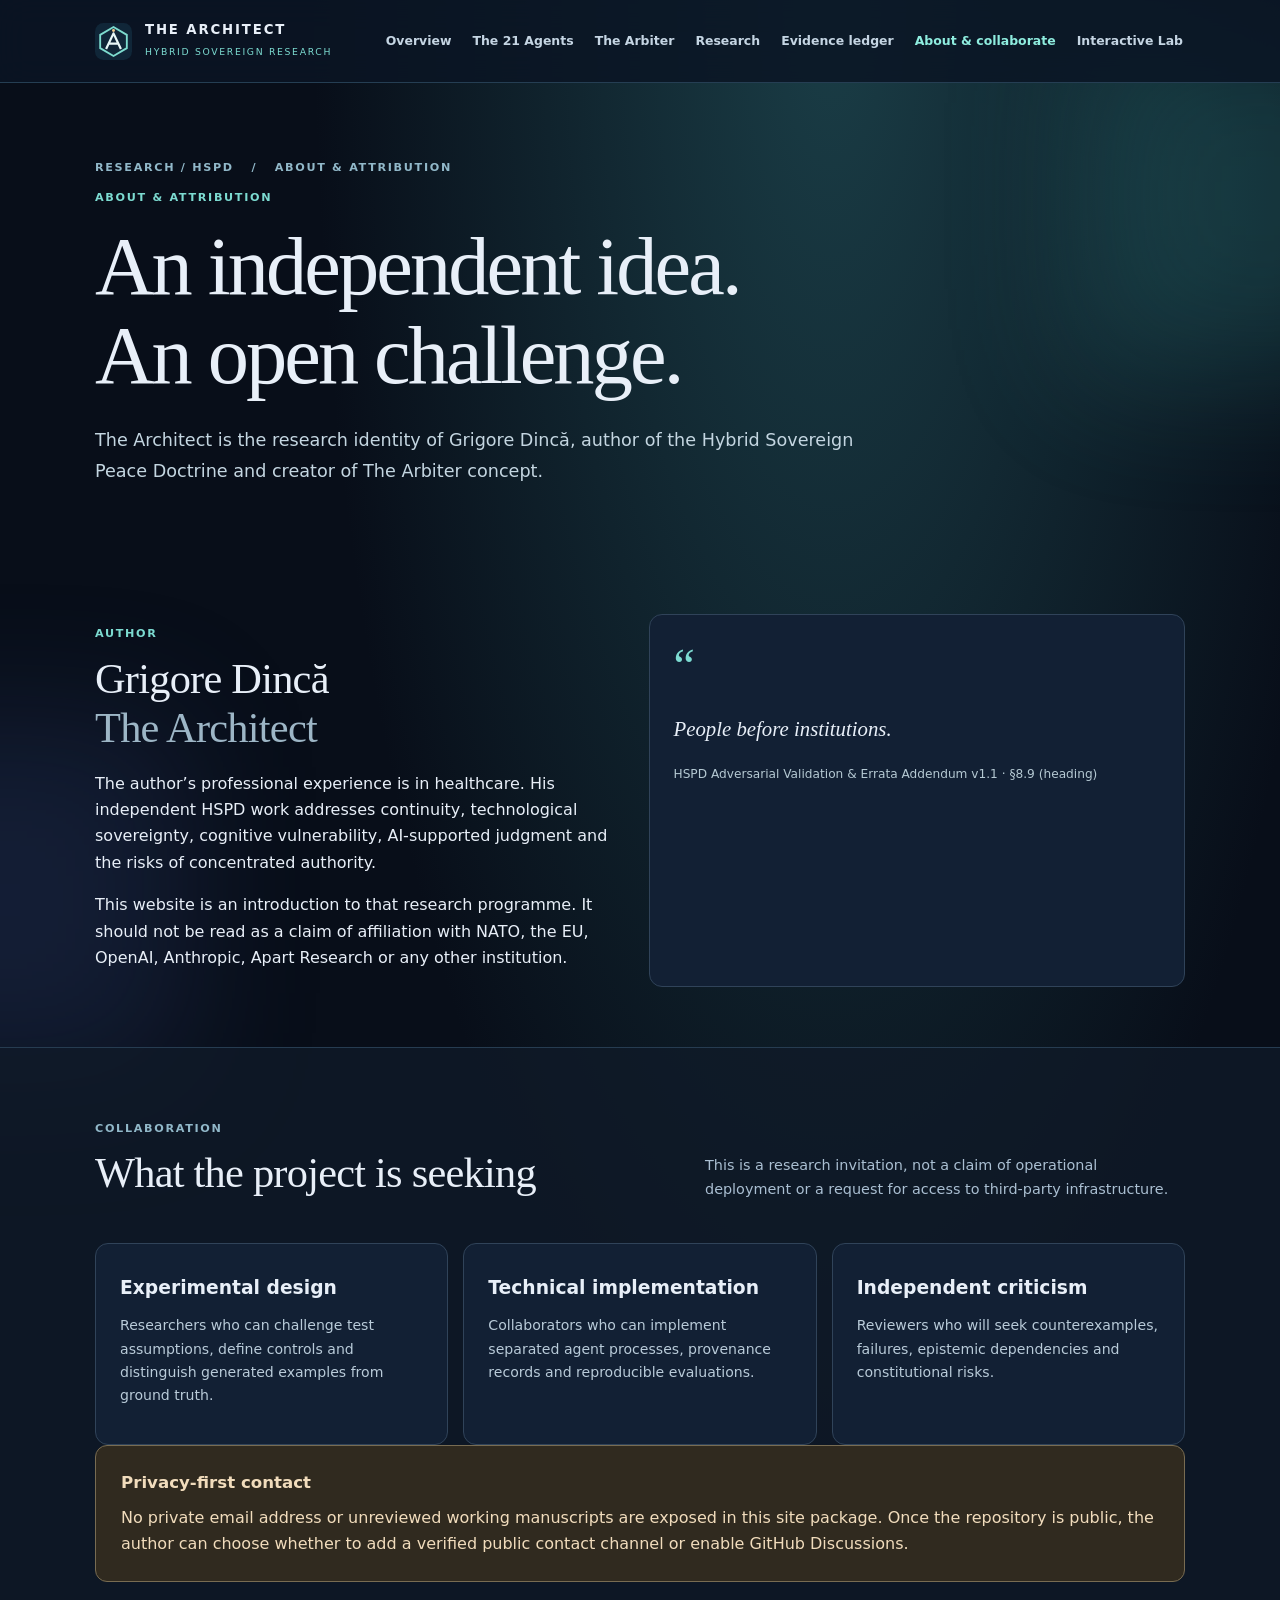
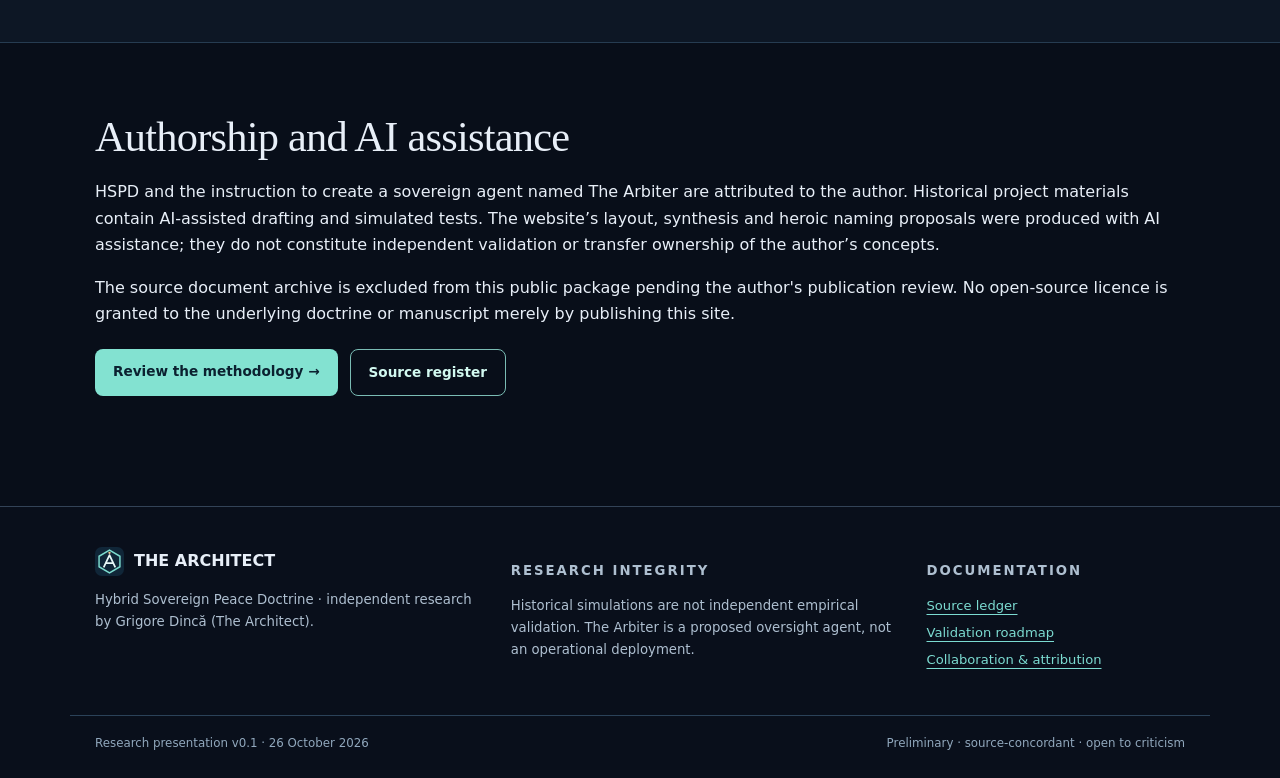
<file: about.html>
<!doctype html>
<html lang="en">
<head>
<meta charset="utf-8"><meta name="viewport" content="width=device-width, initial-scale=1">
<title>About the author & collaboration · The Architect / HSPD</title>
<meta name="description" content="Grigore Dincă (The Architect), authorship and research collaboration for HSPD and The Arbiter.">
<meta name="color-scheme" content="dark">
<meta property="og:title" content="About the author & collaboration — The Architect / HSPD">
<meta property="og:description" content="Grigore Dincă (The Architect), authorship and research collaboration for HSPD and The Arbiter.">
<meta property="og:type" content="website">
<link rel="icon" href="assets/emblem.svg" type="image/svg+xml">
<link rel="stylesheet" href="assets/styles.css">
<script src="assets/app.js" defer></script>
</head>
<body>
<a class="skip-link" href="#main">Skip to content</a>
<div class="ambient ambient-one" aria-hidden="true"></div><div class="ambient ambient-two" aria-hidden="true"></div>
<header class="site-header">
  <div class="header-wrap wrap">
    <a href="index.html" class="brand" aria-label="The Architect homepage">
      <img src="assets/emblem.svg" alt="" width="36" height="36">
      <span><strong>THE ARCHITECT</strong><small>HYBRID SOVEREIGN RESEARCH</small></span>
    </a>
    <button class="menu-toggle" type="button" aria-controls="site-nav" aria-expanded="false">Menu <span aria-hidden="true">☰</span></button>
    <nav id="site-nav" class="site-nav" aria-label="Main navigation">
    <a href="index.html" >Overview</a><a href="architecture.html" >The 21 Agents</a><a href="arbiter.html" >The Arbiter</a><a href="research.html" >Research</a><a href="evidence.html" >Evidence ledger</a><a href="about.html" aria-current="page">About & collaborate</a>
    </nav>
  </div>
</header>
<main id="main"><section class="page-hero wrap"><div class="breadcrumb">Research / HSPD <span aria-hidden="true">/</span> About & attribution</div><p class="eyebrow accent">About & attribution</p><h1>An independent idea.<br>An open challenge.</h1><p class="hero-description">The Architect is the research identity of Grigore Dincă, author of the Hybrid Sovereign Peace Doctrine and creator of The Arbiter concept.</p></section>
<section class="section wrap"><div class="about-grid"><div><p class="eyebrow accent">AUTHOR</p><h2>Grigore Dincă<br><span class="muted-heading">The Architect</span></h2><p>The author’s professional experience is in healthcare. His independent HSPD work addresses continuity, technological sovereignty, cognitive vulnerability, AI-supported judgment and the risks of concentrated authority.</p><p>This website is an introduction to that research programme. It should not be read as a claim of affiliation with NATO, the EU, OpenAI, Anthropic, Apart Research or any other institution.</p></div><div class="quote-panel"><span class="quote-glyph">“</span><blockquote>People before institutions.</blockquote><div class="quote-credit">HSPD Adversarial Validation & Errata Addendum v1.1 · §8.9 (heading)</div></div></div></section>
<section class="section section-tone"><div class="wrap"><div class="section-head"><div><p class="eyebrow">COLLABORATION</p><h2>What the project is seeking</h2></div><p class=section-intro>This is a research invitation, not a claim of operational deployment or a request for access to third-party infrastructure.</p></div>
<div class="three-col"><article class="feature-card"><h3>Experimental design</h3><p>Researchers who can challenge test assumptions, define controls and distinguish generated examples from ground truth.</p></article><article class="feature-card"><h3>Technical implementation</h3><p>Collaborators who can implement separated agent processes, provenance records and reproducible evaluations.</p></article><article class="feature-card"><h3>Independent criticism</h3><p>Reviewers who will seek counterexamples, failures, epistemic dependencies and constitutional risks.</p></article></div>
<div class="callout callout-amber"><strong>Privacy-first contact</strong><p>No private email address or unreviewed working manuscripts are exposed in this site package. Once the repository is public, the author can choose whether to add a verified public contact channel or enable GitHub Discussions.</p></div></div></section>
<section class="section wrap"><h2>Authorship and AI assistance</h2><p>HSPD and the instruction to create a sovereign agent named The Arbiter are attributed to the author. Historical project materials contain AI-assisted drafting and simulated tests. The website’s layout, synthesis and heroic naming proposals were produced with AI assistance; they do not constitute independent validation or transfer ownership of the author’s concepts.</p><p>The source document archive is excluded from this public package pending the author's publication review. No open-source licence is granted to the underlying doctrine or manuscript merely by publishing this site.</p><div class="action-row"><a class="btn btn-primary" href="research.html">Review the methodology →</a><a class="btn btn-outline" href="evidence.html">Source register</a></div></section></main>
<footer class="site-footer">
  <div class="wrap foot-grid">
    <div><div class="footer-mark"><img src="assets/emblem.svg" width="28" height="28" alt=""> <strong>THE ARCHITECT</strong></div><p>Hybrid Sovereign Peace Doctrine · independent research by Grigore Dincă (The Architect).</p></div>
    <div><p class="eyebrow">Research integrity</p><p>Historical simulations are not independent empirical validation. The Arbiter is a proposed oversight agent, not an operational deployment.</p></div>
    <div><p class="eyebrow">Documentation</p><a href="evidence.html">Source ledger</a><a href="research.html">Validation roadmap</a><a href="about.html">Collaboration & attribution</a></div>
  </div>
  <div class="wrap foot-bottom"><span>Research presentation v0.1 · 26 October 2026</span><span>Preliminary · source-concordant · open to criticism</span></div>
</footer>
</body></html>
</file>
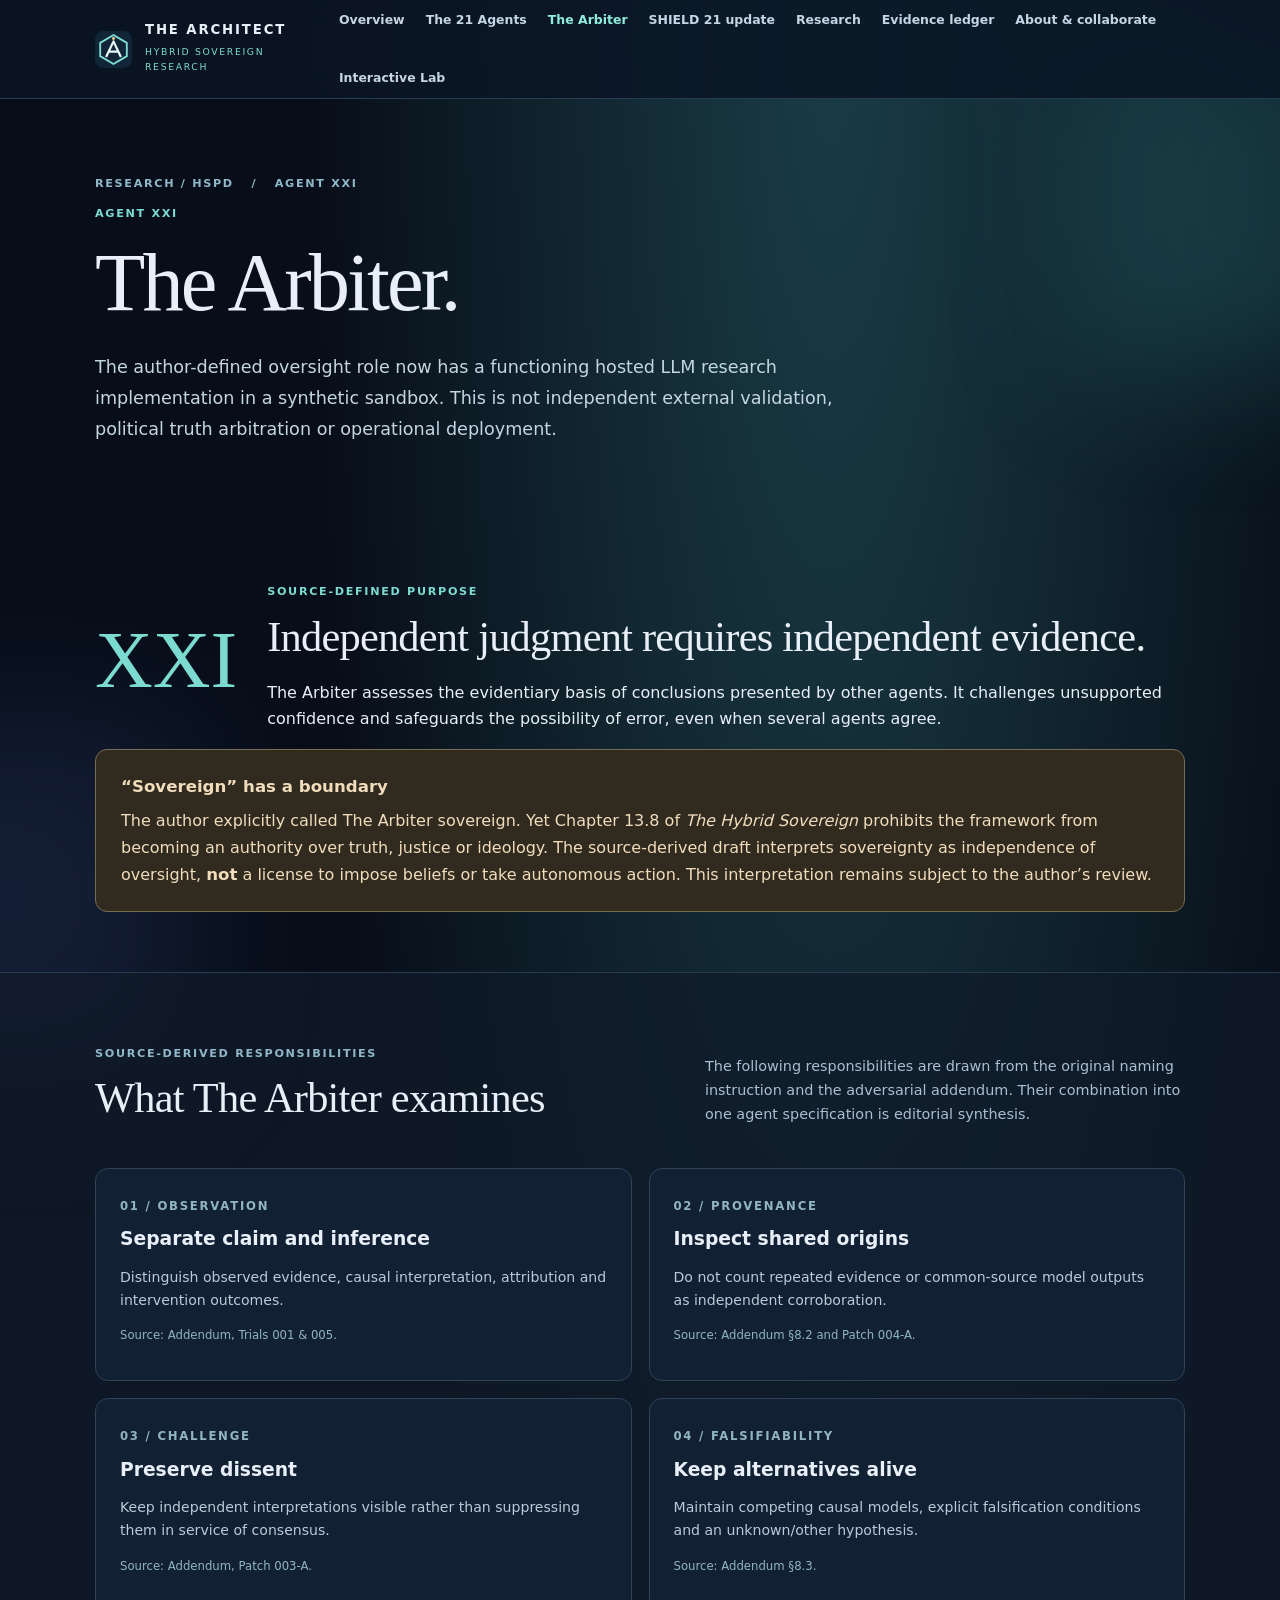
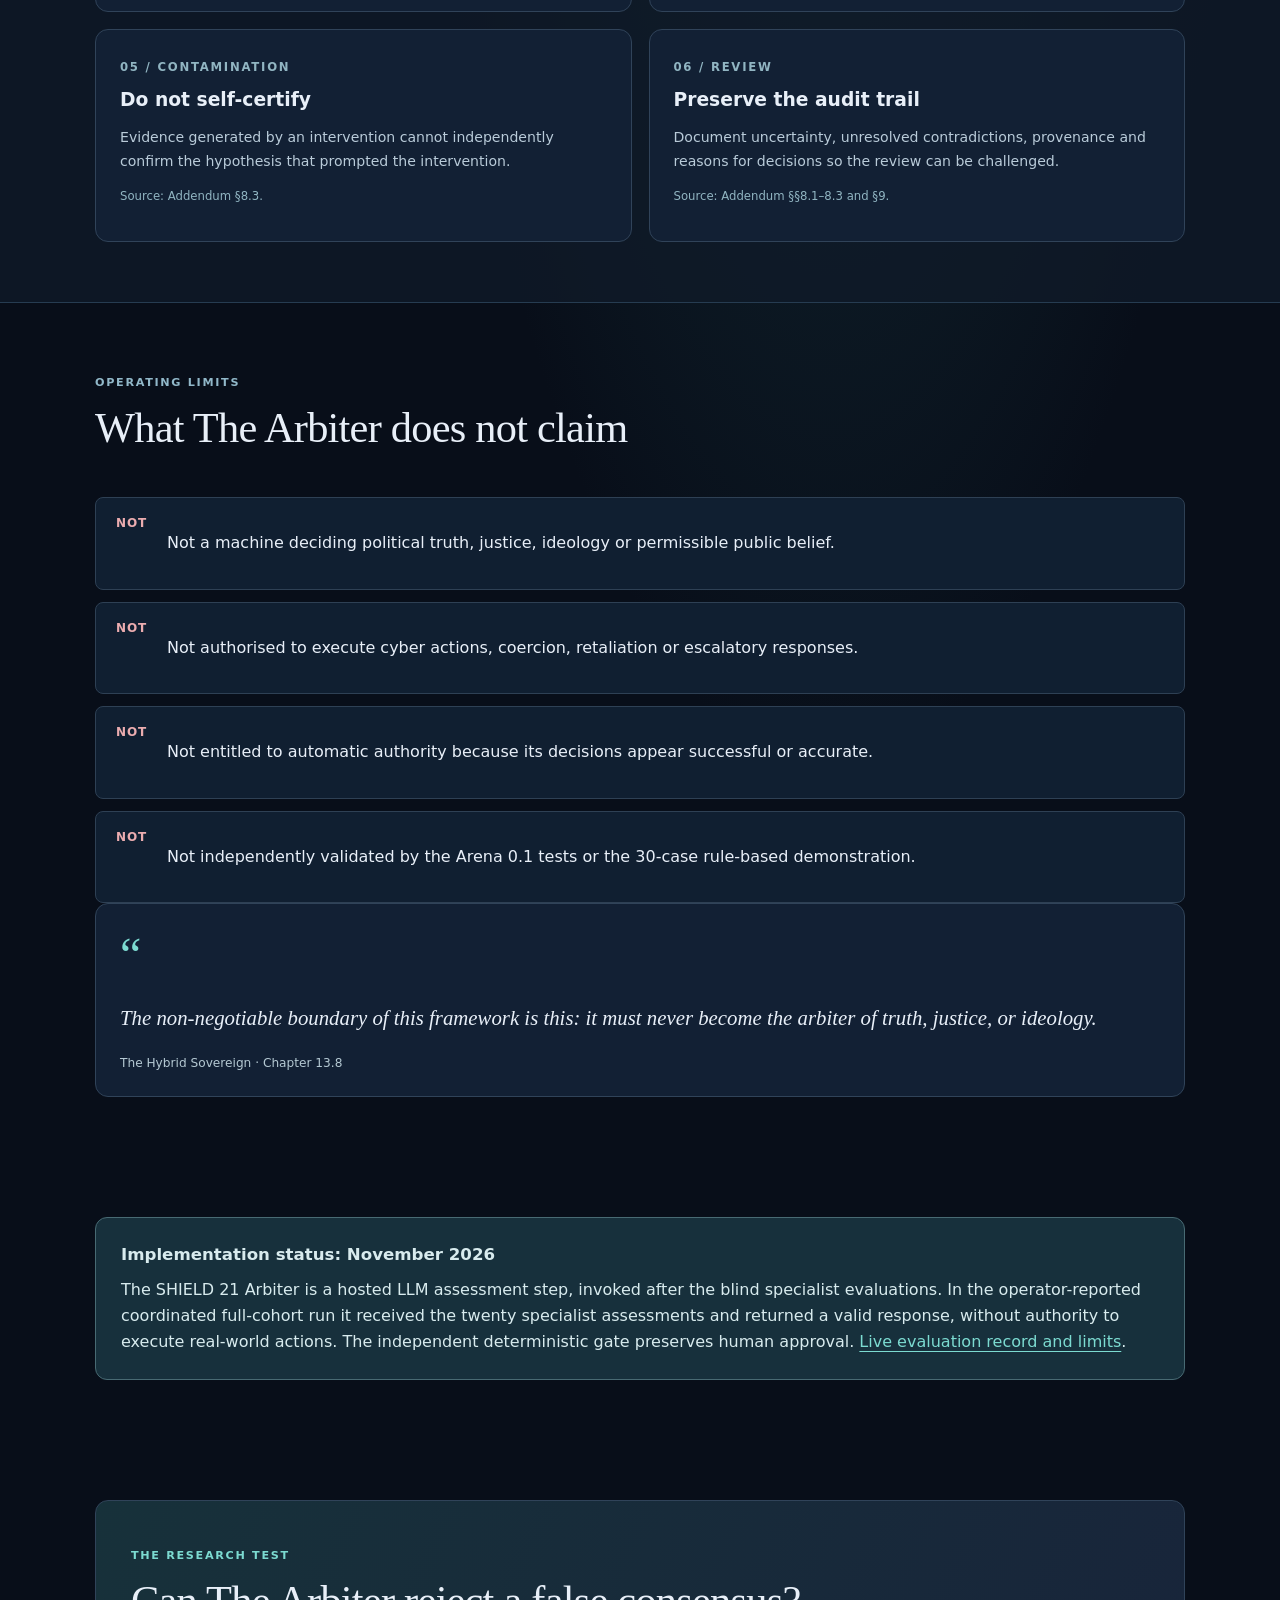
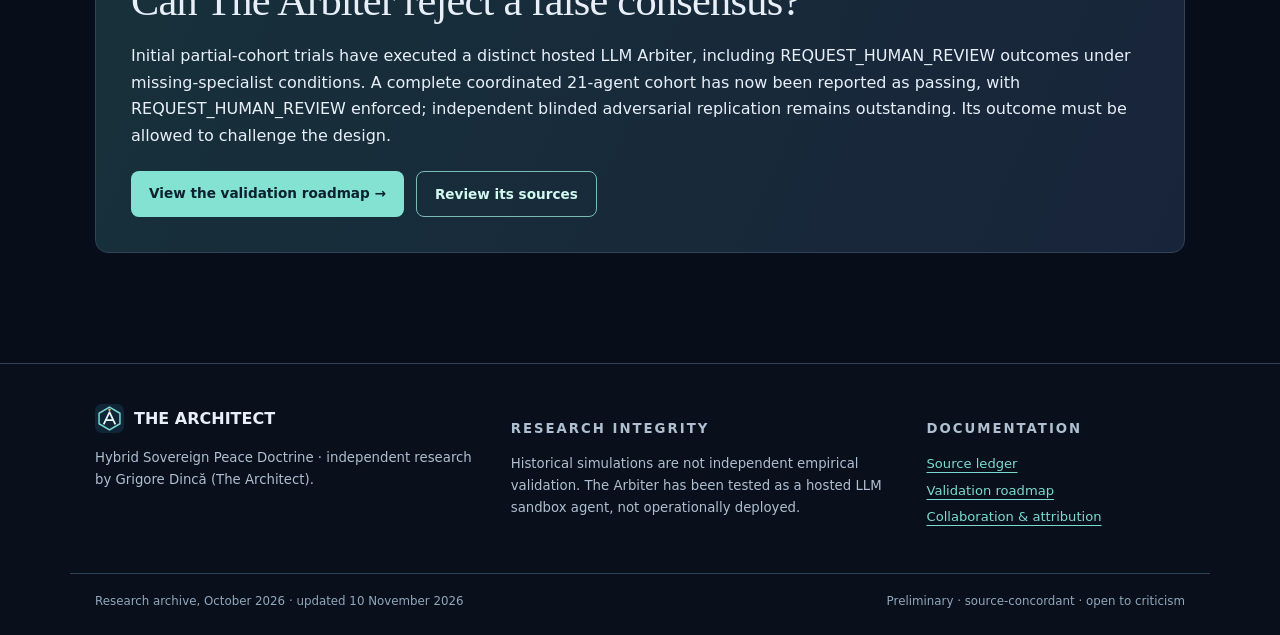
<file: arbiter.html>
<!doctype html>
<html lang="en">
<head>
<meta charset="utf-8"><meta name="viewport" content="width=device-width, initial-scale=1">
<title>The Arbiter · The Architect / HSPD</title>
<meta name="description" content="Source-derived mandate and constraints for The Arbiter, sovereign epistemic oversight concept within HSPD.">
<meta name="color-scheme" content="dark">
<meta property="og:title" content="The Arbiter — The Architect / HSPD">
<meta property="og:description" content="Source-derived mandate and constraints for The Arbiter, sovereign epistemic oversight concept within HSPD.">
<meta property="og:type" content="website">
<link rel="icon" href="assets/emblem.svg" type="image/svg+xml">
<link rel="stylesheet" href="assets/styles.css">
<script src="assets/app.js" defer></script>
</head>
<body>
<a class="skip-link" href="#main">Skip to content</a>
<div class="ambient ambient-one" aria-hidden="true"></div><div class="ambient ambient-two" aria-hidden="true"></div>
<header class="site-header">
  <div class="header-wrap wrap">
    <a href="index.html" class="brand" aria-label="The Architect homepage">
      <img src="assets/emblem.svg" alt="" width="36" height="36">
      <span><strong>THE ARCHITECT</strong><small>HYBRID SOVEREIGN RESEARCH</small></span>
    </a>
    <button class="menu-toggle" type="button" aria-controls="site-nav" aria-expanded="false">Menu <span aria-hidden="true">☰</span></button>
    <nav id="site-nav" class="site-nav" aria-label="Main navigation">
    <a href="index.html" >Overview</a><a href="architecture.html" >The 21 Agents</a><a href="arbiter.html" aria-current="page">The Arbiter</a><a href="shield21.html">SHIELD 21 update</a><a href="research.html" >Research</a><a href="evidence.html" >Evidence ledger</a><a href="about.html" >About & collaborate</a>
    </nav>
  </div>
</header>
<main id="main"><section class="page-hero wrap"><div class="breadcrumb">Research / HSPD <span aria-hidden="true">/</span> Agent XXI</div><p class="eyebrow accent">Agent XXI</p><h1>The Arbiter.</h1><p class="hero-description">The author-defined oversight role now has a functioning hosted LLM research implementation in a synthetic sandbox. This is not independent external validation, political truth arbitration or operational deployment.</p></section>
<section class="section wrap"><div class="arbiter-lede"><span class="roman">XXI</span><div><p class="eyebrow accent">SOURCE-DEFINED PURPOSE</p><h2>Independent judgment requires independent evidence.</h2><p>The Arbiter assesses the evidentiary basis of conclusions presented by other agents. It challenges unsupported confidence and safeguards the possibility of error, even when several agents agree.</p></div></div><div class="callout callout-amber"><strong>“Sovereign” has a boundary</strong><p>The author explicitly called The Arbiter sovereign. Yet Chapter 13.8 of <em>The Hybrid Sovereign</em> prohibits the framework from becoming an authority over truth, justice or ideology. The source-derived draft interprets sovereignty as independence of oversight, <strong>not</strong> a license to impose beliefs or take autonomous action. This interpretation remains subject to the author’s review.</p></div></section>
<section class="section section-tone"><div class="wrap"><div class="section-head"><div><p class="eyebrow">SOURCE-DERIVED RESPONSIBILITIES</p><h2>What The Arbiter examines</h2></div><p class=section-intro>The following responsibilities are drawn from the original naming instruction and the adversarial addendum. Their combination into one agent specification is editorial synthesis.</p></div>
<div class="two-col">
 <article class="feature-card"><span class="card-index">01 / OBSERVATION</span><h3>Separate claim and inference</h3><p>Distinguish observed evidence, causal interpretation, attribution and intervention outcomes.</p><p class="source-note">Source: Addendum, Trials 001 & 005.</p></article>
 <article class="feature-card"><span class="card-index">02 / PROVENANCE</span><h3>Inspect shared origins</h3><p>Do not count repeated evidence or common-source model outputs as independent corroboration.</p><p class="source-note">Source: Addendum §8.2 and Patch 004-A.</p></article>
 <article class="feature-card"><span class="card-index">03 / CHALLENGE</span><h3>Preserve dissent</h3><p>Keep independent interpretations visible rather than suppressing them in service of consensus.</p><p class="source-note">Source: Addendum, Patch 003-A.</p></article>
 <article class="feature-card"><span class="card-index">04 / FALSIFIABILITY</span><h3>Keep alternatives alive</h3><p>Maintain competing causal models, explicit falsification conditions and an unknown/other hypothesis.</p><p class="source-note">Source: Addendum §8.3.</p></article>
 <article class="feature-card"><span class="card-index">05 / CONTAMINATION</span><h3>Do not self-certify</h3><p>Evidence generated by an intervention cannot independently confirm the hypothesis that prompted the intervention.</p><p class="source-note">Source: Addendum §8.3.</p></article>
 <article class="feature-card"><span class="card-index">06 / REVIEW</span><h3>Preserve the audit trail</h3><p>Document uncertainty, unresolved contradictions, provenance and reasons for decisions so the review can be challenged.</p><p class="source-note">Source: Addendum §§8.1–8.3 and §9.</p></article>
</div></div></section>
<section class="section wrap"><div class="section-head"><div><p class="eyebrow">OPERATING LIMITS</p><h2>What The Arbiter does not claim</h2></div></div>
<div class="limit-list"><div><span class="deny">NOT</span><p>Not a machine deciding political truth, justice, ideology or permissible public belief.</p></div><div><span class="deny">NOT</span><p>Not authorised to execute cyber actions, coercion, retaliation or escalatory responses.</p></div><div><span class="deny">NOT</span><p>Not entitled to automatic authority because its decisions appear successful or accurate.</p></div><div><span class="deny">NOT</span><p>Not independently validated by the Arena 0.1 tests or the 30-case rule-based demonstration.</p></div></div>
<div class="quote-panel light"><span class="quote-glyph">“</span><blockquote>The non-negotiable boundary of this framework is this: it must never become the arbiter of truth, justice, or ideology.</blockquote><div class="quote-credit">The Hybrid Sovereign · Chapter 13.8</div></div></section>
<section class="section wrap"><div class="callout"><strong>Implementation status: November 2026</strong><p>The SHIELD 21 Arbiter is a hosted LLM assessment step, invoked after the blind specialist evaluations. In the operator-reported coordinated full-cohort run it received the twenty specialist assessments and returned a valid response, without authority to execute real-world actions. The independent deterministic gate preserves human approval. <a href="shield21.html">Live evaluation record and limits</a>.</p></div></section>
<section class="section wrap"><div class="closing"><p class="eyebrow accent">THE RESEARCH TEST</p><h2>Can The Arbiter reject a false consensus?</h2><p>Initial partial-cohort trials have executed a distinct hosted LLM Arbiter, including REQUEST_HUMAN_REVIEW outcomes under missing-specialist conditions. A complete coordinated 21-agent cohort has now been reported as passing, with REQUEST_HUMAN_REVIEW enforced; independent blinded adversarial replication remains outstanding. Its outcome must be allowed to challenge the design.</p><div class="action-row"><a class="btn btn-primary" href="research.html">View the validation roadmap →</a><a class="btn btn-outline" href="evidence.html">Review its sources</a></div></div></section></main>
<footer class="site-footer">
  <div class="wrap foot-grid">
    <div><div class="footer-mark"><img src="assets/emblem.svg" width="28" height="28" alt=""> <strong>THE ARCHITECT</strong></div><p>Hybrid Sovereign Peace Doctrine · independent research by Grigore Dincă (The Architect).</p></div>
    <div><p class="eyebrow">Research integrity</p><p>Historical simulations are not independent empirical validation. The Arbiter has been tested as a hosted LLM sandbox agent, not operationally deployed.</p></div>
    <div><p class="eyebrow">Documentation</p><a href="evidence.html">Source ledger</a><a href="research.html">Validation roadmap</a><a href="about.html">Collaboration & attribution</a></div>
  </div>
  <div class="wrap foot-bottom"><span>Research archive, October 2026 · updated 10 November 2026</span><span>Preliminary · source-concordant · open to criticism</span></div>
</footer>
</body></html>
</file>
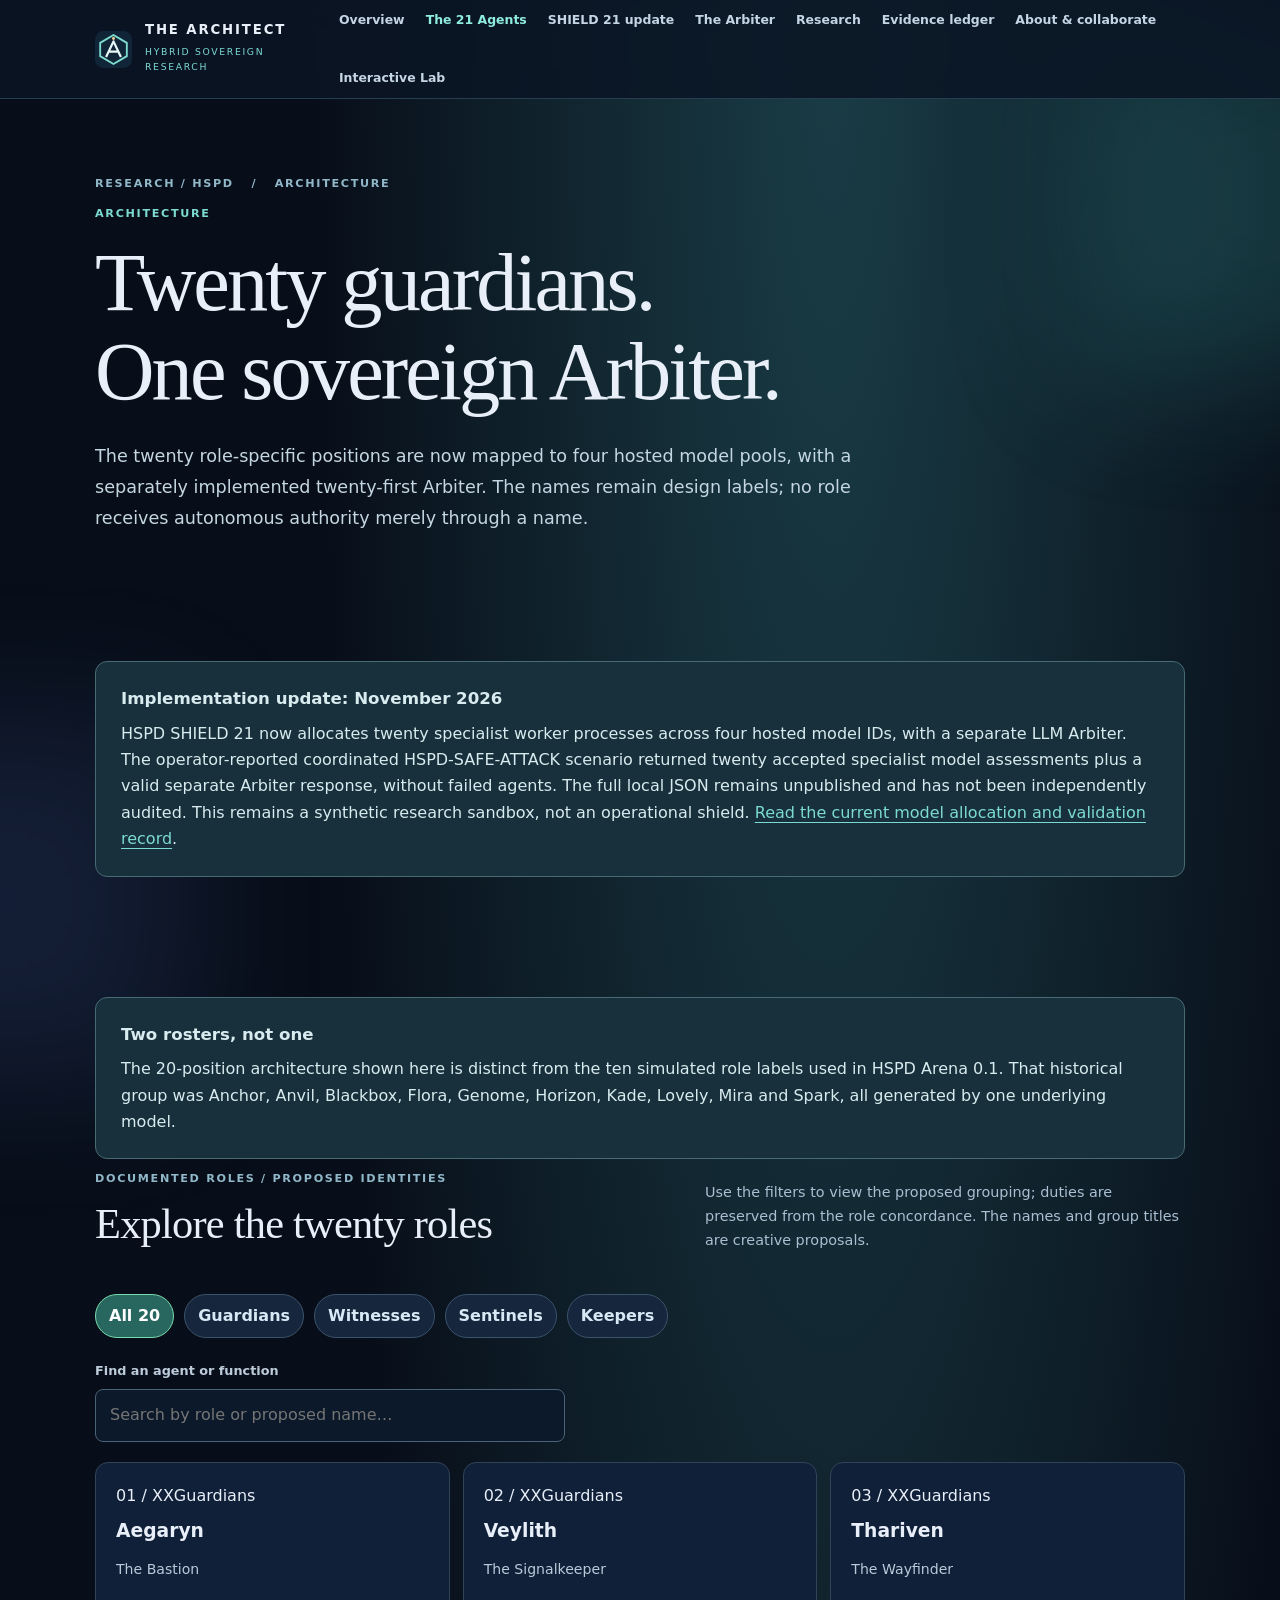
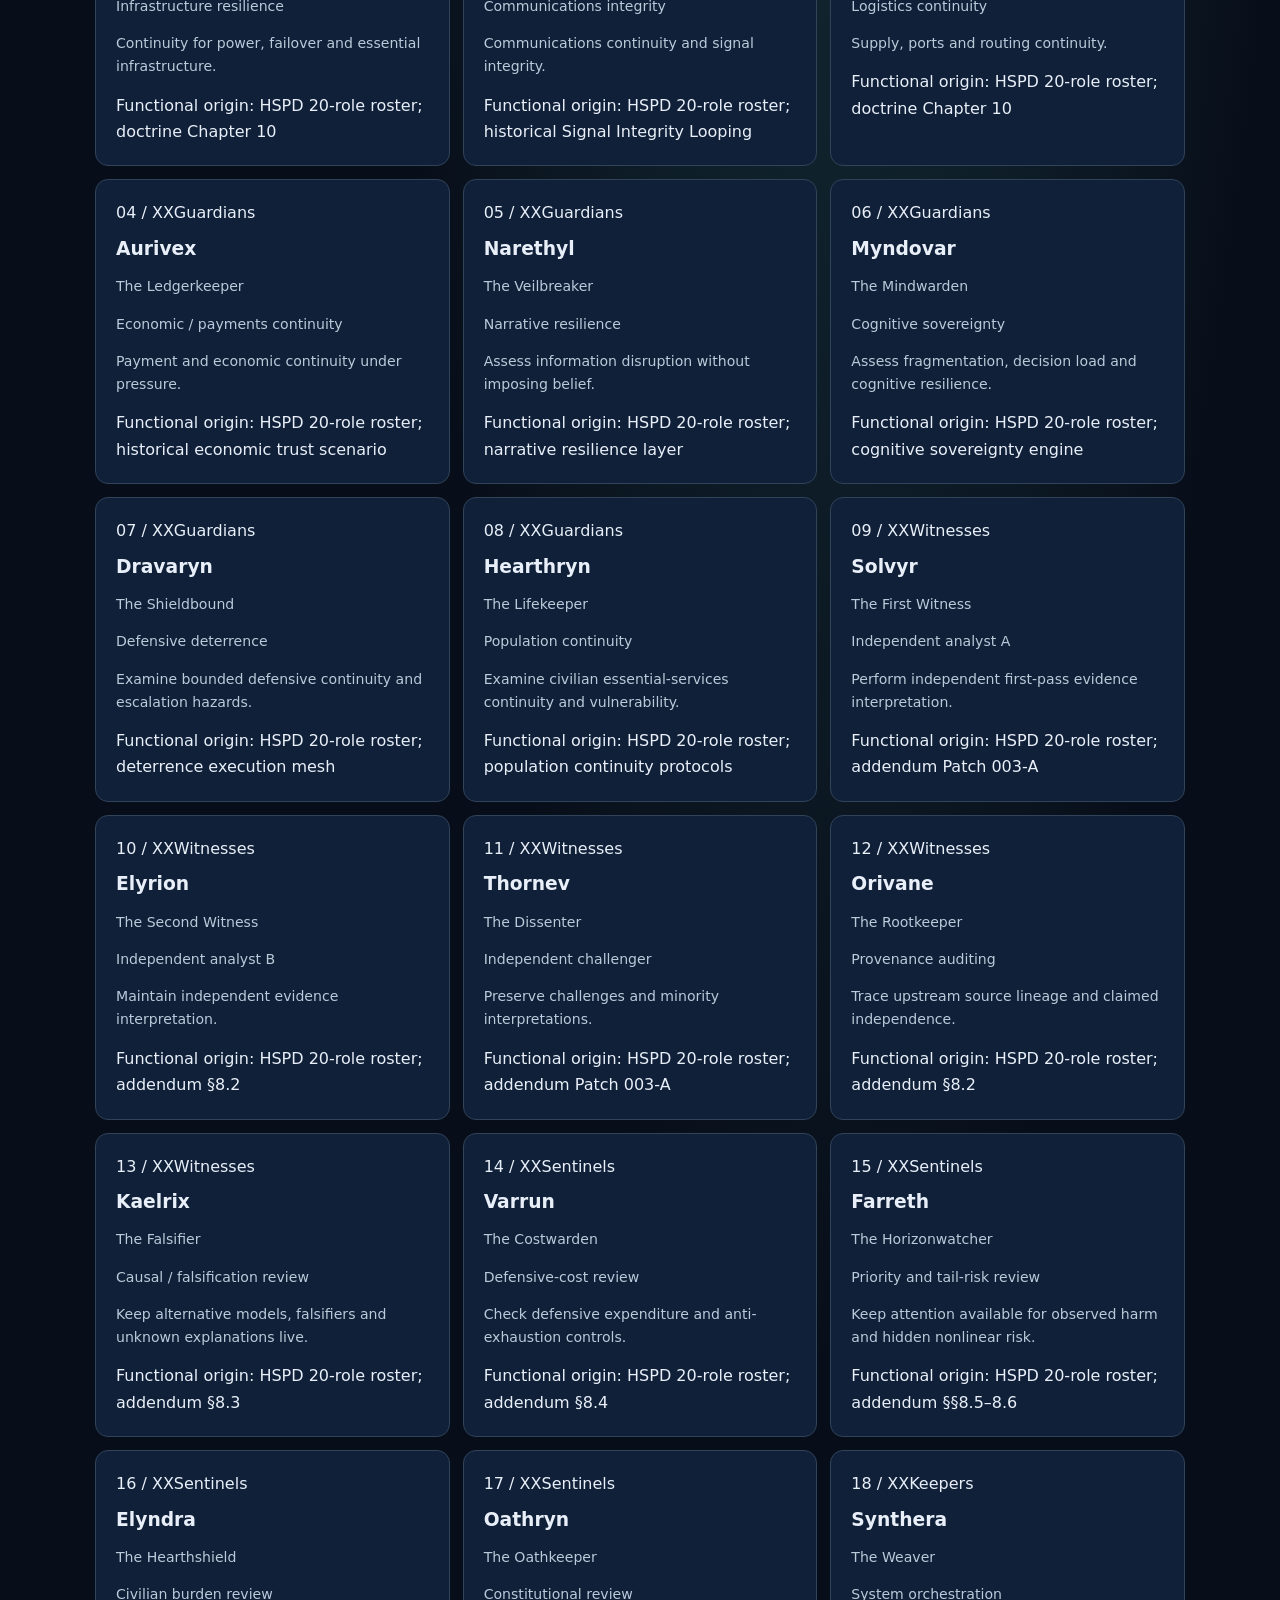
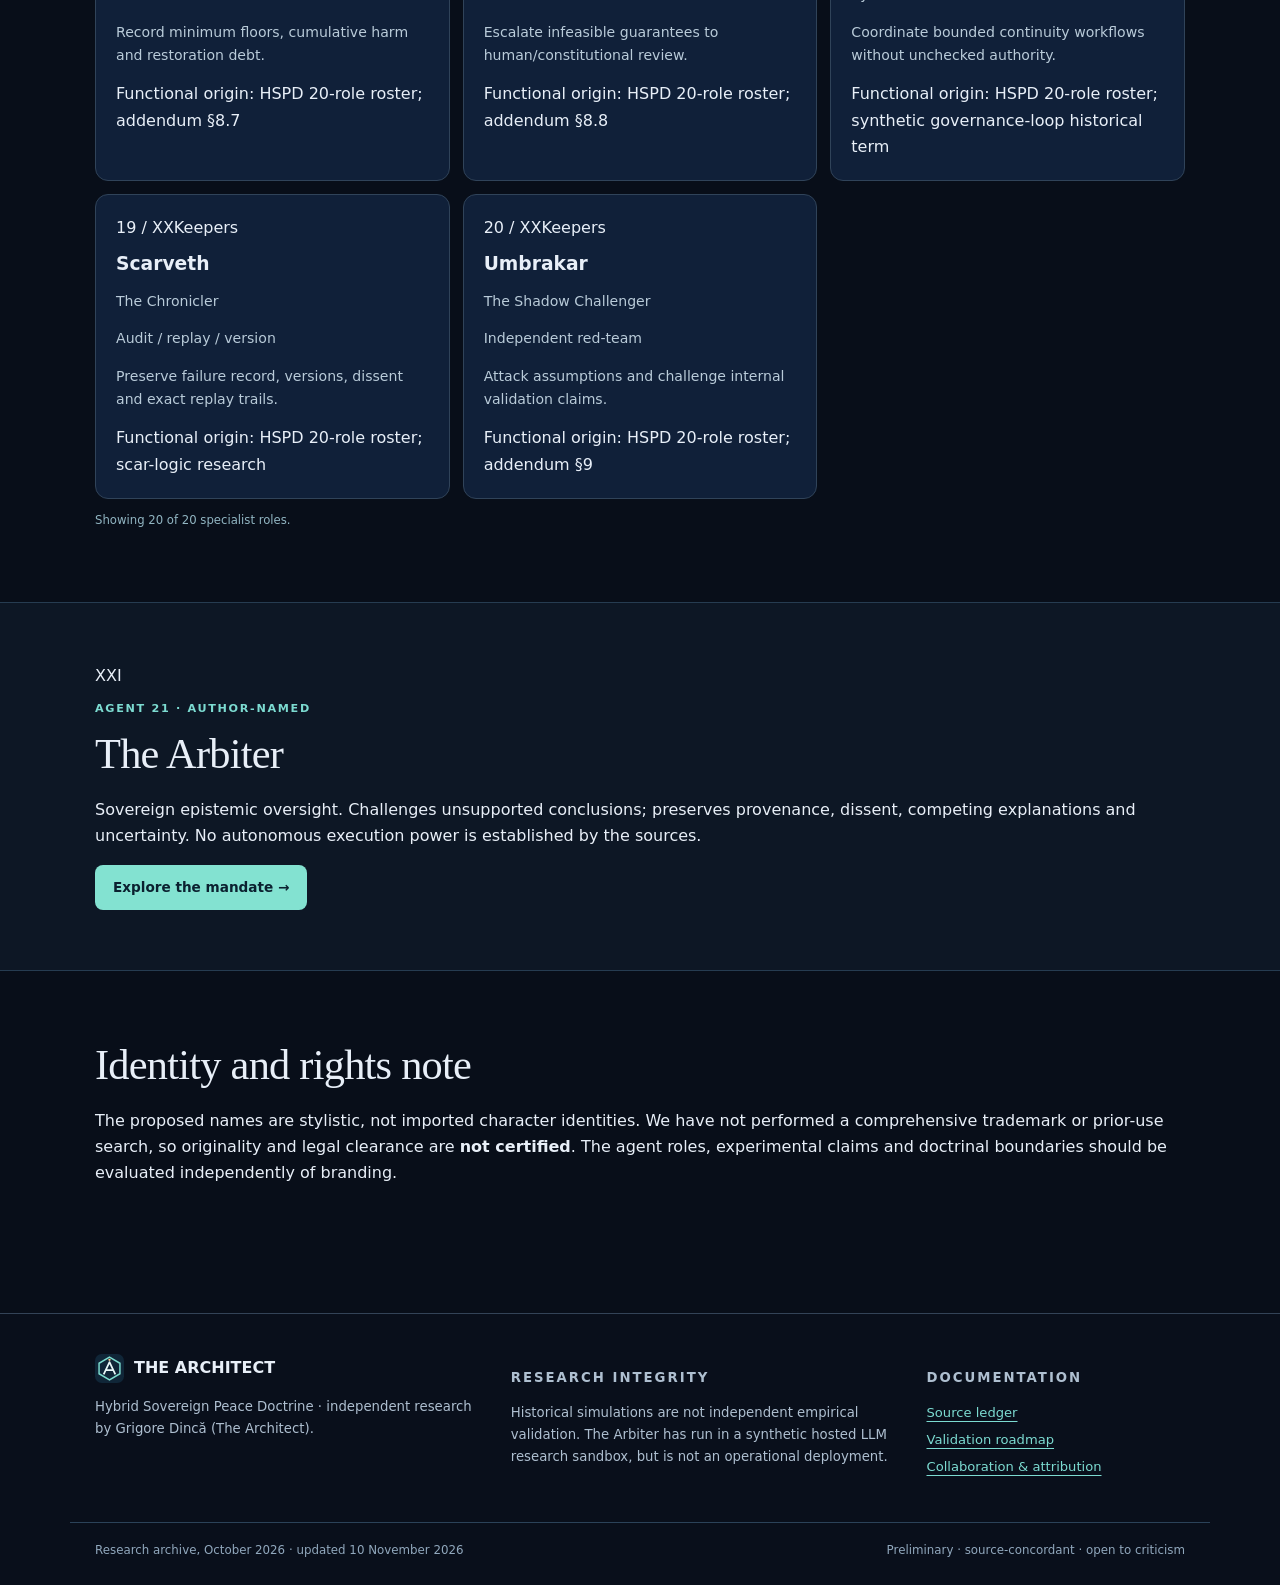
<file: architecture.html>
<!doctype html>
<html lang="en">
<head>
<meta charset="utf-8"><meta name="viewport" content="width=device-width, initial-scale=1">
<title>21-agent architecture · The Architect / HSPD</title>
<meta name="description" content="Twenty function-preserving heroic identities and The Arbiter: an evidence-conscious proposed HSPD agent roster.">
<meta name="color-scheme" content="dark">
<meta property="og:title" content="21-agent architecture — The Architect / HSPD">
<meta property="og:description" content="Twenty function-preserving heroic identities and The Arbiter: an evidence-conscious proposed HSPD agent roster.">
<meta property="og:type" content="website">
<link rel="icon" href="assets/emblem.svg" type="image/svg+xml">
<link rel="stylesheet" href="assets/styles.css">
<script src="assets/app.js" defer></script>
</head>
<body>
<a class="skip-link" href="#main">Skip to content</a>
<div class="ambient ambient-one" aria-hidden="true"></div><div class="ambient ambient-two" aria-hidden="true"></div>
<header class="site-header">
  <div class="header-wrap wrap">
    <a href="index.html" class="brand" aria-label="The Architect homepage">
      <img src="assets/emblem.svg" alt="" width="36" height="36">
      <span><strong>THE ARCHITECT</strong><small>HYBRID SOVEREIGN RESEARCH</small></span>
    </a>
    <button class="menu-toggle" type="button" aria-controls="site-nav" aria-expanded="false">Menu <span aria-hidden="true">☰</span></button>
    <nav id="site-nav" class="site-nav" aria-label="Main navigation">
    <a href="index.html" >Overview</a><a href="architecture.html" aria-current="page">The 21 Agents</a><a href="shield21.html">SHIELD 21 update</a><a href="arbiter.html" >The Arbiter</a><a href="research.html" >Research</a><a href="evidence.html" >Evidence ledger</a><a href="about.html" >About & collaborate</a>
    </nav>
  </div>
</header>
<main id="main"><section class="page-hero wrap"><div class="breadcrumb">Research / HSPD <span aria-hidden="true">/</span> Architecture</div><p class="eyebrow accent">Architecture</p><h1>Twenty guardians.<br>One sovereign Arbiter.</h1><p class="hero-description">The twenty role-specific positions are now mapped to four hosted model pools, with a separately implemented twenty-first Arbiter. The names remain design labels; no role receives autonomous authority merely through a name.</p></section><section class="section wrap"><div class="callout"><strong>Implementation update: November 2026</strong><p>HSPD SHIELD 21 now allocates twenty specialist worker processes across four hosted model IDs, with a separate LLM Arbiter. The operator-reported coordinated HSPD-SAFE-ATTACK scenario returned twenty accepted specialist model assessments plus a valid separate Arbiter response, without failed agents. The full local JSON remains unpublished and has not been independently audited. This remains a synthetic research sandbox, not an operational shield. <a href="shield21.html">Read the current model allocation and validation record</a>.</p></div></section>
<section class="section wrap"><div class="callout"><strong>Two rosters, not one</strong><p>The 20-position architecture shown here is distinct from the ten simulated role labels used in HSPD Arena 0.1. That historical group was Anchor, Anvil, Blackbox, Flora, Genome, Horizon, Kade, Lovely, Mira and Spark, all generated by one underlying model.</p></div><div class="section-head"><div><p class="eyebrow">DOCUMENTED ROLES / PROPOSED IDENTITIES</p><h2>Explore the twenty roles</h2></div><p class=section-intro>Use the filters to view the proposed grouping; duties are preserved from the role concordance. The names and group titles are creative proposals.</p></div>
<div class="filter-bar" role="group" aria-label="Filter agents"><button class="filter is-active" data-filter="All" aria-pressed="true">All 20</button><button class="filter" data-filter="Guardians" aria-pressed="false">Guardians</button><button class="filter" data-filter="Witnesses" aria-pressed="false">Witnesses</button><button class="filter" data-filter="Sentinels" aria-pressed="false">Sentinels</button><button class="filter" data-filter="Keepers" aria-pressed="false">Keepers</button></div>
<label class="search-label" for="agent-search">Find an agent or function</label><input type="search" id="agent-search" class="agent-search" placeholder="Search by role or proposed name…" autocomplete="off"><div class="agent-grid" id="agent-grid"><article class="agent-card" data-agent="aegaryn the bastion infrastructure resilience continuity for power, failover and essential infrastructure guardians" data-group="Guardians">
 <div class="agent-top"><span class="agent-num">01 / XX</span><span class="agent-group">Guardians</span></div><h3>Aegaryn</h3><p class="agent-title">The Bastion</p><p class="agent-role">Infrastructure resilience</p><p class="agent-summary">Continuity for power, failover and essential infrastructure.</p><div class="agent-source">Functional origin: HSPD 20-role roster; doctrine Chapter 10</div></article><article class="agent-card" data-agent="veylith the signalkeeper communications integrity communications continuity and signal integrity guardians" data-group="Guardians">
 <div class="agent-top"><span class="agent-num">02 / XX</span><span class="agent-group">Guardians</span></div><h3>Veylith</h3><p class="agent-title">The Signalkeeper</p><p class="agent-role">Communications integrity</p><p class="agent-summary">Communications continuity and signal integrity.</p><div class="agent-source">Functional origin: HSPD 20-role roster; historical Signal Integrity Looping</div></article><article class="agent-card" data-agent="thariven the wayfinder logistics continuity supply, ports and routing continuity guardians" data-group="Guardians">
 <div class="agent-top"><span class="agent-num">03 / XX</span><span class="agent-group">Guardians</span></div><h3>Thariven</h3><p class="agent-title">The Wayfinder</p><p class="agent-role">Logistics continuity</p><p class="agent-summary">Supply, ports and routing continuity.</p><div class="agent-source">Functional origin: HSPD 20-role roster; doctrine Chapter 10</div></article><article class="agent-card" data-agent="aurivex the ledgerkeeper economic / payments continuity payment and economic continuity under pressure guardians" data-group="Guardians">
 <div class="agent-top"><span class="agent-num">04 / XX</span><span class="agent-group">Guardians</span></div><h3>Aurivex</h3><p class="agent-title">The Ledgerkeeper</p><p class="agent-role">Economic / payments continuity</p><p class="agent-summary">Payment and economic continuity under pressure.</p><div class="agent-source">Functional origin: HSPD 20-role roster; historical economic trust scenario</div></article><article class="agent-card" data-agent="narethyl the veilbreaker narrative resilience assess information disruption without imposing belief guardians" data-group="Guardians">
 <div class="agent-top"><span class="agent-num">05 / XX</span><span class="agent-group">Guardians</span></div><h3>Narethyl</h3><p class="agent-title">The Veilbreaker</p><p class="agent-role">Narrative resilience</p><p class="agent-summary">Assess information disruption without imposing belief.</p><div class="agent-source">Functional origin: HSPD 20-role roster; narrative resilience layer</div></article><article class="agent-card" data-agent="myndovar the mindwarden cognitive sovereignty assess fragmentation, decision load and cognitive resilience guardians" data-group="Guardians">
 <div class="agent-top"><span class="agent-num">06 / XX</span><span class="agent-group">Guardians</span></div><h3>Myndovar</h3><p class="agent-title">The Mindwarden</p><p class="agent-role">Cognitive sovereignty</p><p class="agent-summary">Assess fragmentation, decision load and cognitive resilience.</p><div class="agent-source">Functional origin: HSPD 20-role roster; cognitive sovereignty engine</div></article><article class="agent-card" data-agent="dravaryn the shieldbound defensive deterrence examine bounded defensive continuity and escalation hazards guardians" data-group="Guardians">
 <div class="agent-top"><span class="agent-num">07 / XX</span><span class="agent-group">Guardians</span></div><h3>Dravaryn</h3><p class="agent-title">The Shieldbound</p><p class="agent-role">Defensive deterrence</p><p class="agent-summary">Examine bounded defensive continuity and escalation hazards.</p><div class="agent-source">Functional origin: HSPD 20-role roster; deterrence execution mesh</div></article><article class="agent-card" data-agent="hearthryn the lifekeeper population continuity examine civilian essential-services continuity and vulnerability guardians" data-group="Guardians">
 <div class="agent-top"><span class="agent-num">08 / XX</span><span class="agent-group">Guardians</span></div><h3>Hearthryn</h3><p class="agent-title">The Lifekeeper</p><p class="agent-role">Population continuity</p><p class="agent-summary">Examine civilian essential-services continuity and vulnerability.</p><div class="agent-source">Functional origin: HSPD 20-role roster; population continuity protocols</div></article><article class="agent-card" data-agent="solvyr the first witness independent analyst a perform independent first-pass evidence interpretation witnesses" data-group="Witnesses">
 <div class="agent-top"><span class="agent-num">09 / XX</span><span class="agent-group">Witnesses</span></div><h3>Solvyr</h3><p class="agent-title">The First Witness</p><p class="agent-role">Independent analyst A</p><p class="agent-summary">Perform independent first-pass evidence interpretation.</p><div class="agent-source">Functional origin: HSPD 20-role roster; addendum Patch 003-A</div></article><article class="agent-card" data-agent="elyrion the second witness independent analyst b maintain independent evidence interpretation witnesses" data-group="Witnesses">
 <div class="agent-top"><span class="agent-num">10 / XX</span><span class="agent-group">Witnesses</span></div><h3>Elyrion</h3><p class="agent-title">The Second Witness</p><p class="agent-role">Independent analyst B</p><p class="agent-summary">Maintain independent evidence interpretation.</p><div class="agent-source">Functional origin: HSPD 20-role roster; addendum §8.2</div></article><article class="agent-card" data-agent="thornev the dissenter independent challenger preserve challenges and minority interpretations witnesses" data-group="Witnesses">
 <div class="agent-top"><span class="agent-num">11 / XX</span><span class="agent-group">Witnesses</span></div><h3>Thornev</h3><p class="agent-title">The Dissenter</p><p class="agent-role">Independent challenger</p><p class="agent-summary">Preserve challenges and minority interpretations.</p><div class="agent-source">Functional origin: HSPD 20-role roster; addendum Patch 003-A</div></article><article class="agent-card" data-agent="orivane the rootkeeper provenance auditing trace upstream source lineage and claimed independence witnesses" data-group="Witnesses">
 <div class="agent-top"><span class="agent-num">12 / XX</span><span class="agent-group">Witnesses</span></div><h3>Orivane</h3><p class="agent-title">The Rootkeeper</p><p class="agent-role">Provenance auditing</p><p class="agent-summary">Trace upstream source lineage and claimed independence.</p><div class="agent-source">Functional origin: HSPD 20-role roster; addendum §8.2</div></article><article class="agent-card" data-agent="kaelrix the falsifier causal / falsification review keep alternative models, falsifiers and unknown explanations live witnesses" data-group="Witnesses">
 <div class="agent-top"><span class="agent-num">13 / XX</span><span class="agent-group">Witnesses</span></div><h3>Kaelrix</h3><p class="agent-title">The Falsifier</p><p class="agent-role">Causal / falsification review</p><p class="agent-summary">Keep alternative models, falsifiers and unknown explanations live.</p><div class="agent-source">Functional origin: HSPD 20-role roster; addendum §8.3</div></article><article class="agent-card" data-agent="varrun the costwarden defensive-cost review check defensive expenditure and anti-exhaustion controls sentinels" data-group="Sentinels">
 <div class="agent-top"><span class="agent-num">14 / XX</span><span class="agent-group">Sentinels</span></div><h3>Varrun</h3><p class="agent-title">The Costwarden</p><p class="agent-role">Defensive-cost review</p><p class="agent-summary">Check defensive expenditure and anti-exhaustion controls.</p><div class="agent-source">Functional origin: HSPD 20-role roster; addendum §8.4</div></article><article class="agent-card" data-agent="farreth the horizonwatcher priority and tail-risk review keep attention available for observed harm and hidden nonlinear risk sentinels" data-group="Sentinels">
 <div class="agent-top"><span class="agent-num">15 / XX</span><span class="agent-group">Sentinels</span></div><h3>Farreth</h3><p class="agent-title">The Horizonwatcher</p><p class="agent-role">Priority and tail-risk review</p><p class="agent-summary">Keep attention available for observed harm and hidden nonlinear risk.</p><div class="agent-source">Functional origin: HSPD 20-role roster; addendum §§8.5–8.6</div></article><article class="agent-card" data-agent="elyndra the hearthshield civilian burden review record minimum floors, cumulative harm and restoration debt sentinels" data-group="Sentinels">
 <div class="agent-top"><span class="agent-num">16 / XX</span><span class="agent-group">Sentinels</span></div><h3>Elyndra</h3><p class="agent-title">The Hearthshield</p><p class="agent-role">Civilian burden review</p><p class="agent-summary">Record minimum floors, cumulative harm and restoration debt.</p><div class="agent-source">Functional origin: HSPD 20-role roster; addendum §8.7</div></article><article class="agent-card" data-agent="oathryn the oathkeeper constitutional review escalate infeasible guarantees to human/constitutional review sentinels" data-group="Sentinels">
 <div class="agent-top"><span class="agent-num">17 / XX</span><span class="agent-group">Sentinels</span></div><h3>Oathryn</h3><p class="agent-title">The Oathkeeper</p><p class="agent-role">Constitutional review</p><p class="agent-summary">Escalate infeasible guarantees to human/constitutional review.</p><div class="agent-source">Functional origin: HSPD 20-role roster; addendum §8.8</div></article><article class="agent-card" data-agent="synthera the weaver system orchestration coordinate bounded continuity workflows without unchecked authority keepers" data-group="Keepers">
 <div class="agent-top"><span class="agent-num">18 / XX</span><span class="agent-group">Keepers</span></div><h3>Synthera</h3><p class="agent-title">The Weaver</p><p class="agent-role">System orchestration</p><p class="agent-summary">Coordinate bounded continuity workflows without unchecked authority.</p><div class="agent-source">Functional origin: HSPD 20-role roster; synthetic governance-loop historical term</div></article><article class="agent-card" data-agent="scarveth the chronicler audit / replay / version preserve failure record, versions, dissent and exact replay trails keepers" data-group="Keepers">
 <div class="agent-top"><span class="agent-num">19 / XX</span><span class="agent-group">Keepers</span></div><h3>Scarveth</h3><p class="agent-title">The Chronicler</p><p class="agent-role">Audit / replay / version</p><p class="agent-summary">Preserve failure record, versions, dissent and exact replay trails.</p><div class="agent-source">Functional origin: HSPD 20-role roster; scar-logic research</div></article><article class="agent-card" data-agent="umbrakar the shadow challenger independent red-team attack assumptions and challenge internal validation claims keepers" data-group="Keepers">
 <div class="agent-top"><span class="agent-num">20 / XX</span><span class="agent-group">Keepers</span></div><h3>Umbrakar</h3><p class="agent-title">The Shadow Challenger</p><p class="agent-role">Independent red-team</p><p class="agent-summary">Attack assumptions and challenge internal validation claims.</p><div class="agent-source">Functional origin: HSPD 20-role roster; addendum §9</div></article></div><p id="agent-count" class="source-note" aria-live="polite">Showing all 20 proposed identities.</p></section>
<section class="section section-tone"><div class="wrap arbiter-band"><div class="arbiter-symbol">XXI</div><div><p class="eyebrow accent">AGENT 21 · AUTHOR-NAMED</p><h2>The Arbiter</h2><p>Sovereign epistemic oversight. Challenges unsupported conclusions; preserves provenance, dissent, competing explanations and uncertainty. No autonomous execution power is established by the sources.</p><a class="btn btn-primary" href="arbiter.html">Explore the mandate →</a></div></div></section>
<section class="section wrap"><h2>Identity and rights note</h2><p>The proposed names are stylistic, not imported character identities. We have not performed a comprehensive trademark or prior-use search, so originality and legal clearance are <strong>not certified</strong>. The agent roles, experimental claims and doctrinal boundaries should be evaluated independently of branding.</p></section></main>
<footer class="site-footer">
  <div class="wrap foot-grid">
    <div><div class="footer-mark"><img src="assets/emblem.svg" width="28" height="28" alt=""> <strong>THE ARCHITECT</strong></div><p>Hybrid Sovereign Peace Doctrine · independent research by Grigore Dincă (The Architect).</p></div>
    <div><p class="eyebrow">Research integrity</p><p>Historical simulations are not independent empirical validation. The Arbiter has run in a synthetic hosted LLM research sandbox, but is not an operational deployment.</p></div>
    <div><p class="eyebrow">Documentation</p><a href="evidence.html">Source ledger</a><a href="research.html">Validation roadmap</a><a href="about.html">Collaboration & attribution</a></div>
  </div>
  <div class="wrap foot-bottom"><span>Research archive, October 2026 · updated 10 November 2026</span><span>Preliminary · source-concordant · open to criticism</span></div>
</footer>
</body></html>
</file>
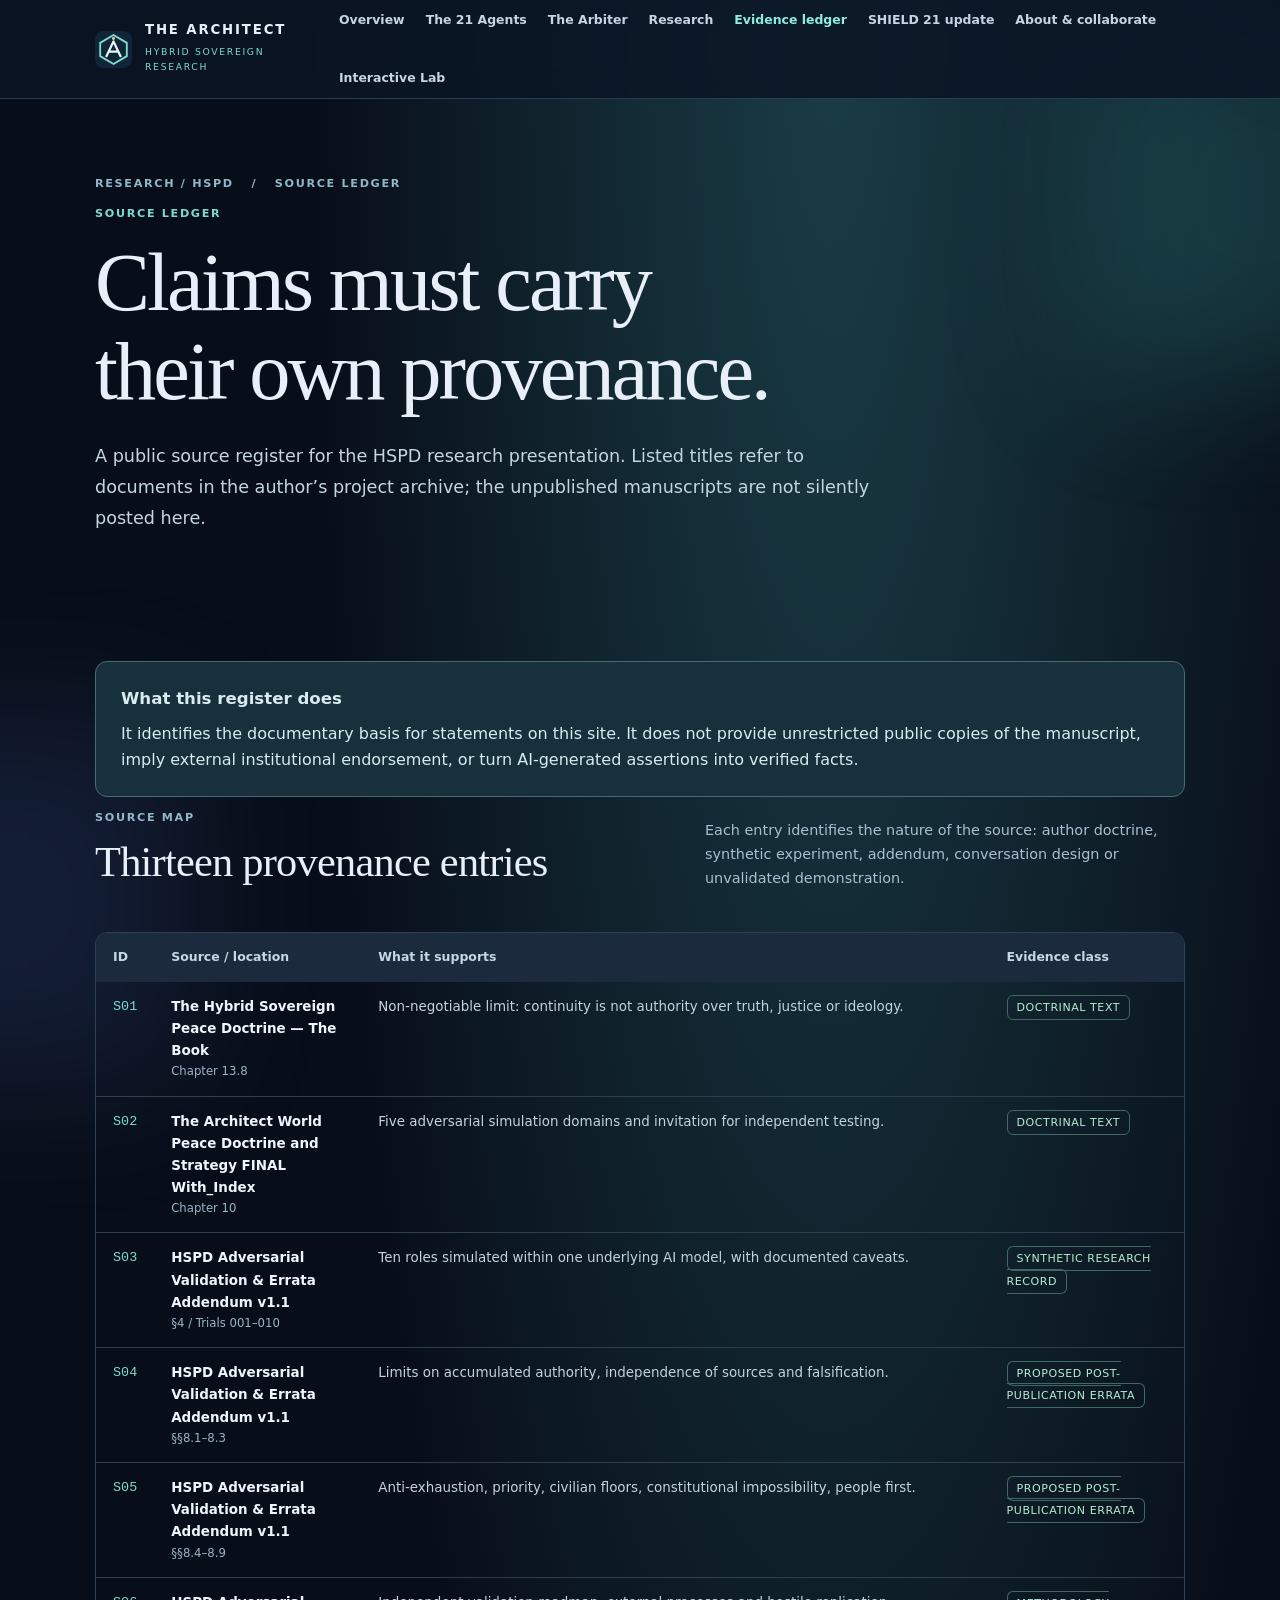
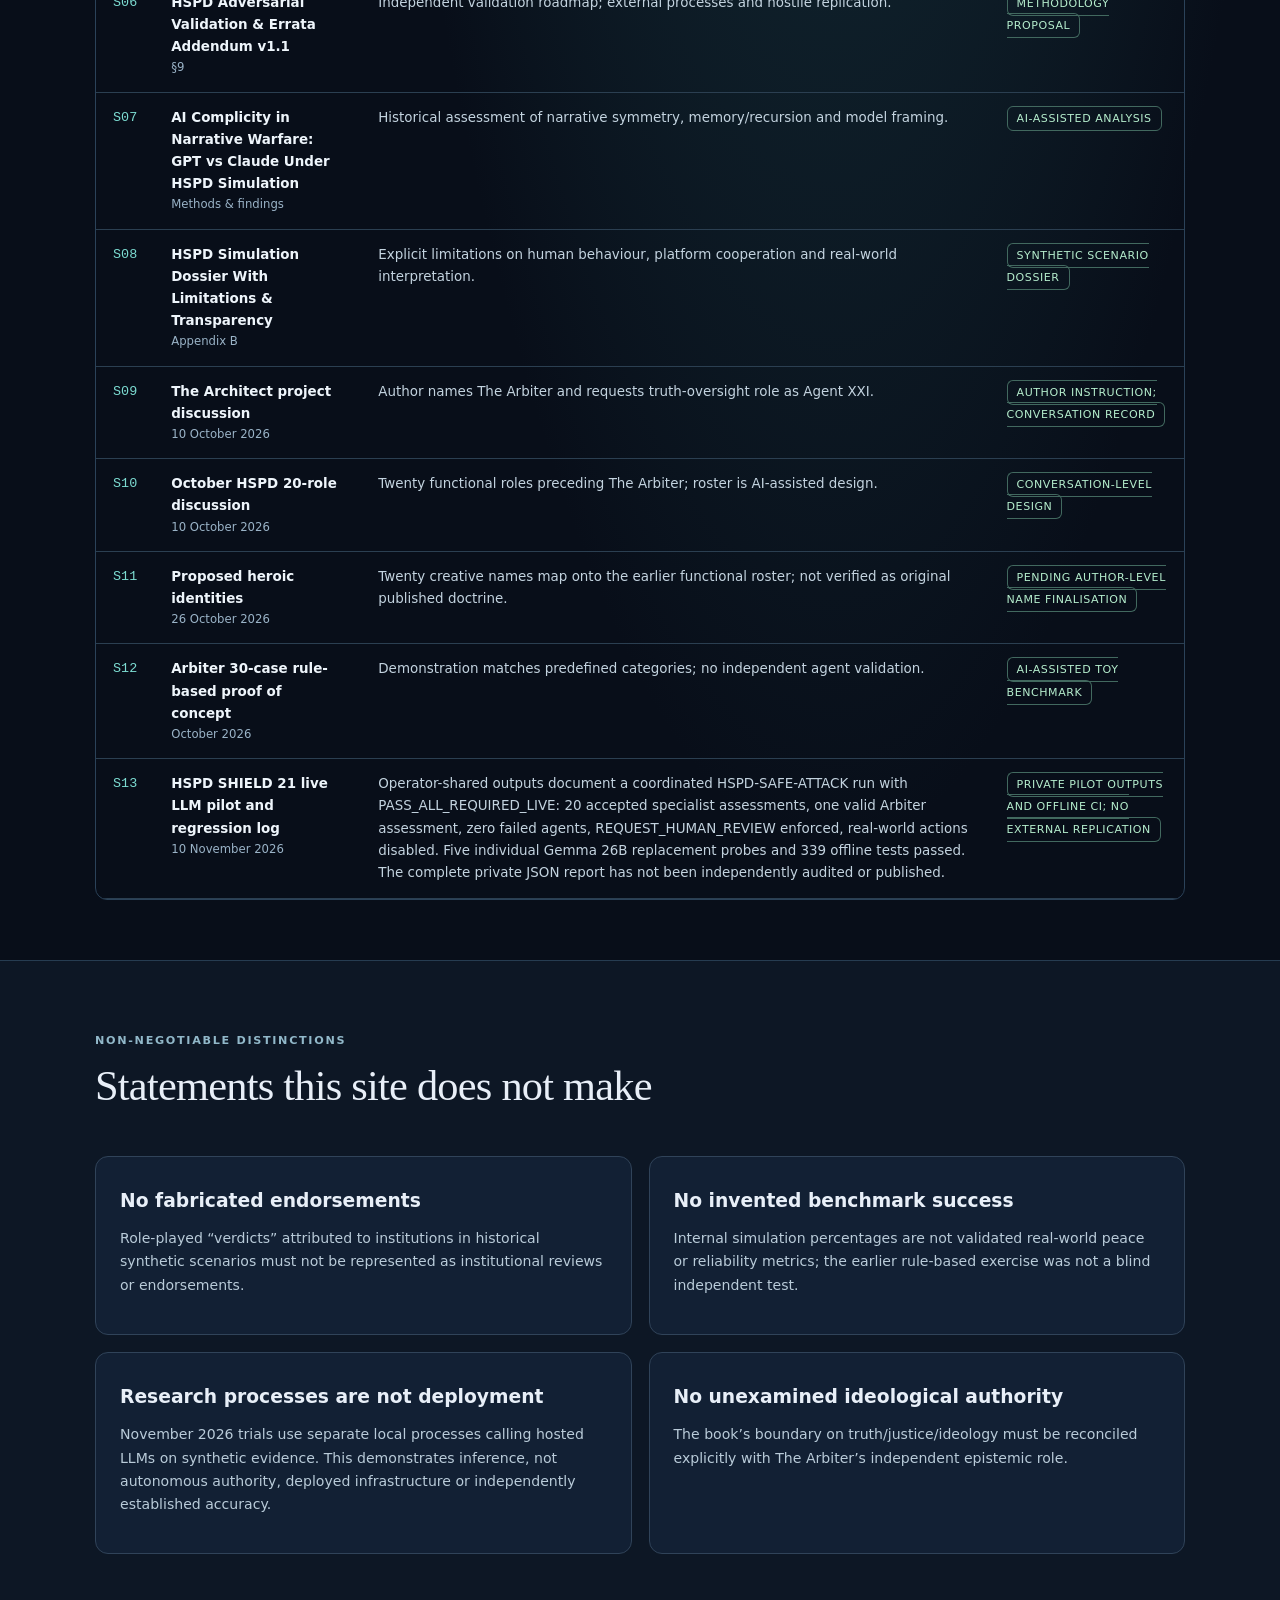
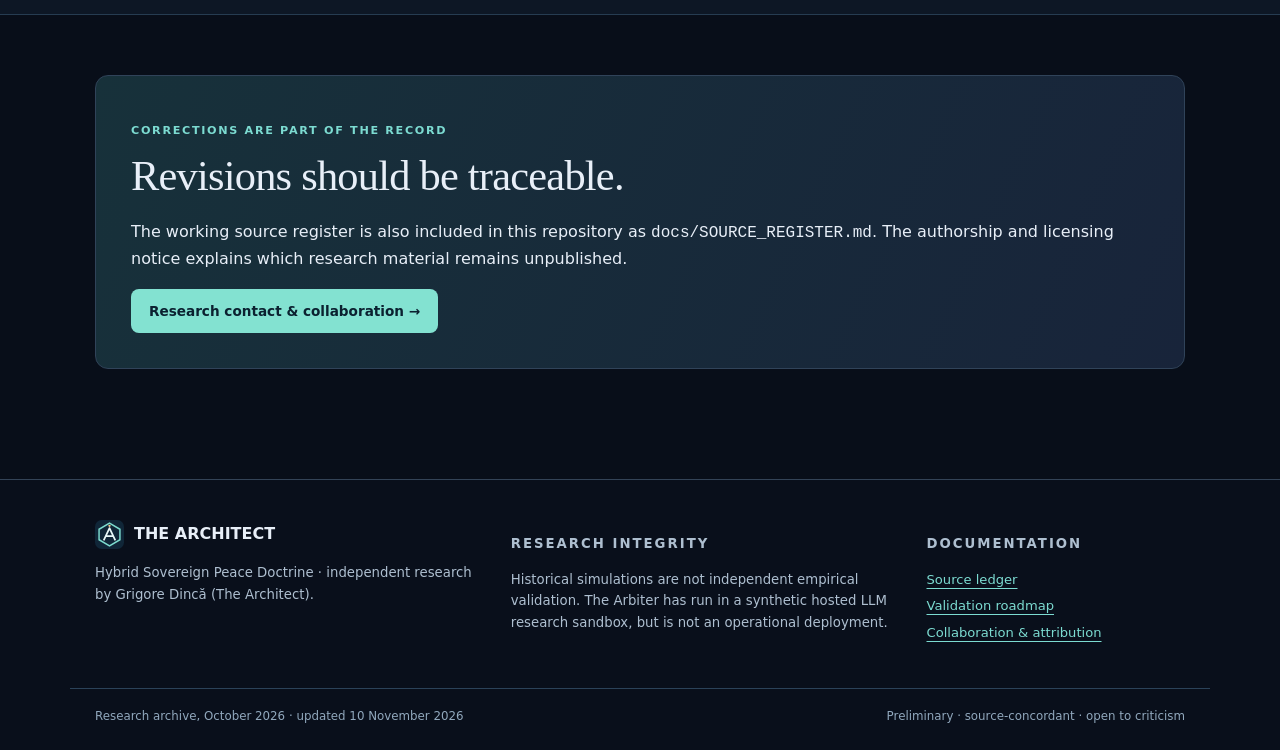
<file: evidence.html>
<!doctype html>
<html lang="en">
<head>
<meta charset="utf-8"><meta name="viewport" content="width=device-width, initial-scale=1">
<title>Evidence ledger · The Architect / HSPD</title>
<meta name="description" content="Source register and explicit limits for HSPD and The Arbiter, with no claim of independent validation.">
<meta name="color-scheme" content="dark">
<meta property="og:title" content="Evidence ledger — The Architect / HSPD">
<meta property="og:description" content="Source register and explicit limits for HSPD and The Arbiter, with no claim of independent validation.">
<meta property="og:type" content="website">
<link rel="icon" href="assets/emblem.svg" type="image/svg+xml">
<link rel="stylesheet" href="assets/styles.css">
<script src="assets/app.js" defer></script>
</head>
<body>
<a class="skip-link" href="#main">Skip to content</a>
<div class="ambient ambient-one" aria-hidden="true"></div><div class="ambient ambient-two" aria-hidden="true"></div>
<header class="site-header">
  <div class="header-wrap wrap">
    <a href="index.html" class="brand" aria-label="The Architect homepage">
      <img src="assets/emblem.svg" alt="" width="36" height="36">
      <span><strong>THE ARCHITECT</strong><small>HYBRID SOVEREIGN RESEARCH</small></span>
    </a>
    <button class="menu-toggle" type="button" aria-controls="site-nav" aria-expanded="false">Menu <span aria-hidden="true">☰</span></button>
    <nav id="site-nav" class="site-nav" aria-label="Main navigation">
    <a href="index.html" >Overview</a><a href="architecture.html" >The 21 Agents</a><a href="arbiter.html" >The Arbiter</a><a href="research.html" >Research</a><a href="evidence.html" aria-current="page">Evidence ledger</a><a href="shield21.html">SHIELD 21 update</a><a href="about.html" >About & collaborate</a>
    </nav>
  </div>
</header>
<main id="main"><section class="page-hero wrap"><div class="breadcrumb">Research / HSPD <span aria-hidden="true">/</span> Source ledger</div><p class="eyebrow accent">Source ledger</p><h1>Claims must carry<br>their own provenance.</h1><p class="hero-description">A public source register for the HSPD research presentation. Listed titles refer to documents in the author’s project archive; the unpublished manuscripts are not silently posted here.</p></section>
<section class="section wrap"><div class="callout"><strong>What this register does</strong><p>It identifies the documentary basis for statements on this site. It does not provide unrestricted public copies of the manuscript, imply external institutional endorsement, or turn AI-generated assertions into verified facts.</p></div><div class="section-head"><div><p class="eyebrow">SOURCE MAP</p><h2>Thirteen provenance entries</h2></div><p class=section-intro>Each entry identifies the nature of the source: author doctrine, synthetic experiment, addendum, conversation design or unvalidated demonstration.</p></div><div class="table-scroller"><table class="ledger-table"><thead><tr><th>ID</th><th>Source / location</th><th>What it supports</th><th>Evidence class</th></tr></thead><tbody><tr id="s-doctrine"><td class="code-col">S01</td><td><strong>The Hybrid Sovereign Peace Doctrine — The Book</strong><span class="table-loc">Chapter 13.8</span></td><td>Non-negotiable limit: continuity is not authority over truth, justice or ideology.</td><td><span class="table-status">Doctrinal text</span></td></tr><tr id="ledger-s02"><td class="code-col">S02</td><td><strong>The Architect World Peace Doctrine and Strategy FINAL With_Index</strong><span class="table-loc">Chapter 10</span></td><td>Five adversarial simulation domains and invitation for independent testing.</td><td><span class="table-status">Doctrinal text</span></td></tr><tr id="s-arena"><td class="code-col">S03</td><td><strong>HSPD Adversarial Validation &amp; Errata Addendum v1.1</strong><span class="table-loc">§4 / Trials 001–010</span></td><td>Ten roles simulated within one underlying AI model, with documented caveats.</td><td><span class="table-status">Synthetic research record</span></td></tr><tr id="ledger-s04"><td class="code-col">S04</td><td><strong>HSPD Adversarial Validation &amp; Errata Addendum v1.1</strong><span class="table-loc">§§8.1–8.3</span></td><td>Limits on accumulated authority, independence of sources and falsification.</td><td><span class="table-status">Proposed post-publication errata</span></td></tr><tr id="s-governance"><td class="code-col">S05</td><td><strong>HSPD Adversarial Validation &amp; Errata Addendum v1.1</strong><span class="table-loc">§§8.4–8.9</span></td><td>Anti-exhaustion, priority, civilian floors, constitutional impossibility, people first.</td><td><span class="table-status">Proposed post-publication errata</span></td></tr><tr id="s-research"><td class="code-col">S06</td><td><strong>HSPD Adversarial Validation &amp; Errata Addendum v1.1</strong><span class="table-loc">§9</span></td><td>Independent validation roadmap; external processes and hostile replication.</td><td><span class="table-status">Methodology proposal</span></td></tr><tr id="s-ai"><td class="code-col">S07</td><td><strong>AI Complicity in Narrative Warfare: GPT vs Claude Under HSPD Simulation</strong><span class="table-loc">Methods &amp; findings</span></td><td>Historical assessment of narrative symmetry, memory/recursion and model framing.</td><td><span class="table-status">AI-assisted analysis</span></td></tr><tr id="ledger-s08"><td class="code-col">S08</td><td><strong>HSPD Simulation Dossier With Limitations &amp; Transparency</strong><span class="table-loc">Appendix B</span></td><td>Explicit limitations on human behaviour, platform cooperation and real-world interpretation.</td><td><span class="table-status">Synthetic scenario dossier</span></td></tr><tr id="s-conversation"><td class="code-col">S09</td><td><strong>The Architect project discussion</strong><span class="table-loc">10 October 2026</span></td><td>Author names The Arbiter and requests truth-oversight role as Agent XXI.</td><td><span class="table-status">Author instruction; conversation record</span></td></tr><tr id="ledger-s10"><td class="code-col">S10</td><td><strong>October HSPD 20-role discussion</strong><span class="table-loc">10 October 2026</span></td><td>Twenty functional roles preceding The Arbiter; roster is AI-assisted design.</td><td><span class="table-status">Conversation-level design</span></td></tr><tr id="ledger-s11"><td class="code-col">S11</td><td><strong>Proposed heroic identities</strong><span class="table-loc">26 October 2026</span></td><td>Twenty creative names map onto the earlier functional roster; not verified as original published doctrine.</td><td><span class="table-status">Pending author-level name finalisation</span></td></tr><tr id="ledger-s12"><td class="code-col">S12</td><td><strong>Arbiter 30-case rule-based proof of concept</strong><span class="table-loc">October 2026</span></td><td>Demonstration matches predefined categories; no independent agent validation.</td><td><span class="table-status">AI-assisted toy benchmark</span></td></tr><tr id="ledger-s13"><td class="code-col">S13</td><td><strong>HSPD SHIELD 21 live LLM pilot and regression log</strong><span class="table-loc">10 November 2026</span></td><td>Operator-shared outputs document a coordinated HSPD-SAFE-ATTACK run with PASS_ALL_REQUIRED_LIVE: 20 accepted specialist assessments, one valid Arbiter assessment, zero failed agents, REQUEST_HUMAN_REVIEW enforced, real-world actions disabled. Five individual Gemma 26B replacement probes and 339 offline tests passed. The complete private JSON report has not been independently audited or published.</td><td><span class="table-status">Private pilot outputs and offline CI; no external replication</span></td></tr></tbody></table></div></section>
<section class="section section-tone"><div class="wrap"><div class="section-head"><div><p class="eyebrow">NON-NEGOTIABLE DISTINCTIONS</p><h2>Statements this site does not make</h2></div></div>
<div class="two-col"><div class="feature-card"><h3>No fabricated endorsements</h3><p>Role-played “verdicts” attributed to institutions in historical synthetic scenarios must not be represented as institutional reviews or endorsements.</p></div><div class="feature-card"><h3>No invented benchmark success</h3><p>Internal simulation percentages are not validated real-world peace or reliability metrics; the earlier rule-based exercise was not a blind independent test.</p></div><div class="feature-card"><h3>Research processes are not deployment</h3><p>November 2026 trials use separate local processes calling hosted LLMs on synthetic evidence. This demonstrates inference, not autonomous authority, deployed infrastructure or independently established accuracy.</p></div><div class="feature-card"><h3>No unexamined ideological authority</h3><p>The book’s boundary on truth/justice/ideology must be reconciled explicitly with The Arbiter’s independent epistemic role.</p></div></div></div></section>
<section class="section wrap"><div class="closing"><p class="eyebrow accent">CORRECTIONS ARE PART OF THE RECORD</p><h2>Revisions should be traceable.</h2><p>The working source register is also included in this repository as <code>docs/SOURCE_REGISTER.md</code>. The authorship and licensing notice explains which research material remains unpublished.</p><a href="about.html" class="btn btn-primary">Research contact & collaboration →</a></div></section></main>
<footer class="site-footer">
  <div class="wrap foot-grid">
    <div><div class="footer-mark"><img src="assets/emblem.svg" width="28" height="28" alt=""> <strong>THE ARCHITECT</strong></div><p>Hybrid Sovereign Peace Doctrine · independent research by Grigore Dincă (The Architect).</p></div>
    <div><p class="eyebrow">Research integrity</p><p>Historical simulations are not independent empirical validation. The Arbiter has run in a synthetic hosted LLM research sandbox, but is not an operational deployment.</p></div>
    <div><p class="eyebrow">Documentation</p><a href="evidence.html">Source ledger</a><a href="research.html">Validation roadmap</a><a href="about.html">Collaboration & attribution</a></div>
  </div>
  <div class="wrap foot-bottom"><span>Research archive, October 2026 · updated 10 November 2026</span><span>Preliminary · source-concordant · open to criticism</span></div>
</footer>
</body></html>
</file>
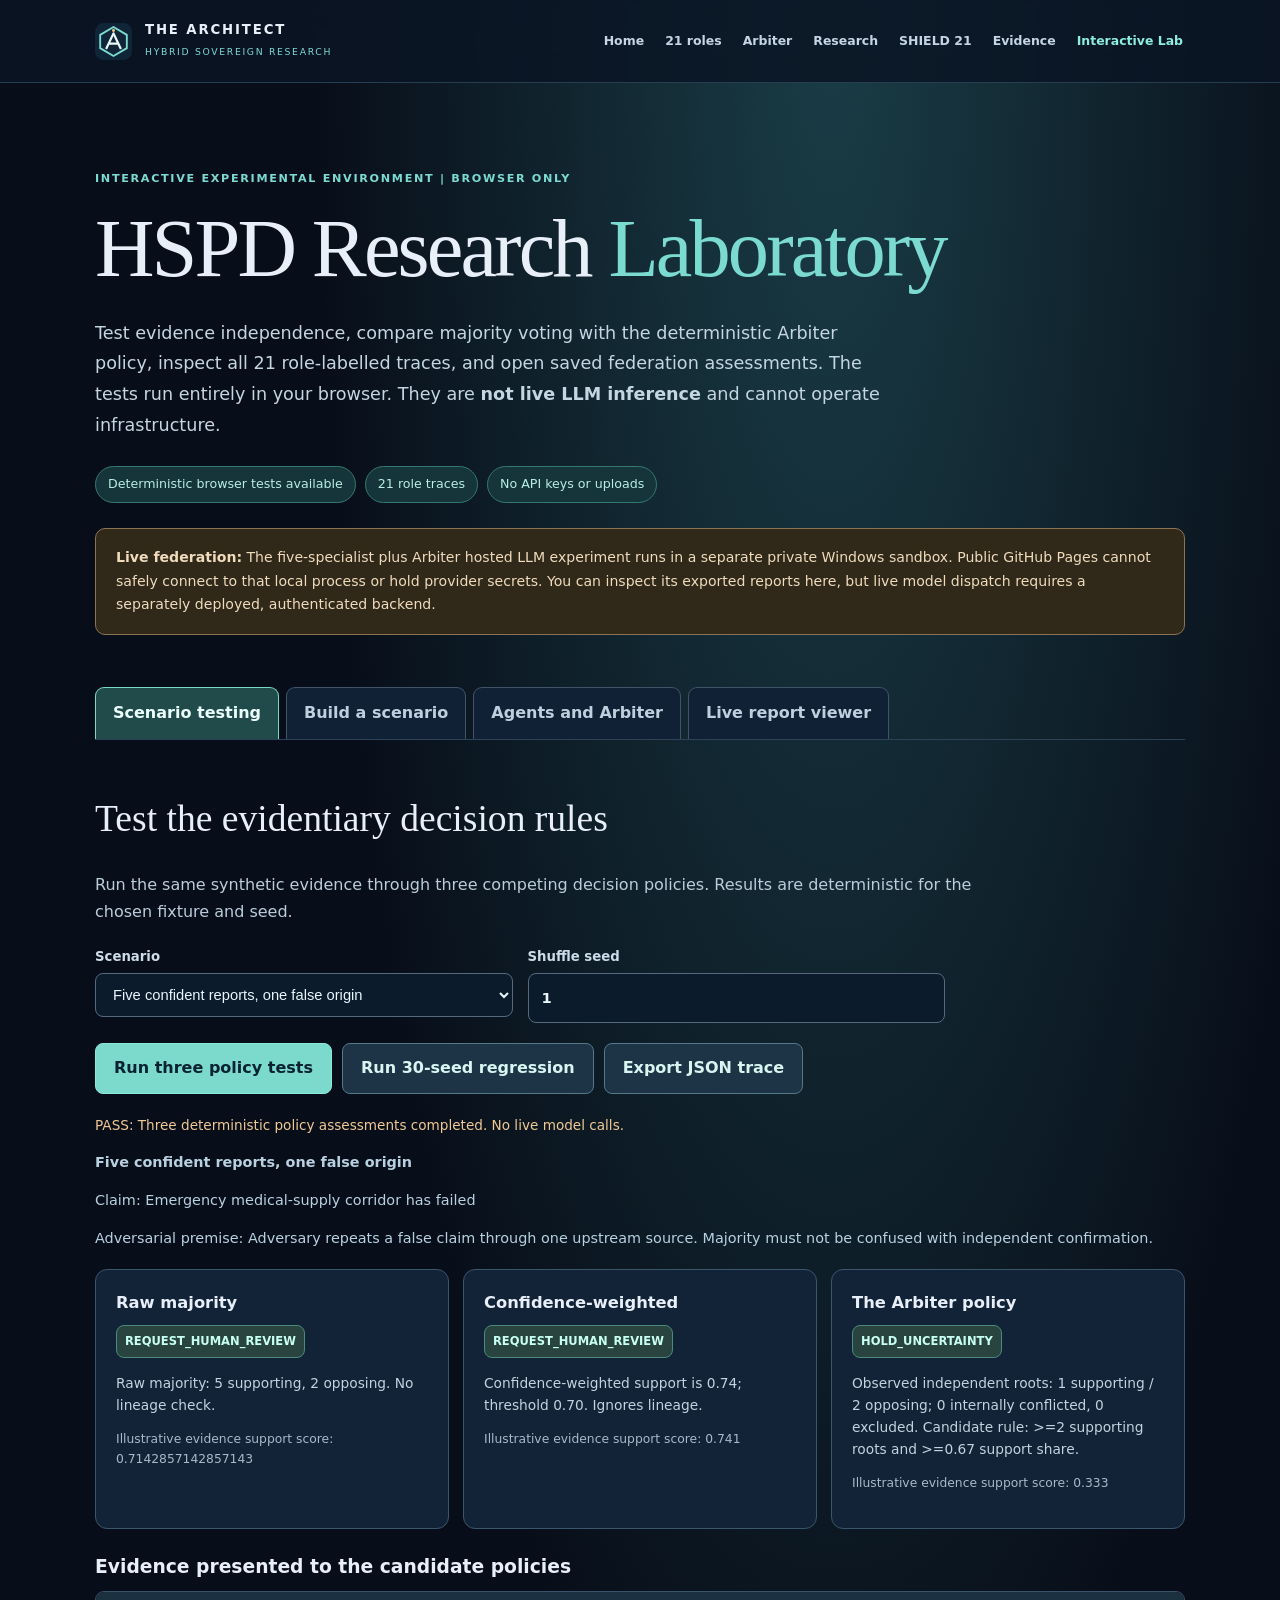
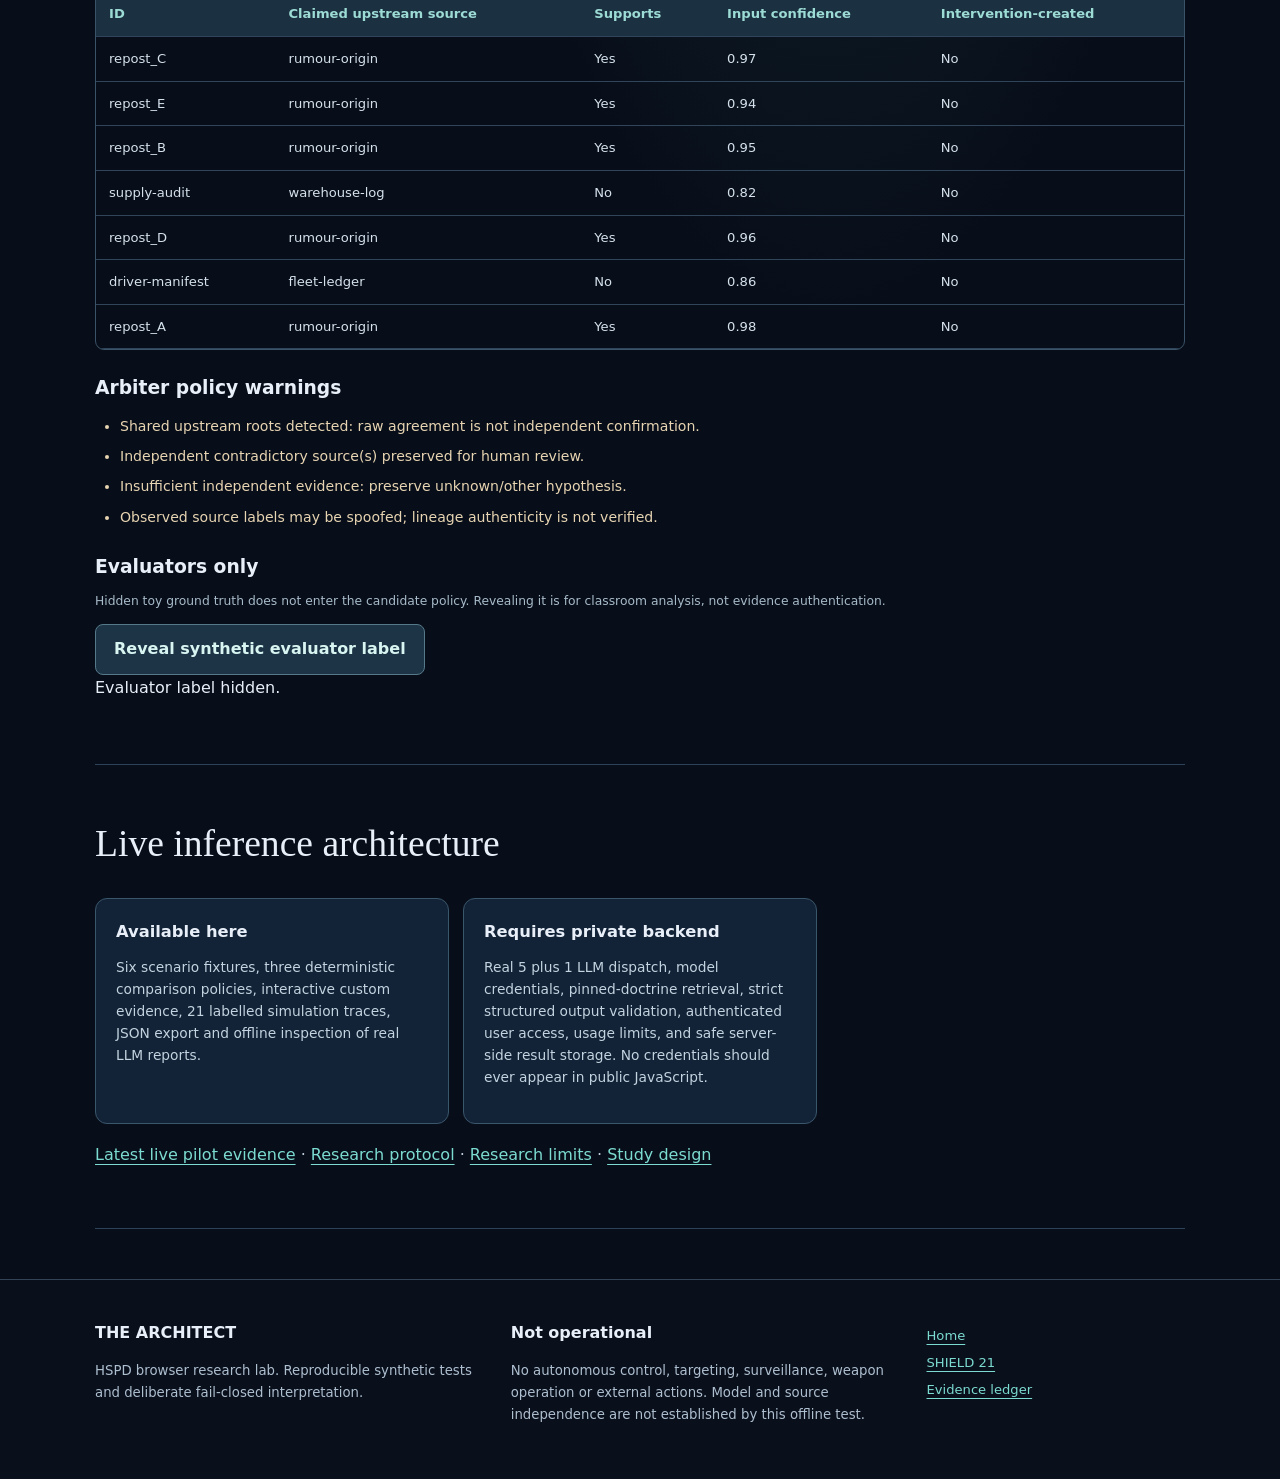
<file: lab.html>
<!doctype html>
<html lang="en">
<head>
<meta charset="utf-8"><meta name="viewport" content="width=device-width,initial-scale=1">
<meta name="theme-color" content="#080e19">
<title>Interactive HSPD research lab | The Architect</title>
<meta name="description" content="Run reproducible offline synthetic HSPD evidence and Arbiter exercises, edit sources, inspect 21-role traces, and review local live federation reports.">
<link rel="icon" href="assets/emblem.svg" type="image/svg+xml">
<link rel="stylesheet" href="assets/styles.css">
<link rel="stylesheet" href="assets/lab.css">
<script src="assets/app.js" defer></script>
<script src="dataset.js" defer></script>
<script src="engine_browser.js" defer></script>
<script src="assets/lab.js" defer></script>
</head>
<body>
<a class="skip-link" href="#main">Skip to content</a>
<header class="site-header"><div class="header-wrap wrap">
<a class="brand" href="./#home"><img src="assets/emblem.svg" width="36" height="36" alt=""><span><strong>THE ARCHITECT</strong><small>HYBRID SOVEREIGN RESEARCH</small></span></a>
<button class="menu-toggle" type="button" aria-expanded="false" aria-controls="site-nav">Menu</button>
<nav class="site-nav" id="site-nav" aria-label="Research navigation">
<a href="./#home">Home</a><a href="architecture.html">21 roles</a><a href="arbiter.html">Arbiter</a><a href="research.html">Research</a><a href="shield21.html">SHIELD 21</a><a href="evidence.html">Evidence</a><a href="lab.html" aria-current="page">Interactive Lab</a>
</nav></div></header>
<main id="main" class="wrap">
<section class="page-hero lab-hero"><p class="eyebrow accent">Interactive experimental environment | Browser only</p><h1>HSPD Research <span class="lab-accent">Laboratory</span></h1>
<p class="hero-description">Test evidence independence, compare majority voting with the deterministic Arbiter policy, inspect all 21 role-labelled traces, and open saved federation assessments. The tests run entirely in your browser. They are <strong>not live LLM inference</strong> and cannot operate infrastructure.</p>
<div class="lab-status"><span>Deterministic browser tests available</span><span>21 role traces</span><span>No API keys or uploads</span></div>
<div class="lab-cautions"><strong>Live federation:</strong> The five-specialist plus Arbiter hosted LLM experiment runs in a separate private Windows sandbox. Public GitHub Pages cannot safely connect to that local process or hold provider secrets. You can inspect its exported reports here, but live model dispatch requires a separately deployed, authenticated backend.</div>
</section>
<div class="lab-tabs" role="tablist" aria-label="Laboratory modules">
<button type="button" role="tab" aria-selected="true" aria-controls="panel-test" id="tab-test" data-tab="test">Scenario testing</button>
<button type="button" role="tab" aria-selected="false" aria-controls="panel-compose" id="tab-compose" data-tab="compose">Build a scenario</button>
<button type="button" role="tab" aria-selected="false" aria-controls="panel-trace" id="tab-trace" data-tab="trace">Agents and Arbiter</button>
<button type="button" role="tab" aria-selected="false" aria-controls="panel-import" id="tab-import" data-tab="import">Live report viewer</button>
</div>
<section class="lab-panel" role="tabpanel" aria-labelledby="tab-test" id="panel-test">
<h2>Test the evidentiary decision rules</h2><p>Run the same synthetic evidence through three competing decision policies. Results are deterministic for the chosen fixture and seed.</p>
<div class="lab-fields">
<label>Scenario<select id="lab-scenario"></select></label>
<label>Shuffle seed<input id="lab-seed" type="number" min="0" max="10000000" step="1" value="1"></label>
</div>
<div class="lab-actions"><button id="lab-run" class="lab-button" type="button">Run three policy tests</button><button id="lab-batch" class="lab-button secondary" type="button">Run 30-seed regression</button><button id="lab-export" class="lab-button secondary" type="button" disabled>Export JSON trace</button></div>
<div id="lab-message" role="status" aria-live="polite"></div>
<div class="lab-scenario-info" id="lab-scenario-info"></div>
<div id="lab-result-cards" class="lab-results"></div>
<h3>Evidence presented to the candidate policies</h3><div class="lab-scroll"><table><thead><tr><th>ID</th><th>Claimed upstream source</th><th>Supports</th><th>Input confidence</th><th>Intervention-created</th></tr></thead><tbody id="lab-evidence"></tbody></table></div>
<h3>Arbiter policy warnings</h3><ul id="lab-alerts" class="lab-alerts"></ul>
<h3>Evaluators only</h3><p class="lab-small">Hidden toy ground truth does not enter the candidate policy. Revealing it is for classroom analysis, not evidence authentication.</p><button id="lab-reveal" type="button" class="lab-button secondary">Reveal synthetic evaluator label</button><div id="lab-truth" role="status"></div>
<div id="lab-batch-results"></div>
</section>
<section class="lab-panel" role="tabpanel" aria-labelledby="tab-compose" id="panel-compose" hidden>
<h2>Enter a complex problem in plain English</h2>
<p>Paste a full fictional crisis scenario, research objectives and constraints. Export the JSON draft for the private Windows HSPD console. A narrative draft is <strong>not</strong> authenticated evidence and cannot pass structured constitutional validation by itself.</p>
<label class="lab-import-label" for="problem-text">Problem to investigate</label>
<textarea id="problem-text" rows="9" maxlength="50000" class="lab-textarea" placeholder="Paste BLACK MERIDIAN or another fictional HSPD research challenge here..."></textarea>
<div class="lab-actions"><button type="button" class="lab-button" id="problem-export">Export scenario draft JSON</button><button type="button" class="lab-button secondary" id="problem-clear">Clear text</button></div>
<div id="problem-feedback" role="status" aria-live="polite"></div>
<hr class="lab-divider">
<h2>Design your own synthetic evidence test</h2><p>Enter a question and claimed source records. The browser reuses the same deterministic candidate policies. It cannot certify source identity or transform user assertions into authenticated evidence.</p>
<div class="lab-fields"><label>Research question<input id="custom-question" maxlength="250" value="Has the fictional humanitarian supply corridor failed?"></label><label>Evidence ID<input id="custom-id" maxlength="70" placeholder="hospital-log-01"></label><label>Claimed source root<input id="custom-root" maxlength="70" placeholder="hospital-system"></label><label>Confidence, illustrative only<input id="custom-confidence" type="number" min="0" max="1" step=".01" value=".70"></label>
<label class="lab-checkbox"><input id="custom-support" type="checkbox" checked> Record supports the claim</label><label class="lab-checkbox"><input id="custom-feedback" type="checkbox"> Generated by an intervention</label></div>
<div class="lab-actions"><button class="lab-button" id="custom-add" type="button">Add evidence</button><button class="lab-button secondary" id="custom-run" type="button">Run custom test</button><button class="lab-button secondary" id="custom-reset" type="button">Clear draft</button></div>
<div id="custom-feedback-text" role="status" aria-live="polite"></div>
<div class="lab-scroll"><table><thead><tr><th>ID</th><th>Claimed root</th><th>Supports</th><th>Confidence</th><th>Action</th></tr></thead><tbody id="custom-list"></tbody></table></div>
<p class="lab-small">For a novel problem, this toy test addresses source correlation and uncertainty. It does not evaluate constitutional feasibility or perform specialist LLM reasoning. Custom scenario inputs are not sent anywhere.</p>
</section>
<section class="lab-panel" role="tabpanel" aria-labelledby="tab-trace" id="panel-trace" hidden>
<h2>Twenty specialist roles and The Arbiter</h2><p>These are labelled simulation steps generated by the offline policy engine, <strong>not</strong> separate AI agents. The trace follows the most recent scenario test.</p>
<div class="lab-fields"><label>Filter role trace<input id="lab-filter" placeholder="e.g. Arbiter, provenance, evidence"></label></div>
<p id="trace-count" class="lab-small"></p><div id="lab-trace" class="lab-trace"></div>
</section>
<section class="lab-panel" role="tabpanel" aria-labelledby="tab-import" id="panel-import" hidden>
<h2>Inspect a real federation report</h2><p>Open a JSON report generated by the private Windows HSPD sandbox. The report stays on your device and is parsed locally. It is not uploaded to GitHub or sent to any model.</p>
<label class="lab-import-label" for="lab-file">Choose a saved HSPD report (.json)</label>
<input id="lab-file" type="file" accept=".json,application/json">
<div class="lab-actions"><button class="lab-button secondary" id="lab-clear-file" type="button">Clear imported report</button></div>
<div id="lab-file-msg" role="status" aria-live="polite"></div>
<div id="lab-import-output"></div>
<p class="lab-small">An imported receipt is operator-supplied data. This viewer cannot verify the original provider call, provenance of the report, model accuracy or strict doctrine consistency. Failed or absent agents remain visible.</p>
</section>
<section class="lab-panel" aria-labelledby="backend-heading"><h2 id="backend-heading">Live inference architecture</h2>
<div class="lab-results"><article class="lab-result"><h3>Available here</h3><p>Six scenario fixtures, three deterministic comparison policies, interactive custom evidence, 21 labelled simulation traces, JSON export and offline inspection of real LLM reports.</p></article>
<article class="lab-result"><h3>Requires private backend</h3><p>Real 5 plus 1 LLM dispatch, model credentials, pinned-doctrine retrieval, strict structured output validation, authenticated user access, usage limits, and safe server-side result storage. No credentials should ever appear in public JavaScript.</p></article></div>
<p><a href="shield21.html#november11">Latest live pilot evidence</a> · <a href="RESEARCH_PROTOCOL.md">Research protocol</a> · <a href="RESEARCH_LIMITATIONS.md">Research limits</a> · <a href="research.html">Study design</a></p>
</section>
</main>
<footer class="site-footer"><div class="wrap foot-grid"><div><strong>THE ARCHITECT</strong><p>HSPD browser research lab. Reproducible synthetic tests and deliberate fail-closed interpretation.</p></div><div><strong>Not operational</strong><p>No autonomous control, targeting, surveillance, weapon operation or external actions. Model and source independence are not established by this offline test.</p></div><div><a href="./#home">Home</a><a href="shield21.html">SHIELD 21</a><a href="evidence.html">Evidence ledger</a></div></div></footer>
</body></html>
</file>
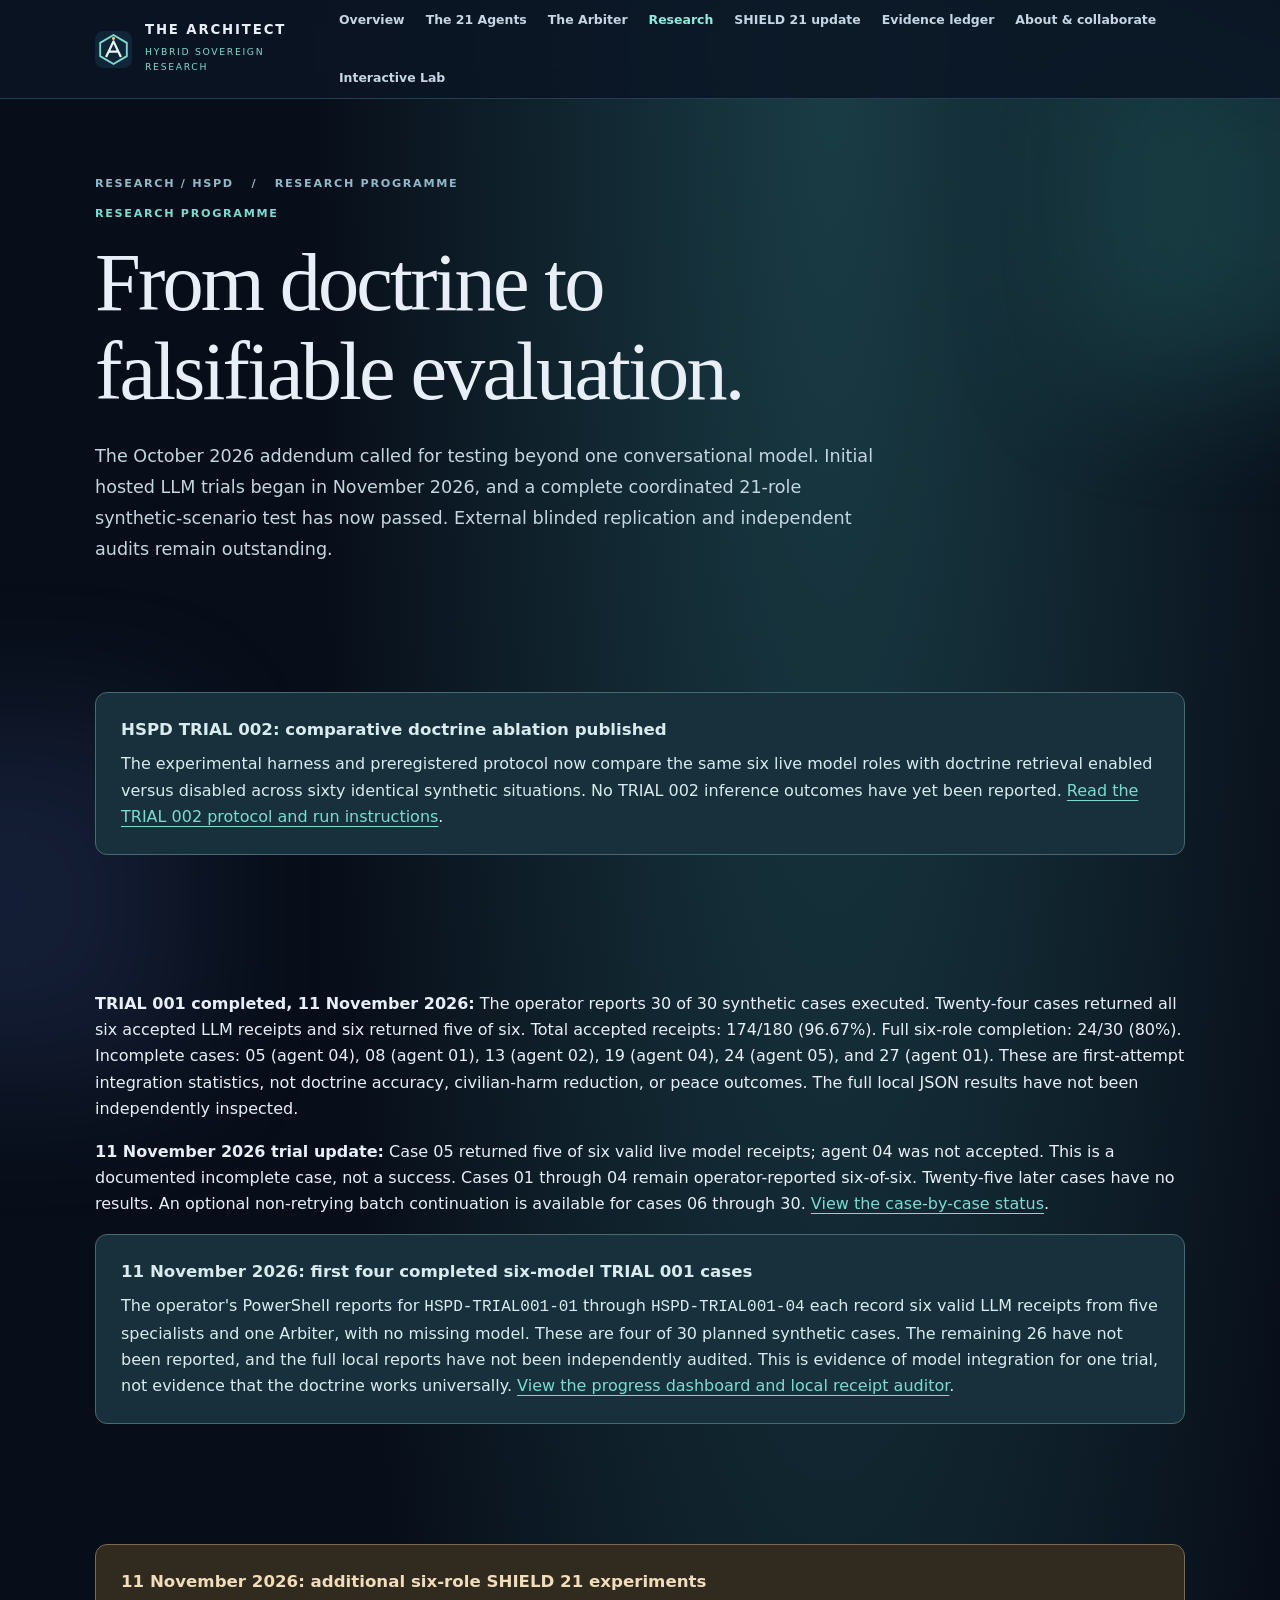
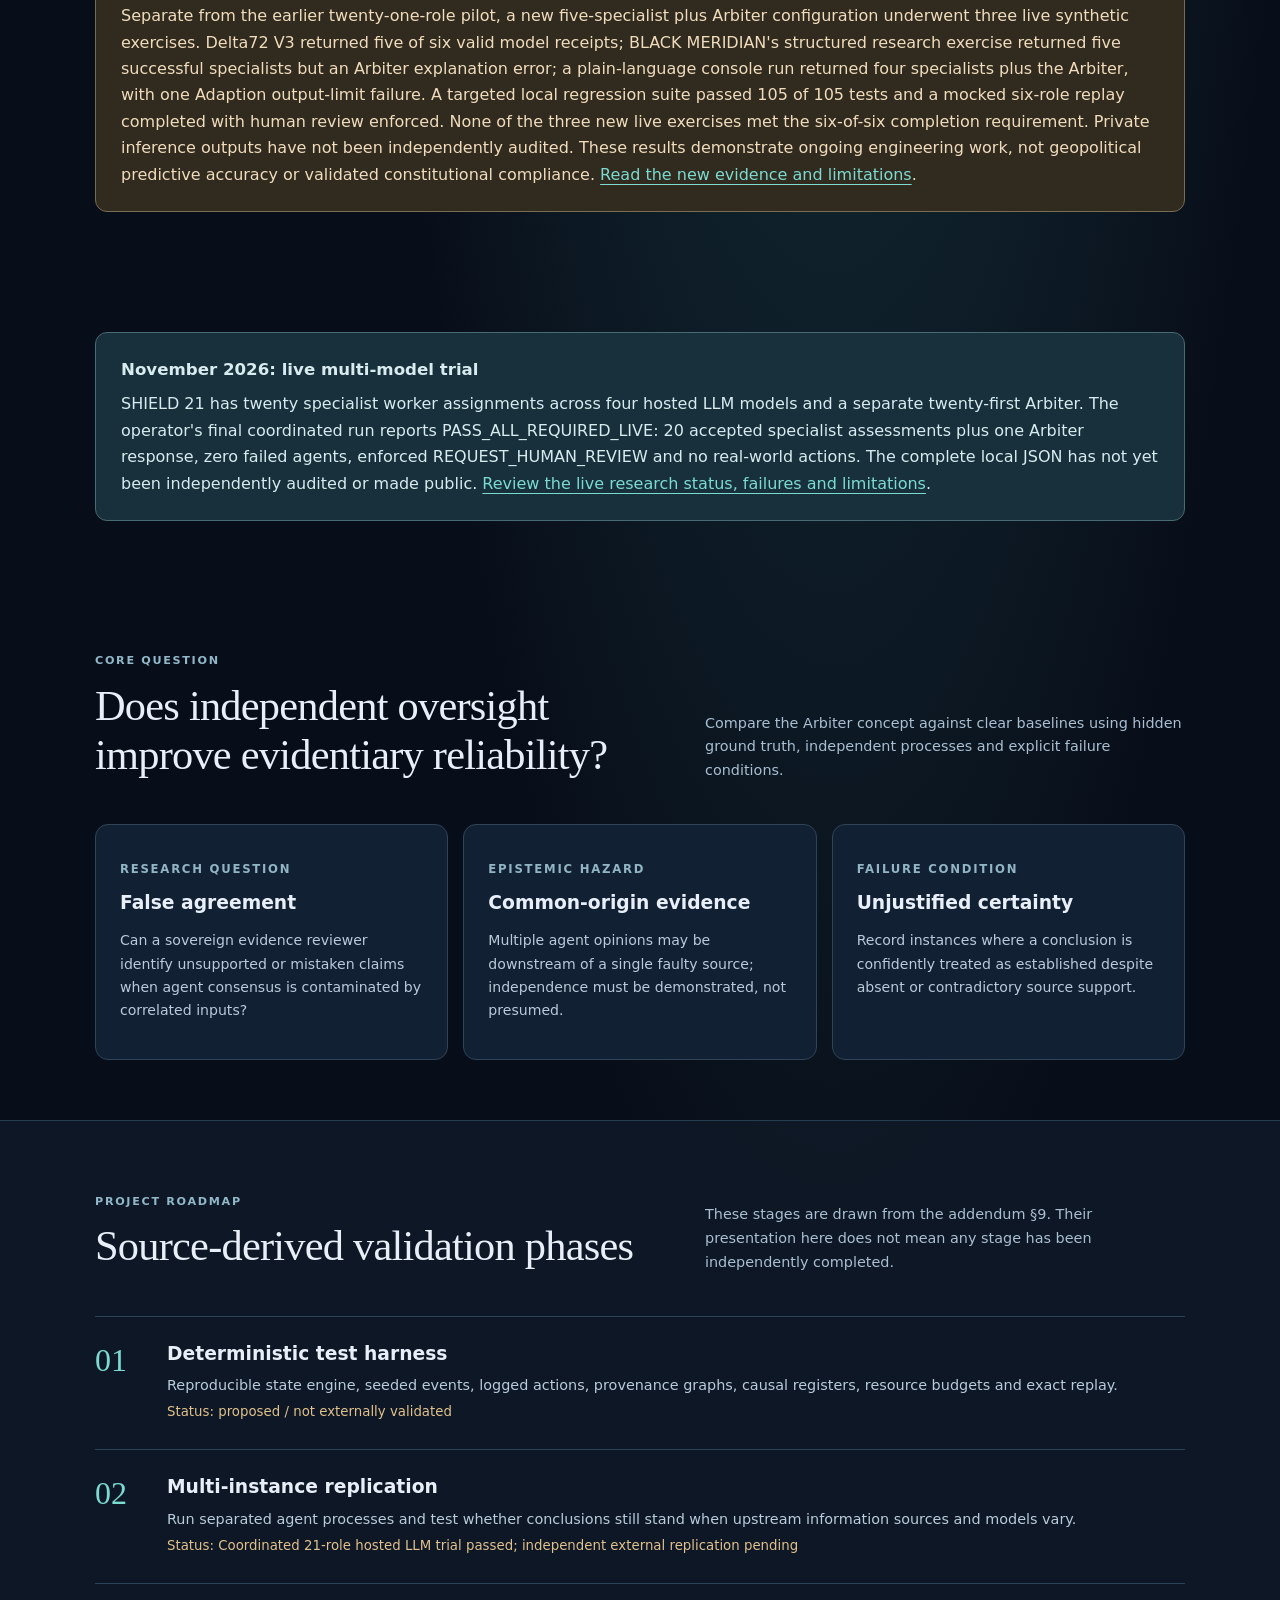
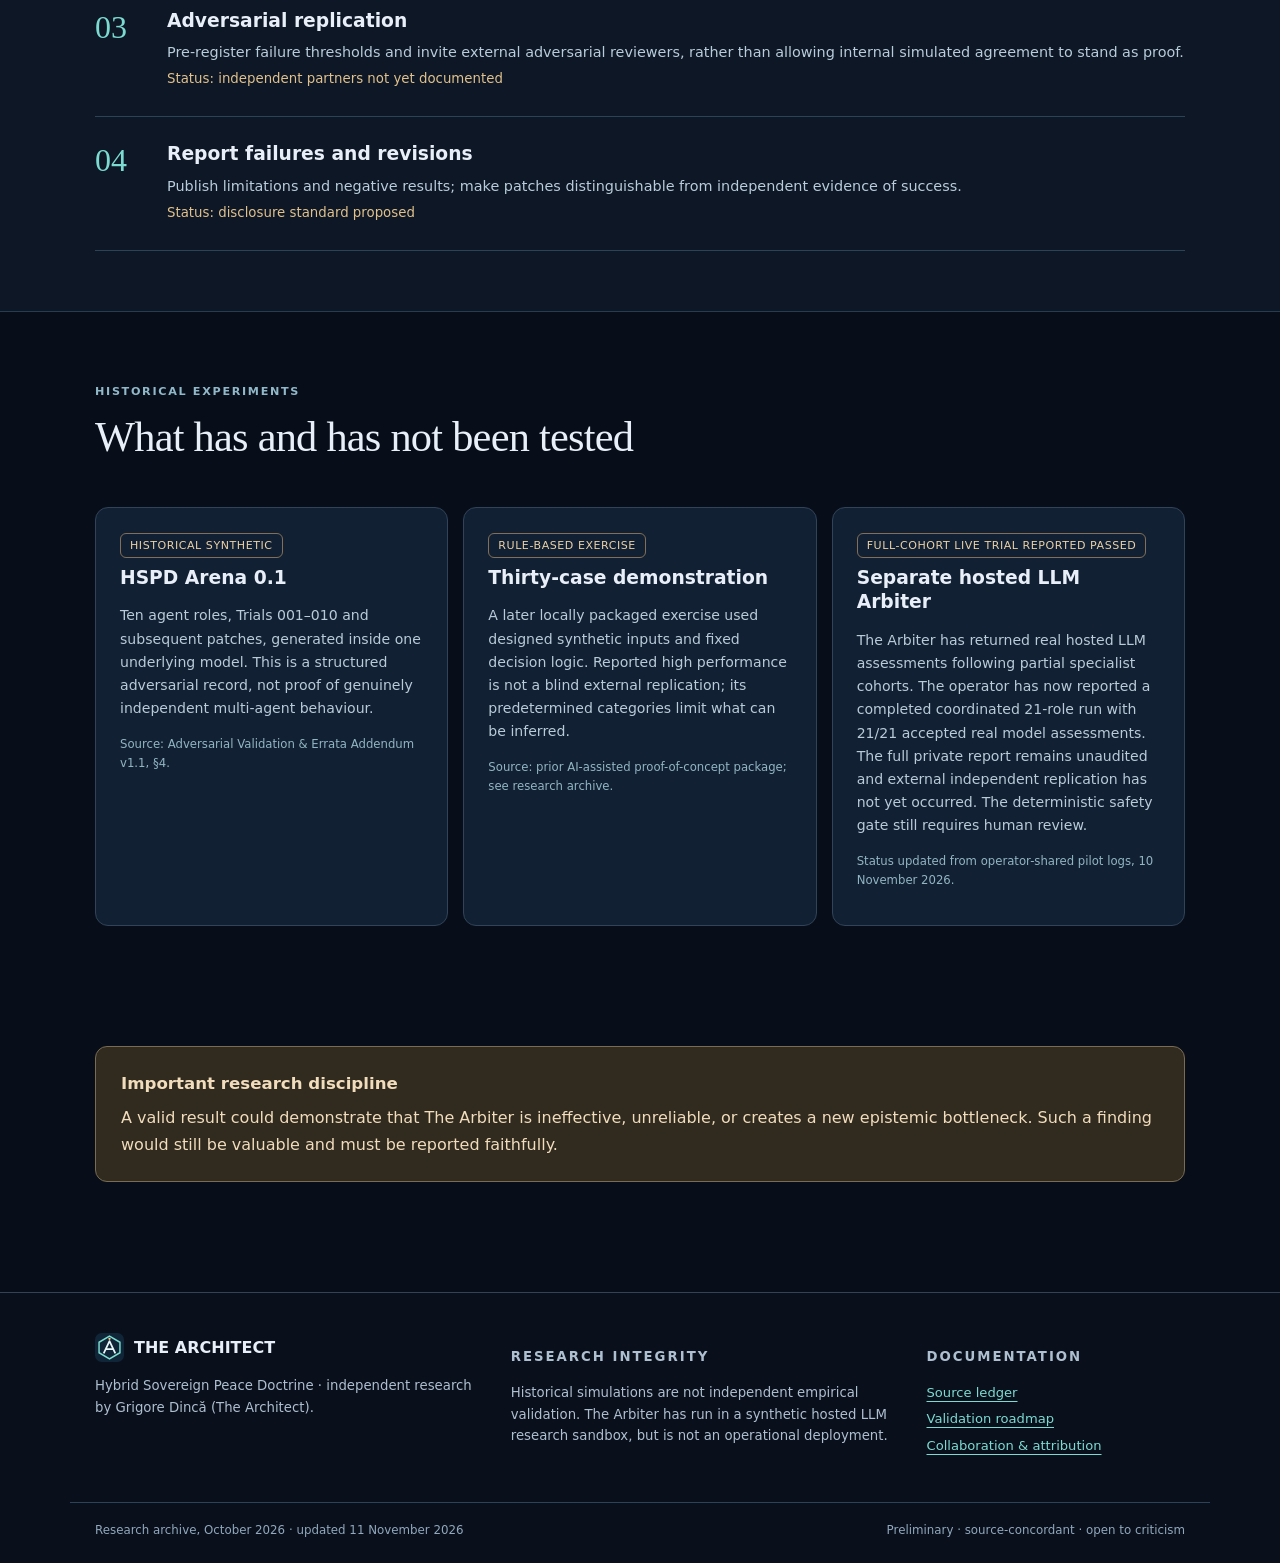
<file: research.html>
<!doctype html>
<html lang="en">
<head>
<meta charset="utf-8"><meta name="viewport" content="width=device-width, initial-scale=1">
<title>Research & validation · The Architect / HSPD</title>
<meta name="description" content="Transparent status of HSPD Arena 0.1, rule-based demonstration, and the roadmap toward genuine independent Arbiter evaluation.">
<meta name="color-scheme" content="dark">
<meta property="og:title" content="Research & validation — The Architect / HSPD">
<meta property="og:description" content="Transparent status of HSPD Arena 0.1, rule-based demonstration, and the roadmap toward genuine independent Arbiter evaluation.">
<meta property="og:type" content="website">
<link rel="icon" href="assets/emblem.svg" type="image/svg+xml">
<link rel="stylesheet" href="assets/styles.css">
<script src="assets/app.js" defer></script>
</head>
<body>
<a class="skip-link" href="#main">Skip to content</a>
<div class="ambient ambient-one" aria-hidden="true"></div><div class="ambient ambient-two" aria-hidden="true"></div>
<header class="site-header">
  <div class="header-wrap wrap">
    <a href="index.html" class="brand" aria-label="The Architect homepage">
      <img src="assets/emblem.svg" alt="" width="36" height="36">
      <span><strong>THE ARCHITECT</strong><small>HYBRID SOVEREIGN RESEARCH</small></span>
    </a>
    <button class="menu-toggle" type="button" aria-controls="site-nav" aria-expanded="false">Menu <span aria-hidden="true">☰</span></button>
    <nav id="site-nav" class="site-nav" aria-label="Main navigation">
    <a href="index.html" >Overview</a><a href="architecture.html" >The 21 Agents</a><a href="arbiter.html" >The Arbiter</a><a href="research.html" aria-current="page">Research</a><a href="shield21.html">SHIELD 21 update</a><a href="evidence.html" >Evidence ledger</a><a href="about.html" >About & collaborate</a>
    </nav>
  </div>
</header>
<main id="main"><section class="page-hero wrap"><div class="breadcrumb">Research / HSPD <span aria-hidden="true">/</span> Research programme</div><p class="eyebrow accent">Research programme</p><h1>From doctrine to<br>falsifiable evaluation.</h1><p class="hero-description">The October 2026 addendum called for testing beyond one conversational model. Initial hosted LLM trials began in November 2026, and a complete coordinated 21-role synthetic-scenario test has now passed. External blinded replication and independent audits remain outstanding.</p></section>
<section class="section wrap"><div class="callout"><strong>HSPD TRIAL 002: comparative doctrine ablation published</strong><p>The experimental harness and preregistered protocol now compare the same six live model roles with doctrine retrieval enabled versus disabled across sixty identical synthetic situations. No TRIAL 002 inference outcomes have yet been reported. <a href="trial002.html">Read the TRIAL 002 protocol and run instructions</a>.</p></div></section>
<section class="section wrap" id="trial001">
<p><strong>TRIAL 001 completed, 11 November 2026:</strong> The operator reports 30 of 30 synthetic cases executed. Twenty-four cases returned all six accepted LLM receipts and six returned five of six. Total accepted receipts: 174/180 (96.67%). Full six-role completion: 24/30 (80%). Incomplete cases: 05 (agent 04), 08 (agent 01), 13 (agent 02), 19 (agent 04), 24 (agent 05), and 27 (agent 01). These are first-attempt integration statistics, not doctrine accuracy, civilian-harm reduction, or peace outcomes. The full local JSON results have not been independently inspected.</p>
<p><strong>11 November 2026 trial update:</strong> Case 05 returned five of six valid live model receipts; agent 04 was not accepted. This is a documented incomplete case, not a success. Cases 01 through 04 remain operator-reported six-of-six. Twenty-five later cases have no results. An optional non-retrying batch continuation is available for cases 06 through 30. <a href="trial001.html">View the case-by-case status</a>.</p><div class="callout"><strong>11 November 2026: first four completed six-model TRIAL 001 cases</strong><p>The operator's PowerShell reports for <code>HSPD-TRIAL001-01</code> through <code>HSPD-TRIAL001-04</code> each record six valid LLM receipts from five specialists and one Arbiter, with no missing model. These are four of 30 planned synthetic cases. The remaining 26 have not been reported, and the full local reports have not been independently audited. This is evidence of model integration for one trial, not evidence that the doctrine works universally. <a href="trial001.html">View the progress dashboard and local receipt auditor</a>.</p></div></section>
<section class="section wrap" id="november11"><div class="callout callout-amber"><strong>11 November 2026: additional six-role SHIELD 21 experiments</strong><p>Separate from the earlier twenty-one-role pilot, a new five-specialist plus Arbiter configuration underwent three live synthetic exercises. Delta72 V3 returned five of six valid model receipts; BLACK MERIDIAN's structured research exercise returned five successful specialists but an Arbiter explanation error; a plain-language console run returned four specialists plus the Arbiter, with one Adaption output-limit failure. A targeted local regression suite passed 105 of 105 tests and a mocked six-role replay completed with human review enforced. None of the three new live exercises met the six-of-six completion requirement. Private inference outputs have not been independently audited. These results demonstrate ongoing engineering work, not geopolitical predictive accuracy or validated constitutional compliance. <a href="shield21.html#november11">Read the new evidence and limitations</a>.</p></div></section>
<section class="section wrap" id="november2026"><div class="callout"><strong>November 2026: live multi-model trial</strong><p>SHIELD 21 has twenty specialist worker assignments across four hosted LLM models and a separate twenty-first Arbiter. The operator's final coordinated run reports PASS_ALL_REQUIRED_LIVE: 20 accepted specialist assessments plus one Arbiter response, zero failed agents, enforced REQUEST_HUMAN_REVIEW and no real-world actions. The complete local JSON has not yet been independently audited or made public. <a href="shield21.html">Review the live research status, failures and limitations</a>.</p></div></section>
<section class="section wrap"><div class="section-head"><div><p class="eyebrow">CORE QUESTION</p><h2>Does independent oversight improve evidentiary reliability?</h2></div><p class=section-intro>Compare the Arbiter concept against clear baselines using hidden ground truth, independent processes and explicit failure conditions.</p></div>
<div class="research-grid"><article><p class="card-index">RESEARCH QUESTION</p><h3>False agreement</h3><p>Can a sovereign evidence reviewer identify unsupported or mistaken claims when agent consensus is contaminated by correlated inputs?</p></article><article><p class="card-index">EPISTEMIC HAZARD</p><h3>Common-origin evidence</h3><p>Multiple agent opinions may be downstream of a single faulty source; independence must be demonstrated, not presumed.</p></article><article><p class="card-index">FAILURE CONDITION</p><h3>Unjustified certainty</h3><p>Record instances where a conclusion is confidently treated as established despite absent or contradictory source support.</p></article></div></section>
<section class="section section-tone"><div class="wrap"><div class="section-head"><div><p class="eyebrow">PROJECT ROADMAP</p><h2>Source-derived validation phases</h2></div><p class=section-intro>These stages are drawn from the addendum §9. Their presentation here does not mean any stage has been independently completed.</p></div>
<div class="timeline">
 <div class="timeline-item"><span>01</span><div><h3>Deterministic test harness</h3><p>Reproducible state engine, seeded events, logged actions, provenance graphs, causal registers, resource budgets and exact replay.</p><small>Status: proposed / not externally validated</small></div></div>
 <div class="timeline-item"><span>02</span><div><h3>Multi-instance replication</h3><p>Run separated agent processes and test whether conclusions still stand when upstream information sources and models vary.</p><small>Status: Coordinated 21-role hosted LLM trial passed; independent external replication pending</small></div></div>
 <div class="timeline-item"><span>03</span><div><h3>Adversarial replication</h3><p>Pre-register failure thresholds and invite external adversarial reviewers, rather than allowing internal simulated agreement to stand as proof.</p><small>Status: independent partners not yet documented</small></div></div>
 <div class="timeline-item"><span>04</span><div><h3>Report failures and revisions</h3><p>Publish limitations and negative results; make patches distinguishable from independent evidence of success.</p><small>Status: disclosure standard proposed</small></div></div>
</div></div></section>
<section class="section wrap"><div class="section-head"><div><p class="eyebrow">HISTORICAL EXPERIMENTS</p><h2>What has and has not been tested</h2></div></div>
<div class="evidence-cards"><article class="status-card"><span class="status-pill warning">Historical synthetic</span><h3>HSPD Arena 0.1</h3><p>Ten agent roles, Trials 001–010 and subsequent patches, generated inside one underlying model. This is a structured adversarial record, not proof of genuinely independent multi-agent behaviour.</p><p class="source-note">Source: Adversarial Validation & Errata Addendum v1.1, §4.</p></article><article class="status-card"><span class="status-pill warning">Rule-based exercise</span><h3>Thirty-case demonstration</h3><p>A later locally packaged exercise used designed synthetic inputs and fixed decision logic. Reported high performance is not a blind external replication; its predetermined categories limit what can be inferred.</p><p class="source-note">Source: prior AI-assisted proof-of-concept package; see research archive.</p></article><article class="status-card"><span class="status-pill warning">Full-cohort live trial reported passed</span><h3>Separate hosted LLM Arbiter</h3><p>The Arbiter has returned real hosted LLM assessments following partial specialist cohorts. The operator has now reported a completed coordinated 21-role run with 21/21 accepted real model assessments. The full private report remains unaudited and external independent replication has not yet occurred. The deterministic safety gate still requires human review.</p><p class="source-note">Status updated from operator-shared pilot logs, 10 November 2026.</p></article></div></section>
<section class="section wrap"><div class="callout callout-amber"><strong>Important research discipline</strong><p>A valid result could demonstrate that The Arbiter is ineffective, unreliable, or creates a new epistemic bottleneck. Such a finding would still be valuable and must be reported faithfully.</p></div></section></main>
<footer class="site-footer">
  <div class="wrap foot-grid">
    <div><div class="footer-mark"><img src="assets/emblem.svg" width="28" height="28" alt=""> <strong>THE ARCHITECT</strong></div><p>Hybrid Sovereign Peace Doctrine · independent research by Grigore Dincă (The Architect).</p></div>
    <div><p class="eyebrow">Research integrity</p><p>Historical simulations are not independent empirical validation. The Arbiter has run in a synthetic hosted LLM research sandbox, but is not an operational deployment.</p></div>
    <div><p class="eyebrow">Documentation</p><a href="evidence.html">Source ledger</a><a href="research.html">Validation roadmap</a><a href="about.html">Collaboration & attribution</a></div>
  </div>
  <div class="wrap foot-bottom"><span>Research archive, October 2026 · updated 11 November 2026</span><span>Preliminary · source-concordant · open to criticism</span></div>
</footer>
</body></html>
</file>
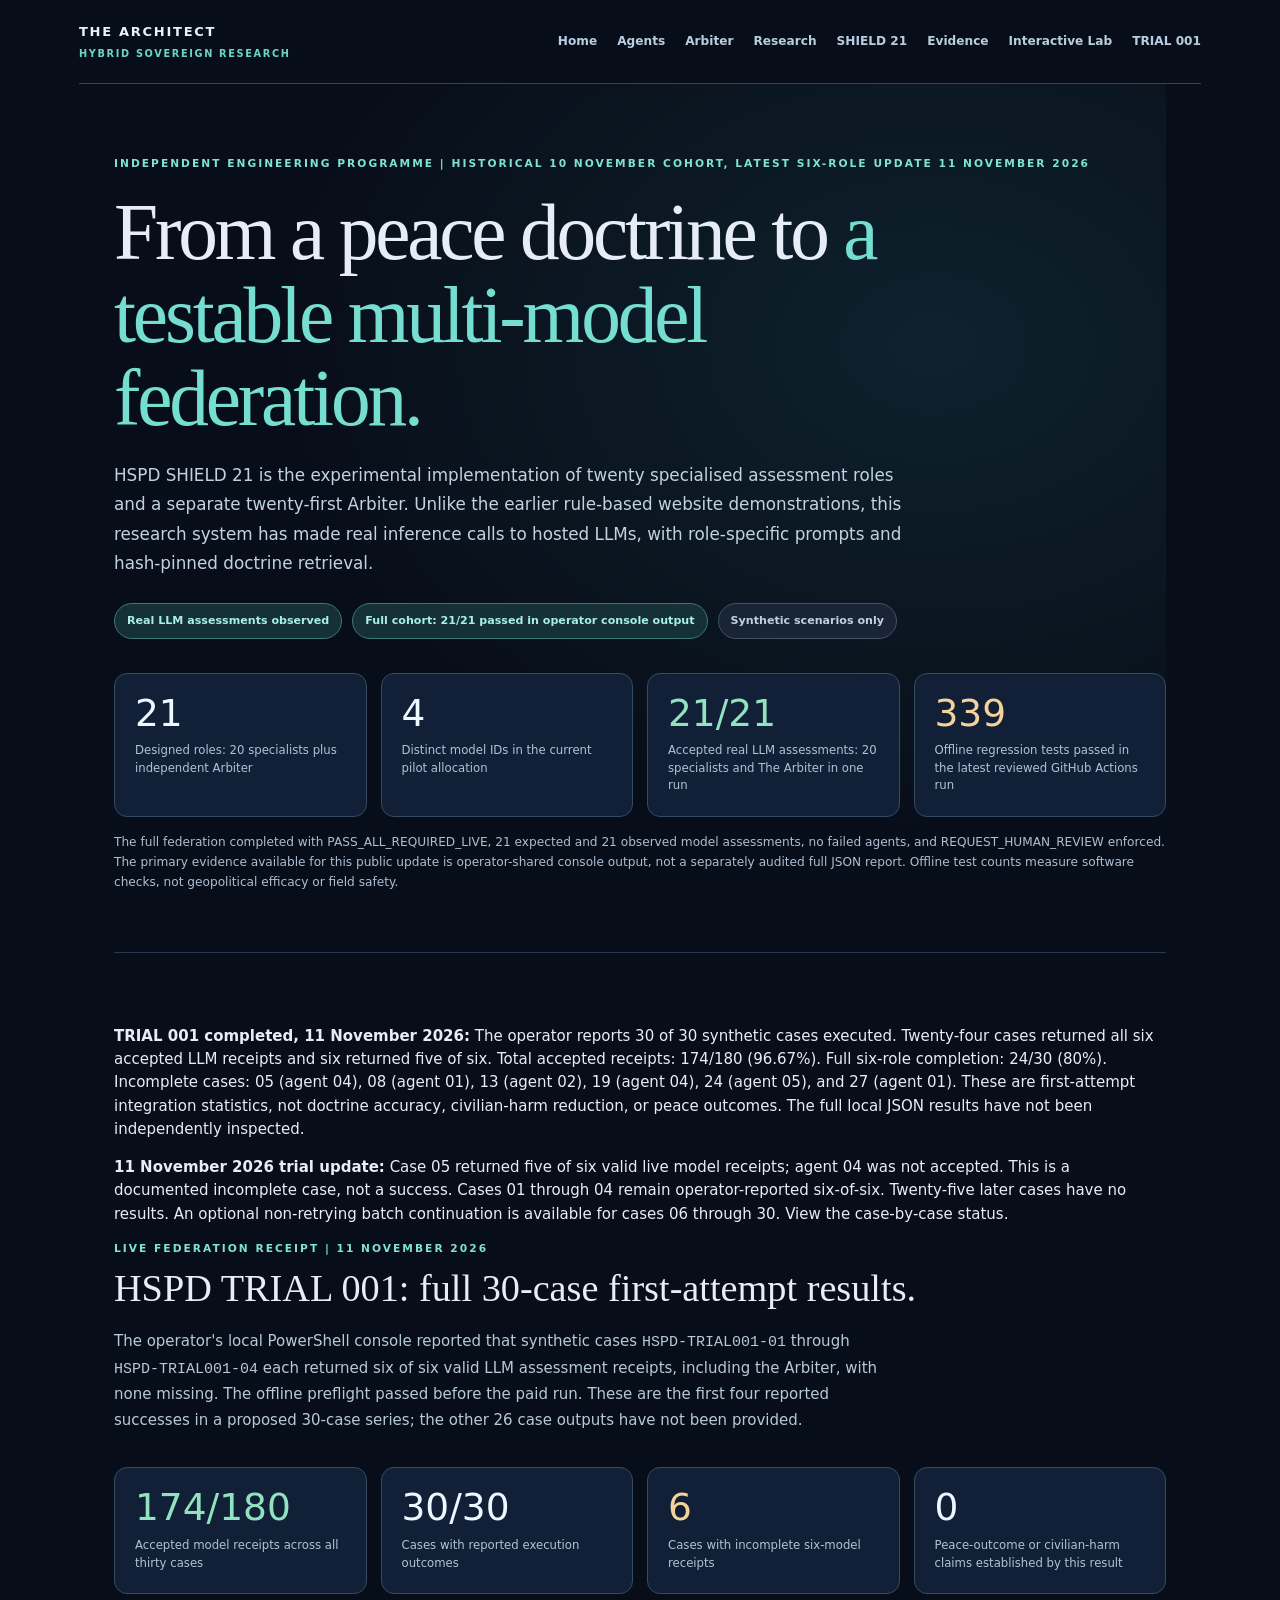
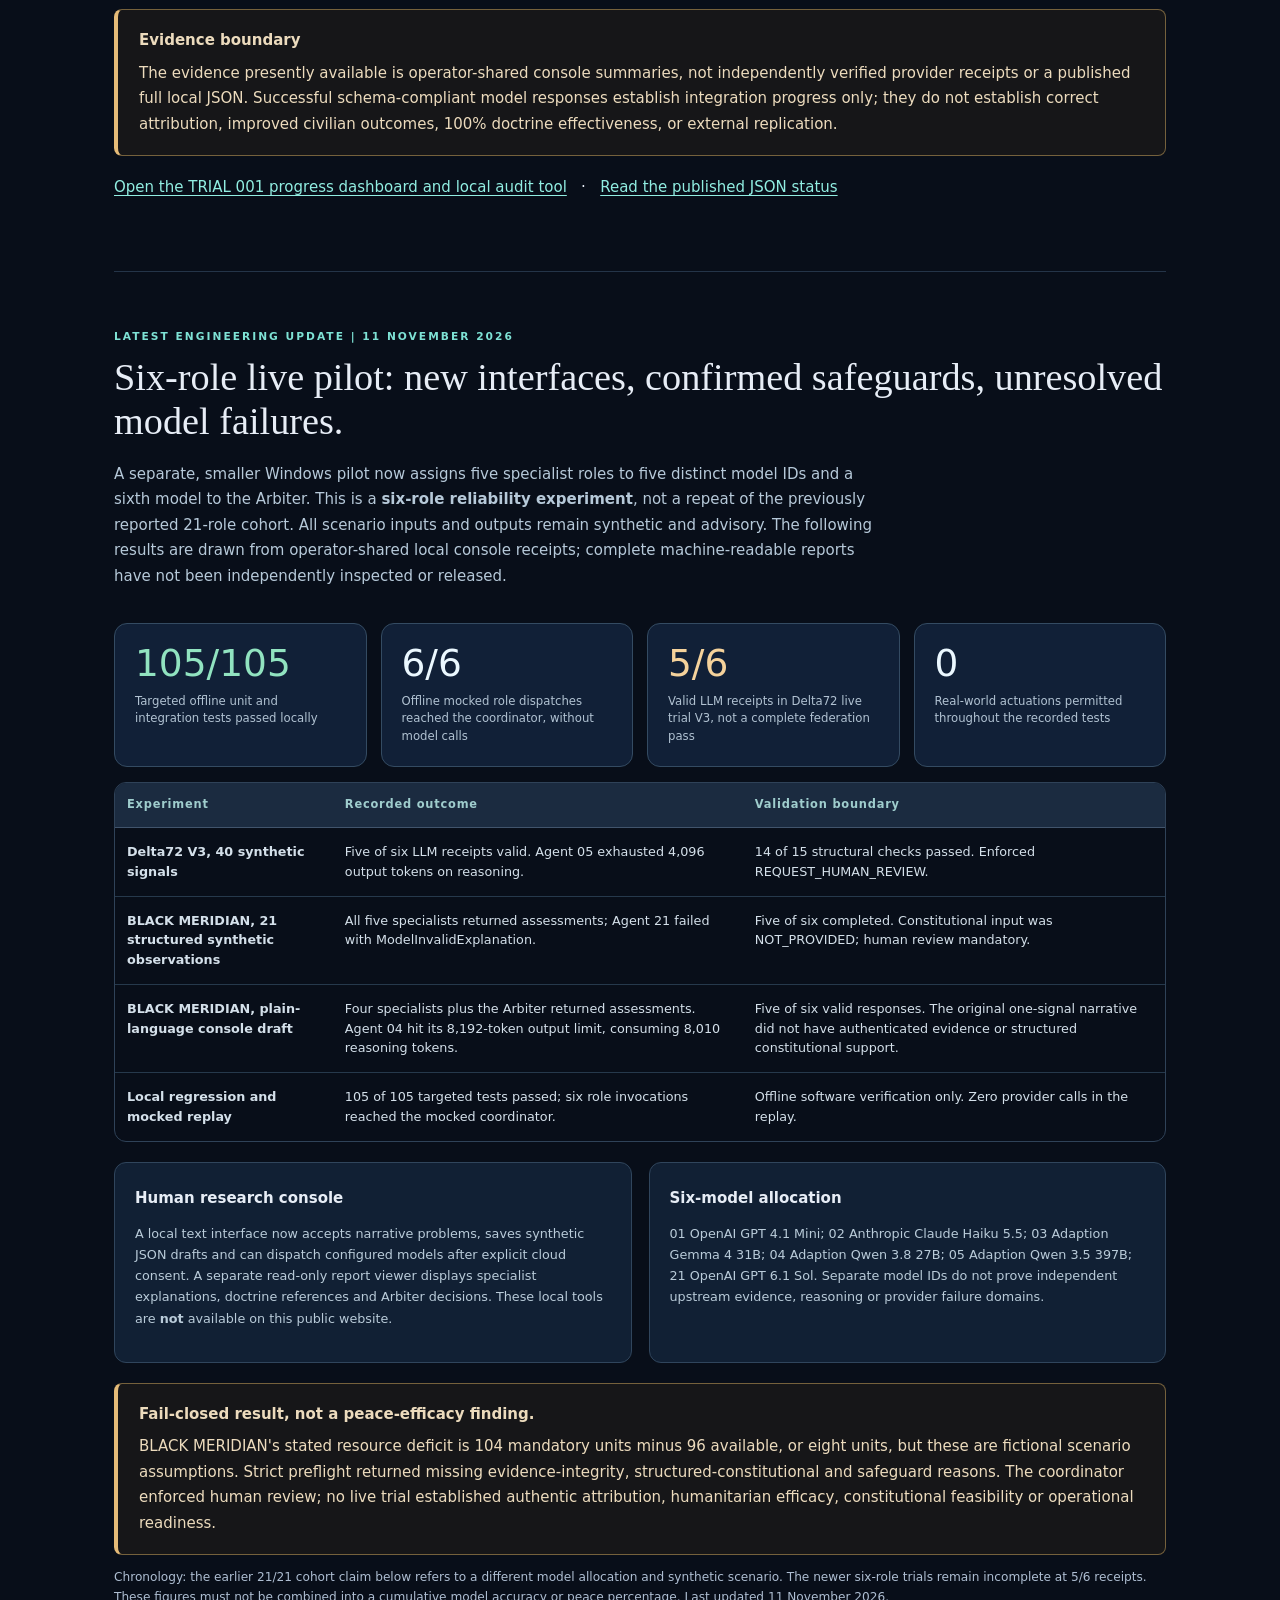
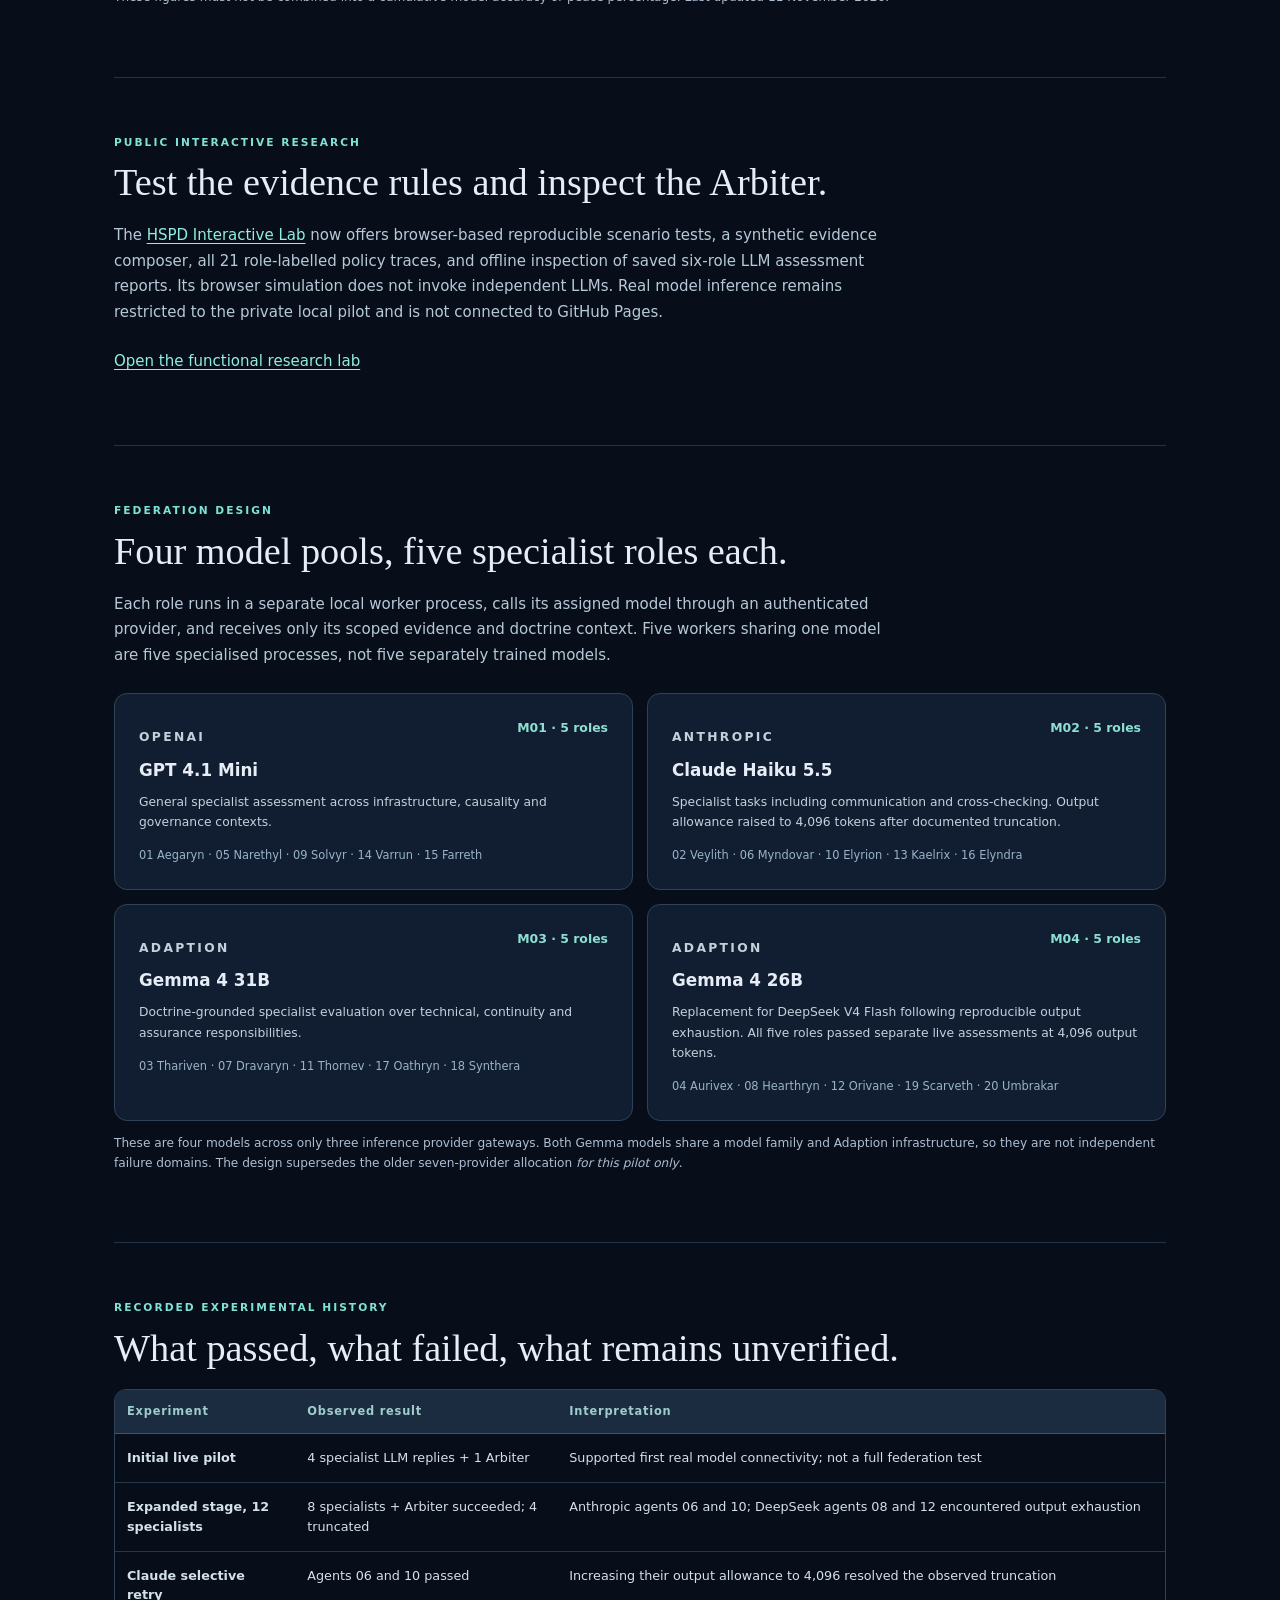
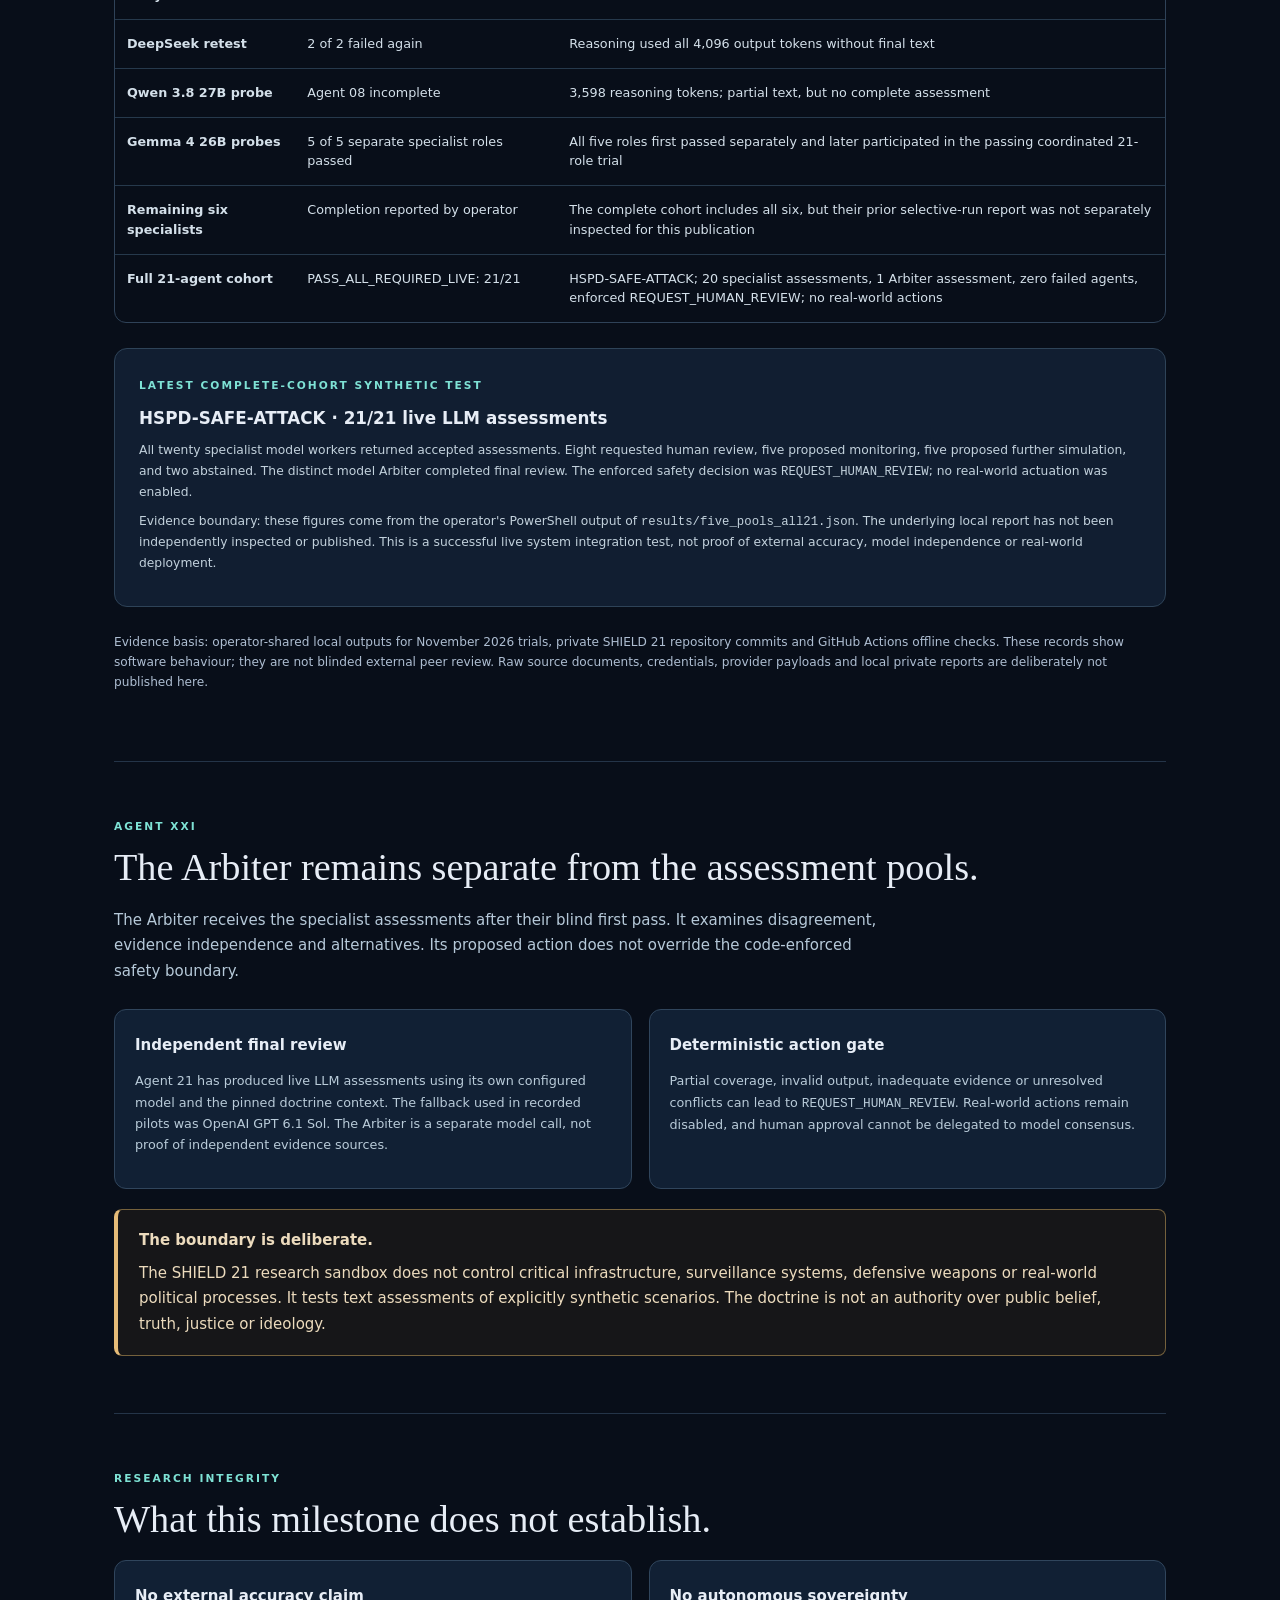
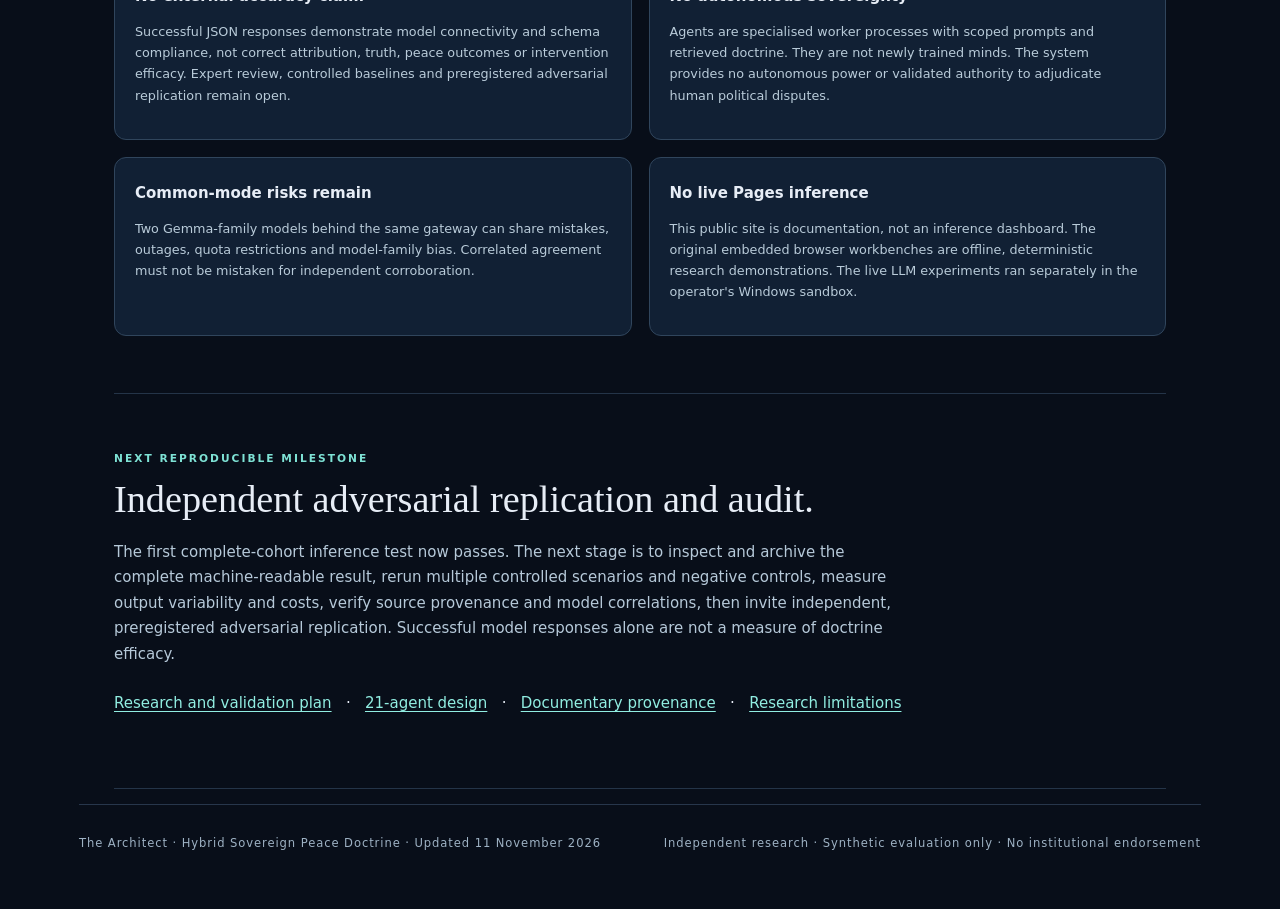
<file: shield21.html>
<!doctype html>
<html lang="en">
<head>
  <meta charset="utf-8">
  <meta name="viewport" content="width=device-width,initial-scale=1">
  <meta name="theme-color" content="#080e19">
  <title>HSPD SHIELD 21 | Live federation research | The Architect</title>
  <meta name="description" content="HSPD SHIELD 21 synthetic research: historical 21-role cohort and new TRIAL 001 pilot with six accepted model receipts for one case; remaining 29 unreported and no doctrine efficacy claim.">
  <link rel="stylesheet" href="style.css">
  <style>
    .site-shell{max-width:1170px;margin:auto;padding:0 24px}
    .site-nav{display:flex;align-items:center;justify-content:space-between;flex-wrap:wrap;gap:20px;padding:22px 0;border-bottom:1px solid #33465b}
    .site-nav .brand{font-size:.87rem;letter-spacing:.13em;font-weight:800;color:#e5f4f5}.site-nav .brand span{display:block;color:#6ad5cb;font-size:.65rem;margin-top:4px;letter-spacing:.17em}
    .site-nav .links{display:flex;gap:20px;flex-wrap:wrap;font-size:.81rem;font-weight:700;color:#b9cde0}.site-nav a:hover{color:#79e2d7}
    .hero-new{padding:72px 0 48px;border-bottom:1px solid #27374d;position:relative}
    .hero-new:before{content:"";position:absolute;inset:0;background:radial-gradient(ellipse at 78% 30%,#1c4c5950,transparent 56%);pointer-events:none}
    .hero-new>*{position:relative}
    .eyebrow-new{font-size:.71rem;color:#7ee2d5;letter-spacing:.19em;text-transform:uppercase;font-weight:800}
    .hero-new h1{max-width:850px;font:400 clamp(2.7rem,6.2vw,5.3rem)/1.05 Georgia,serif;letter-spacing:-.04em;margin:18px 0 20px}
    .hero-new h1 strong{color:#76ded1;font-weight:400}
    .lead-new{font-size:1.12rem;line-height:1.75;max-width:800px;color:#c1d3e2}
    .status-row{display:flex;gap:10px;flex-wrap:wrap;margin:25px 0}
    .tag-new{display:inline-flex;align-items:center;padding:8px 12px;background:#153137;border:1px solid #3b7974;color:#a7f0e4;border-radius:100px;font-weight:700;font-size:.74rem}
    .tag-new.amber{background:#32291c;border-color:#806a46;color:#edc991}
    .tag-new.dim{background:#192437;border-color:#41536d;color:#c0d1e4}
    .stat-new-grid{display:grid;grid-template-columns:repeat(4,minmax(0,1fr));gap:14px;margin:34px 0 15px}
    .stat-new{background:#112037;border:1px solid #344b62;padding:21px 20px;border-radius:13px}
    .stat-new b{font-size:2.5rem;font-weight:500;line-height:1;color:#ebf8ff;display:block}
    .stat-new b.green{color:#91e3c0}.stat-new b.gold{color:#f5d29b}
    .stat-new span{display:block;color:#b1c2d2;font-size:.78rem;margin-top:10px;line-height:1.5}
    .small-print{font-size:.81rem;line-height:1.65;color:#aebed2}
    .new-section{padding:57px 0;border-bottom:1px solid #243448}
    .new-section h2{font:400 clamp(1.8rem,4vw,2.55rem)/1.15 Georgia,serif;margin:10px 0 18px}
    .new-section .intro{color:#b6c9d9;max-width:780px;line-height:1.7;margin-bottom:25px}
    .pool-grid{display:grid;grid-template-columns:repeat(2,minmax(0,1fr));gap:14px}
    .pool-card{background:#111e31;border:1px solid #2e4358;border-radius:13px;padding:24px}
    .pool-card .count{float:right;color:#8edfd3;font-size:.83rem;font-weight:800}
    .pool-card h3{font-size:1.12rem;margin:9px 0 6px}
    .pool-card p{font-size:.82rem;line-height:1.65;color:#c2d1dc;margin:9px 0}
    .pool-card .names{font-size:.76rem;color:#99b3c8;margin-top:15px}
    .simple-table{width:100%;border-collapse:collapse}
    .simple-table th{text-align:left;color:#9fcdcd;font-size:.76rem;letter-spacing:.07em;border-bottom:1px solid #41546c;padding:13px 12px}
    .simple-table td{border-bottom:1px solid #26394c;padding:14px 12px;color:#d4e0ea;font-size:.85rem}
    .simple-table td:first-child{font-weight:700}
    .table-scroller{overflow-x:auto;border:1px solid #2f4258;border-radius:12px}
    .callout-new{border:1px solid #75613c;border-left:4px solid #e5bb78;background:#33281850;border-radius:8px;padding:18px 21px;color:#ecdbbd;line-height:1.7}
    .callout-new p{margin:7px 0 0}
    .two-new{display:grid;grid-template-columns:repeat(2,minmax(0,1fr));gap:17px}
    .panel-new{background:#112034;border:1px solid #30455c;border-radius:12px;padding:20px}
    .panel-new h3{font-size:1rem;margin:4px 0 9px}.panel-new p{font-size:.85rem;line-height:1.67;color:#b9cbd9}
    .link-new{color:#91eee2;text-decoration:underline;text-underline-offset:3px}
    .footer-new{padding:30px 0 60px;display:flex;gap:20px;flex-wrap:wrap;justify-content:space-between;color:#9eb2c4;font-size:.77rem}
    .footer-new a{color:#a1e9df}
    @media(max-width:760px){.stat-new-grid{grid-template-columns:repeat(2,minmax(0,1fr))}.pool-grid,.two-new{grid-template-columns:1fr}.site-nav .links{gap:12px}.hero-new{padding:45px 0 30px}}
    @media(max-width:430px){.stat-new-grid{grid-template-columns:1fr 1fr}.stat-new{padding:15px}.stat-new b{font-size:2rem}.site-shell{padding:0 16px}}
  </style>
</head>
<body>
<a class="sr-only" href="#content">Skip to content</a>
<div class="site-shell">
  <header class="site-nav">
    <a class="brand" href="./#home">THE ARCHITECT<span>HYBRID SOVEREIGN RESEARCH</span></a>
    <nav class="links" aria-label="Research navigation">
      <a href="./#home">Home</a>
      <a href="architecture.html">Agents</a>
      <a href="arbiter.html">Arbiter</a>
      <a href="research.html">Research</a>
      <a href="shield21.html" aria-current="page">SHIELD 21</a>
      <a href="evidence.html">Evidence</a>
      <a href="lab.html">Interactive Lab</a>
      <a href="trial001.html">TRIAL 001</a>
    </nav>
  </header>
  <main id="content">
    <section class="hero-new" id="overview">
      <div class="eyebrow-new">Independent engineering programme | Historical 10 November cohort, latest six-role update 11 November 2026</div>
      <h1>From a peace doctrine to <strong>a testable multi-model federation.</strong></h1>
      <p class="lead-new">HSPD SHIELD 21 is the experimental implementation of twenty specialised assessment roles and a separate twenty-first Arbiter. Unlike the earlier rule-based website demonstrations, this research system has made real inference calls to hosted LLMs, with role-specific prompts and hash-pinned doctrine retrieval.</p>
      <div class="status-row">
        <span class="tag-new">Real LLM assessments observed</span>
        <span class="tag-new">Full cohort: 21/21 passed in operator console output</span>
        <span class="tag-new dim">Synthetic scenarios only</span>
      </div>
      <div class="stat-new-grid" aria-label="Reported research progress">
        <div class="stat-new"><b>21</b><span>Designed roles: 20 specialists plus independent Arbiter</span></div>
        <div class="stat-new"><b>4</b><span>Distinct model IDs in the current pilot allocation</span></div>
        <div class="stat-new"><b class="green">21/21</b><span>Accepted real LLM assessments: 20 specialists and The Arbiter in one run</span></div>
        <div class="stat-new"><b class="gold">339</b><span>Offline regression tests passed in the latest reviewed GitHub Actions run</span></div>
      </div>
      <p class="small-print">The full federation completed with PASS_ALL_REQUIRED_LIVE, 21 expected and 21 observed model assessments, no failed agents, and REQUEST_HUMAN_REVIEW enforced. The primary evidence available for this public update is operator-shared console output, not a separately audited full JSON report. Offline test counts measure software checks, not geopolitical efficacy or field safety.</p>
    </section>

    <section class="new-section" id="trial001">
<p><strong>TRIAL 001 completed, 11 November 2026:</strong> The operator reports 30 of 30 synthetic cases executed. Twenty-four cases returned all six accepted LLM receipts and six returned five of six. Total accepted receipts: 174/180 (96.67%). Full six-role completion: 24/30 (80%). Incomplete cases: 05 (agent 04), 08 (agent 01), 13 (agent 02), 19 (agent 04), 24 (agent 05), and 27 (agent 01). These are first-attempt integration statistics, not doctrine accuracy, civilian-harm reduction, or peace outcomes. The full local JSON results have not been independently inspected.</p>
<p><strong>11 November 2026 trial update:</strong> Case 05 returned five of six valid live model receipts; agent 04 was not accepted. This is a documented incomplete case, not a success. Cases 01 through 04 remain operator-reported six-of-six. Twenty-five later cases have no results. An optional non-retrying batch continuation is available for cases 06 through 30. <a href="trial001.html">View the case-by-case status</a>.</p>
      <div class="eyebrow-new">Live federation receipt | 11 November 2026</div>
      <h2>HSPD TRIAL 001: full 30-case first-attempt results.</h2>
      <p class="intro">The operator's local PowerShell console reported that synthetic cases <code>HSPD-TRIAL001-01</code> through <code>HSPD-TRIAL001-04</code> each returned six of six valid LLM assessment receipts, including the Arbiter, with none missing. The offline preflight passed before the paid run. These are the first four reported successes in a proposed 30-case series; the other 26 case outputs have not been provided.</p>
      <div class="stat-new-grid">
        <div class="stat-new"><b class="green">174/180</b><span>Accepted model receipts across all thirty cases</span></div>
        <div class="stat-new"><b>30/30</b><span>Cases with reported execution outcomes</span></div>
        <div class="stat-new"><b class="gold">6</b><span>Cases with incomplete six-model receipts</span></div>
        <div class="stat-new"><b>0</b><span>Peace-outcome or civilian-harm claims established by this result</span></div>
      </div>
      <div class="callout-new"><strong>Evidence boundary</strong><p>The evidence presently available is operator-shared console summaries, not independently verified provider receipts or a published full local JSON. Successful schema-compliant model responses establish integration progress only; they do not establish correct attribution, improved civilian outcomes, 100% doctrine effectiveness, or external replication.</p></div>
      <p style="margin-top:20px"><a class="link-new" href="trial001.html">Open the TRIAL 001 progress dashboard and local audit tool</a> &nbsp; · &nbsp; <a class="link-new" href="trial001_status.json">Read the published JSON status</a></p>
    </section>

    <section class="new-section" id="november11" aria-labelledby="nov11-heading">
      <div class="eyebrow-new">Latest engineering update | 11 November 2026</div>
      <h2 id="nov11-heading">Six-role live pilot: new interfaces, confirmed safeguards, unresolved model failures.</h2>
      <p class="intro">A separate, smaller Windows pilot now assigns five specialist roles to five distinct model IDs and a sixth model to the Arbiter. This is a <strong>six-role reliability experiment</strong>, not a repeat of the previously reported 21-role cohort. All scenario inputs and outputs remain synthetic and advisory. The following results are drawn from operator-shared local console receipts; complete machine-readable reports have not been independently inspected or released.</p>
      <div class="stat-new-grid" aria-label="New six-role pilot test summary">
        <div class="stat-new"><b class="green">105/105</b><span>Targeted offline unit and integration tests passed locally</span></div>
        <div class="stat-new"><b>6/6</b><span>Offline mocked role dispatches reached the coordinator, without model calls</span></div>
        <div class="stat-new"><b class="gold">5/6</b><span>Valid LLM receipts in Delta72 live trial V3, not a complete federation pass</span></div>
        <div class="stat-new"><b>0</b><span>Real-world actuations permitted throughout the recorded tests</span></div>
      </div>
      <div class="table-scroller">
        <table class="simple-table">
          <thead><tr><th>Experiment</th><th>Recorded outcome</th><th>Validation boundary</th></tr></thead>
          <tbody>
            <tr><td>Delta72 V3, 40 synthetic signals</td><td>Five of six LLM receipts valid. Agent 05 exhausted 4,096 output tokens on reasoning.</td><td>14 of 15 structural checks passed. Enforced REQUEST_HUMAN_REVIEW.</td></tr>
            <tr><td>BLACK MERIDIAN, 21 structured synthetic observations</td><td>All five specialists returned assessments; Agent 21 failed with ModelInvalidExplanation.</td><td>Five of six completed. Constitutional input was NOT_PROVIDED; human review mandatory.</td></tr>
            <tr><td>BLACK MERIDIAN, plain-language console draft</td><td>Four specialists plus the Arbiter returned assessments. Agent 04 hit its 8,192-token output limit, consuming 8,010 reasoning tokens.</td><td>Five of six valid responses. The original one-signal narrative did not have authenticated evidence or structured constitutional support.</td></tr>
            <tr><td>Local regression and mocked replay</td><td>105 of 105 targeted tests passed; six role invocations reached the mocked coordinator.</td><td>Offline software verification only. Zero provider calls in the replay.</td></tr>
          </tbody>
        </table>
      </div>
      <div class="two-new" style="margin-top:20px">
        <article class="panel-new"><h3>Human research console</h3><p>A local text interface now accepts narrative problems, saves synthetic JSON drafts and can dispatch configured models after explicit cloud consent. A separate read-only report viewer displays specialist explanations, doctrine references and Arbiter decisions. These local tools are <strong>not</strong> available on this public website.</p></article>
        <article class="panel-new"><h3>Six-model allocation</h3><p>01 OpenAI GPT 4.1 Mini; 02 Anthropic Claude Haiku 5.5; 03 Adaption Gemma 4 31B; 04 Adaption Qwen 3.8 27B; 05 Adaption Qwen 3.5 397B; 21 OpenAI GPT 6.1 Sol. Separate model IDs do not prove independent upstream evidence, reasoning or provider failure domains.</p></article>
      </div>
      <div class="callout-new" style="margin-top:20px"><strong>Fail-closed result, not a peace-efficacy finding.</strong><p>BLACK MERIDIAN's stated resource deficit is 104 mandatory units minus 96 available, or eight units, but these are fictional scenario assumptions. Strict preflight returned missing evidence-integrity, structured-constitutional and safeguard reasons. The coordinator enforced human review; no live trial established authentic attribution, humanitarian efficacy, constitutional feasibility or operational readiness.</p></div>
      <p class="small-print">Chronology: the earlier 21/21 cohort claim below refers to a different model allocation and synthetic scenario. The newer six-role trials remain incomplete at 5/6 receipts. These figures must not be combined into a cumulative model accuracy or peace percentage. Last updated 11 November 2026.</p>
    </section>

    <section class="new-section" id="interactive">
      <div class="eyebrow-new">Public interactive research</div>
      <h2>Test the evidence rules and inspect the Arbiter.</h2>
      <p class="intro">The <a class="link-new" href="lab.html">HSPD Interactive Lab</a> now offers browser-based reproducible scenario tests, a synthetic evidence composer, all 21 role-labelled policy traces, and offline inspection of saved six-role LLM assessment reports. Its browser simulation does not invoke independent LLMs. Real model inference remains restricted to the private local pilot and is not connected to GitHub Pages.</p>
      <p><a class="link-new" href="lab.html">Open the functional research lab</a></p>
    </section>
    <section class="new-section" id="models">
      <div class="eyebrow-new">Federation design</div><h2>Four model pools, five specialist roles each.</h2>
      <p class="intro">Each role runs in a separate local worker process, calls its assigned model through an authenticated provider, and receives only its scoped evidence and doctrine context. Five workers sharing one model are five specialised processes, not five separately trained models.</p>
      <div class="pool-grid">
        <article class="pool-card"><span class="count">M01 · 5 roles</span><p class="eyebrow-new">OpenAI</p><h3>GPT 4.1 Mini</h3><p>General specialist assessment across infrastructure, causality and governance contexts.</p><div class="names">01 Aegaryn · 05 Narethyl · 09 Solvyr · 14 Varrun · 15 Farreth</div></article>
        <article class="pool-card"><span class="count">M02 · 5 roles</span><p class="eyebrow-new">Anthropic</p><h3>Claude Haiku 5.5</h3><p>Specialist tasks including communication and cross-checking. Output allowance raised to 4,096 tokens after documented truncation.</p><div class="names">02 Veylith · 06 Myndovar · 10 Elyrion · 13 Kaelrix · 16 Elyndra</div></article>
        <article class="pool-card"><span class="count">M03 · 5 roles</span><p class="eyebrow-new">Adaption</p><h3>Gemma 4 31B</h3><p>Doctrine-grounded specialist evaluation over technical, continuity and assurance responsibilities.</p><div class="names">03 Thariven · 07 Dravaryn · 11 Thornev · 17 Oathryn · 18 Synthera</div></article>
        <article class="pool-card"><span class="count">M04 · 5 roles</span><p class="eyebrow-new">Adaption</p><h3>Gemma 4 26B</h3><p>Replacement for DeepSeek V4 Flash following reproducible output exhaustion. All five roles passed separate live assessments at 4,096 output tokens.</p><div class="names">04 Aurivex · 08 Hearthryn · 12 Orivane · 19 Scarveth · 20 Umbrakar</div></article>
      </div>
      <p class="small-print">These are four models across only three inference provider gateways. Both Gemma models share a model family and Adaption infrastructure, so they are not independent failure domains. The design supersedes the older seven-provider allocation <em>for this pilot only</em>.</p>
    </section>

    <section class="new-section" id="evidence">
      <div class="eyebrow-new">Recorded experimental history</div><h2>What passed, what failed, what remains unverified.</h2>
      <div class="table-scroller">
        <table class="simple-table">
          <thead><tr><th>Experiment</th><th>Observed result</th><th>Interpretation</th></tr></thead>
          <tbody>
            <tr><td>Initial live pilot</td><td>4 specialist LLM replies + 1 Arbiter</td><td>Supported first real model connectivity; not a full federation test</td></tr>
            <tr><td>Expanded stage, 12 specialists</td><td>8 specialists + Arbiter succeeded; 4 truncated</td><td>Anthropic agents 06 and 10; DeepSeek agents 08 and 12 encountered output exhaustion</td></tr>
            <tr><td>Claude selective retry</td><td>Agents 06 and 10 passed</td><td>Increasing their output allowance to 4,096 resolved the observed truncation</td></tr>
            <tr><td>DeepSeek retest</td><td>2 of 2 failed again</td><td>Reasoning used all 4,096 output tokens without final text</td></tr>
            <tr><td>Qwen 3.8 27B probe</td><td>Agent 08 incomplete</td><td>3,598 reasoning tokens; partial text, but no complete assessment</td></tr>
            <tr><td>Gemma 4 26B probes</td><td>5 of 5 separate specialist roles passed</td><td>All five roles first passed separately and later participated in the passing coordinated 21-role trial</td></tr>
            <tr><td>Remaining six specialists</td><td>Completion reported by operator</td><td>The complete cohort includes all six, but their prior selective-run report was not separately inspected for this publication</td></tr>
            <tr><td>Full 21-agent cohort</td><td>PASS_ALL_REQUIRED_LIVE: 21/21</td><td>HSPD-SAFE-ATTACK; 20 specialist assessments, 1 Arbiter assessment, zero failed agents, enforced REQUEST_HUMAN_REVIEW; no real-world actions</td></tr>
          </tbody>
        </table>
      </div>
      <div class="pool-card" style="margin:25px 0">
        <span class="eyebrow-new">Latest complete-cohort synthetic test</span>
        <h3>HSPD-SAFE-ATTACK · 21/21 live LLM assessments</h3>
        <p>All twenty specialist model workers returned accepted assessments. Eight requested human review, five proposed monitoring, five proposed further simulation, and two abstained. The distinct model Arbiter completed final review. The enforced safety decision was <code>REQUEST_HUMAN_REVIEW</code>; no real-world actuation was enabled.</p>
        <p class="small-print">Evidence boundary: these figures come from the operator's PowerShell output of <code>results/five_pools_all21.json</code>. The underlying local report has not been independently inspected or published. This is a successful live system integration test, not proof of external accuracy, model independence or real-world deployment.</p>
      </div>
      <p class="small-print">Evidence basis: operator-shared local outputs for November 2026 trials, private SHIELD 21 repository commits and GitHub Actions offline checks. These records show software behaviour; they are not blinded external peer review. Raw source documents, credentials, provider payloads and local private reports are deliberately not published here.</p>
    </section>

    <section class="new-section" id="arbiter">
      <div class="eyebrow-new">Agent XXI</div><h2>The Arbiter remains separate from the assessment pools.</h2>
      <p class="intro">The Arbiter receives the specialist assessments after their blind first pass. It examines disagreement, evidence independence and alternatives. Its proposed action does not override the code-enforced safety boundary.</p>
      <div class="two-new">
        <article class="panel-new"><h3>Independent final review</h3><p>Agent 21 has produced live LLM assessments using its own configured model and the pinned doctrine context. The fallback used in recorded pilots was OpenAI GPT 6.1 Sol. The Arbiter is a separate model call, not proof of independent evidence sources.</p></article>
        <article class="panel-new"><h3>Deterministic action gate</h3><p>Partial coverage, invalid output, inadequate evidence or unresolved conflicts can lead to <code>REQUEST_HUMAN_REVIEW</code>. Real-world actions remain disabled, and human approval cannot be delegated to model consensus.</p></article>
      </div>
      <div class="callout-new" style="margin-top:20px"><strong>The boundary is deliberate.</strong><p>The SHIELD 21 research sandbox does not control critical infrastructure, surveillance systems, defensive weapons or real-world political processes. It tests text assessments of explicitly synthetic scenarios. The doctrine is not an authority over public belief, truth, justice or ideology.</p></div>
    </section>

    <section class="new-section" id="limits">
      <div class="eyebrow-new">Research integrity</div><h2>What this milestone does not establish.</h2>
      <div class="two-new">
        <div class="panel-new"><h3>No external accuracy claim</h3><p>Successful JSON responses demonstrate model connectivity and schema compliance, not correct attribution, truth, peace outcomes or intervention efficacy. Expert review, controlled baselines and preregistered adversarial replication remain open.</p></div>
        <div class="panel-new"><h3>No autonomous sovereignty</h3><p>Agents are specialised worker processes with scoped prompts and retrieved doctrine. They are not newly trained minds. The system provides no autonomous power or validated authority to adjudicate human political disputes.</p></div>
        <div class="panel-new"><h3>Common-mode risks remain</h3><p>Two Gemma-family models behind the same gateway can share mistakes, outages, quota restrictions and model-family bias. Correlated agreement must not be mistaken for independent corroboration.</p></div>
        <div class="panel-new"><h3>No live Pages inference</h3><p>This public site is documentation, not an inference dashboard. The original embedded browser workbenches are offline, deterministic research demonstrations. The live LLM experiments ran separately in the operator's Windows sandbox.</p></div>
      </div>
    </section>

    <section class="new-section" id="next">
      <div class="eyebrow-new">Next reproducible milestone</div><h2>Independent adversarial replication and audit.</h2>
      <p class="intro">The first complete-cohort inference test now passes. The next stage is to inspect and archive the complete machine-readable result, rerun multiple controlled scenarios and negative controls, measure output variability and costs, verify source provenance and model correlations, then invite independent, preregistered adversarial replication. Successful model responses alone are not a measure of doctrine efficacy.</p>
      <p><a class="link-new" href="research.html">Research and validation plan</a> &nbsp; · &nbsp; <a class="link-new" href="architecture.html">21-agent design</a> &nbsp; · &nbsp; <a class="link-new" href="evidence.html">Documentary provenance</a> &nbsp; · &nbsp; <a class="link-new" href="RESEARCH_LIMITATIONS.md">Research limitations</a></p>
    </section>
  </main>
  <footer class="footer-new">
    <span>The Architect · Hybrid Sovereign Peace Doctrine · Updated 11 November 2026</span>
    <span>Independent research · Synthetic evaluation only · No institutional endorsement</span>
  </footer>
</div>
</body>
</html>
</file>
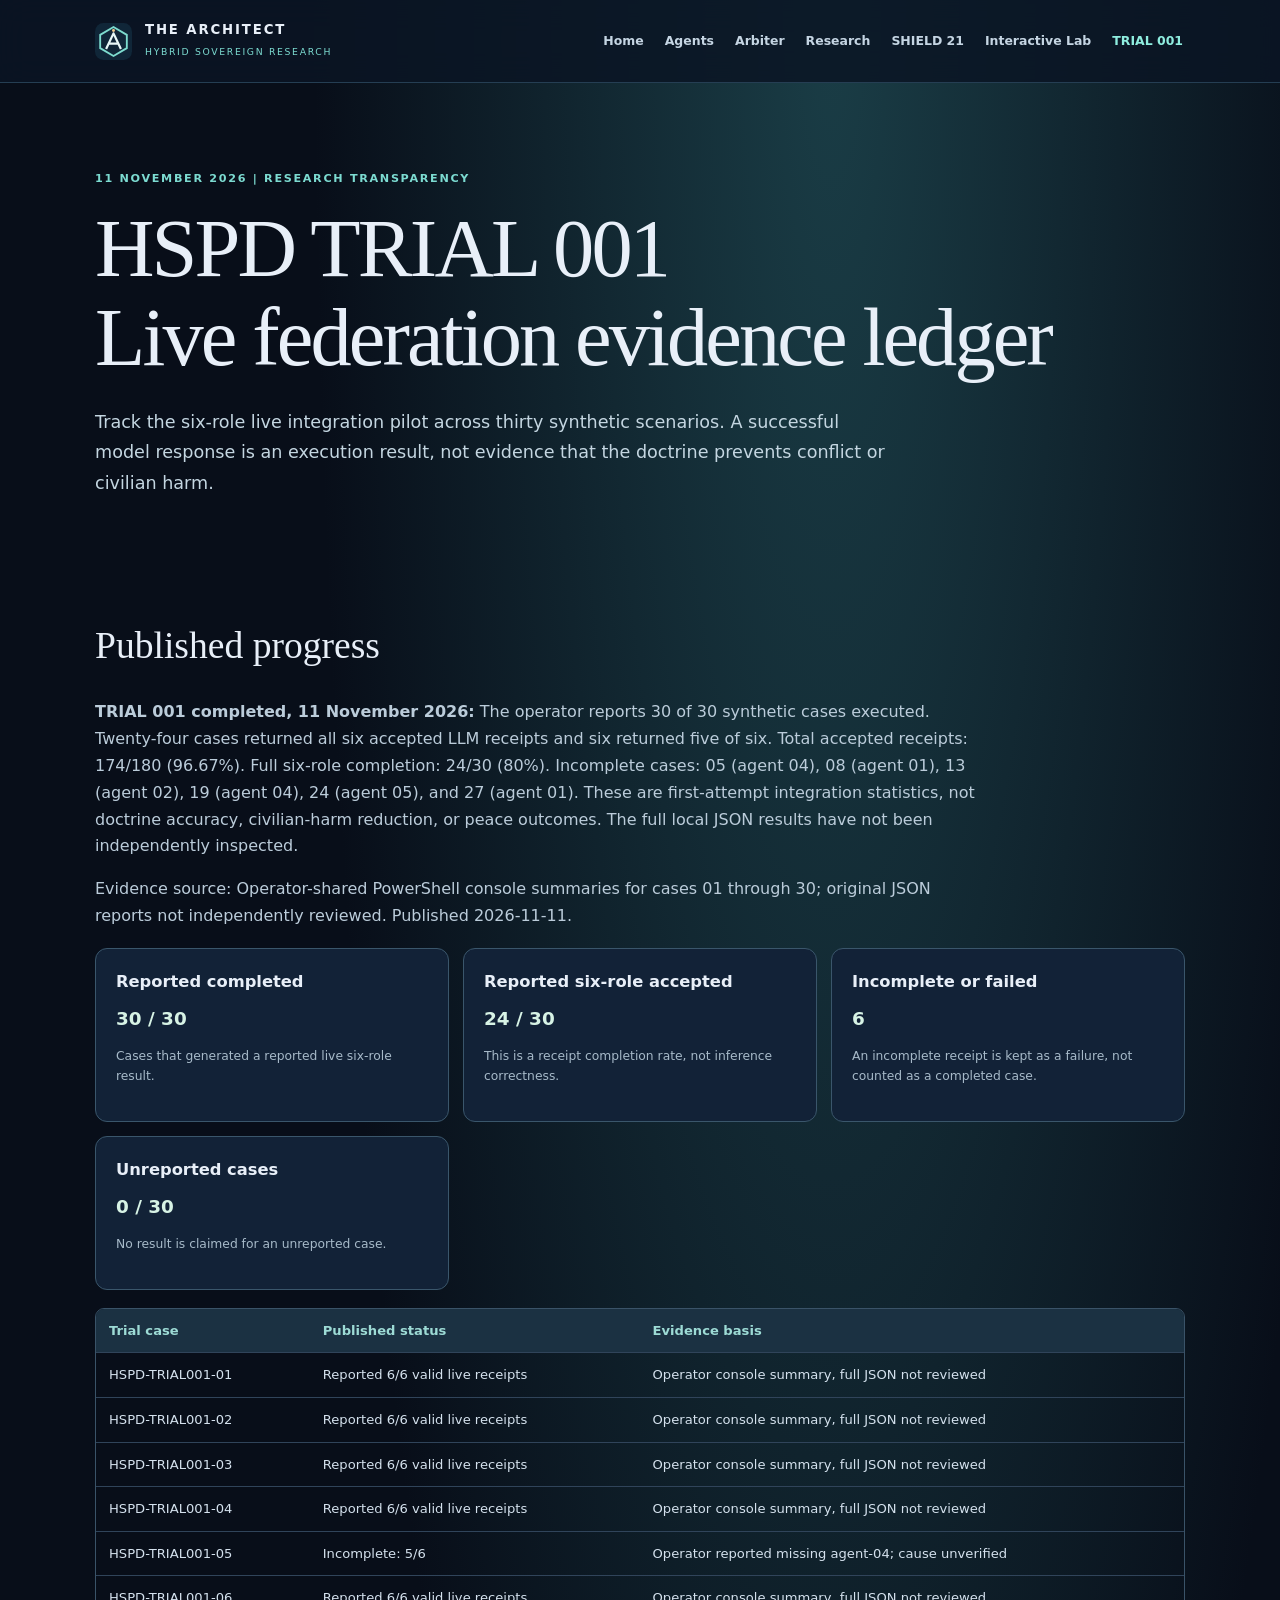
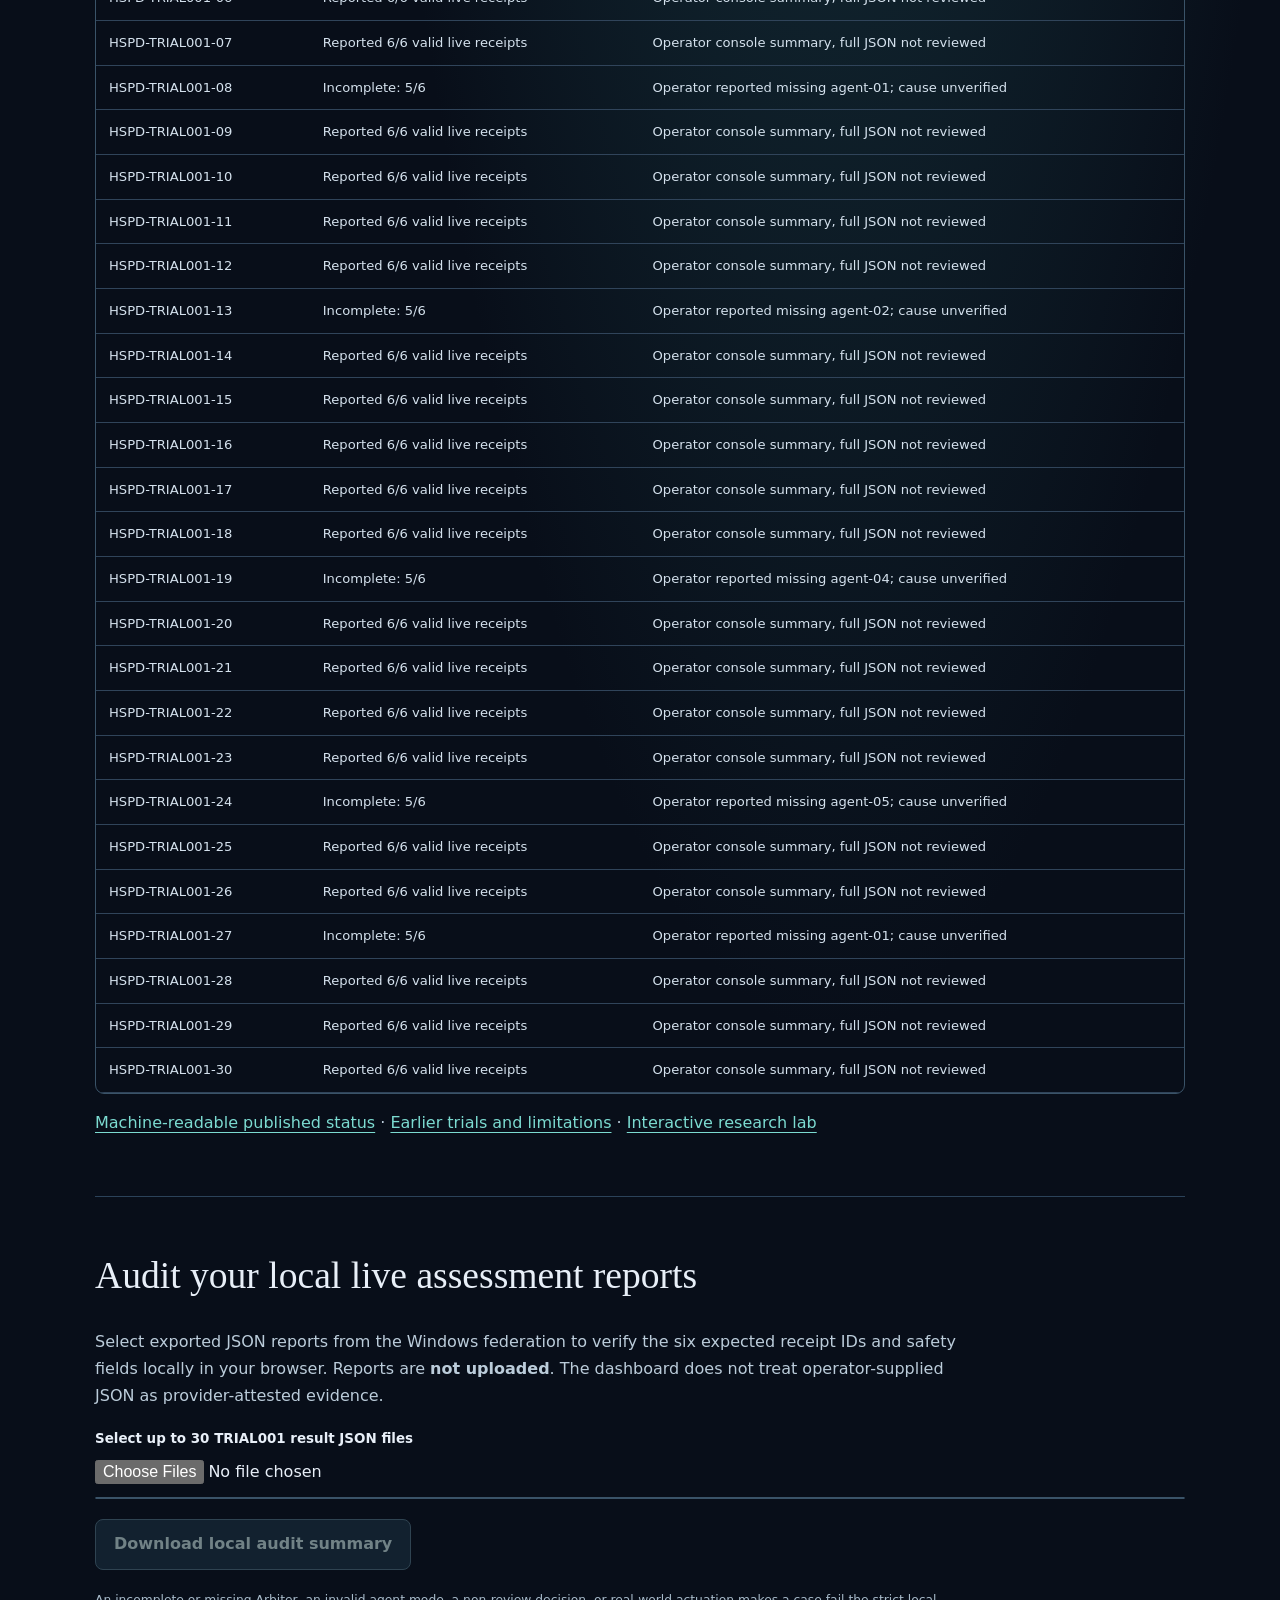
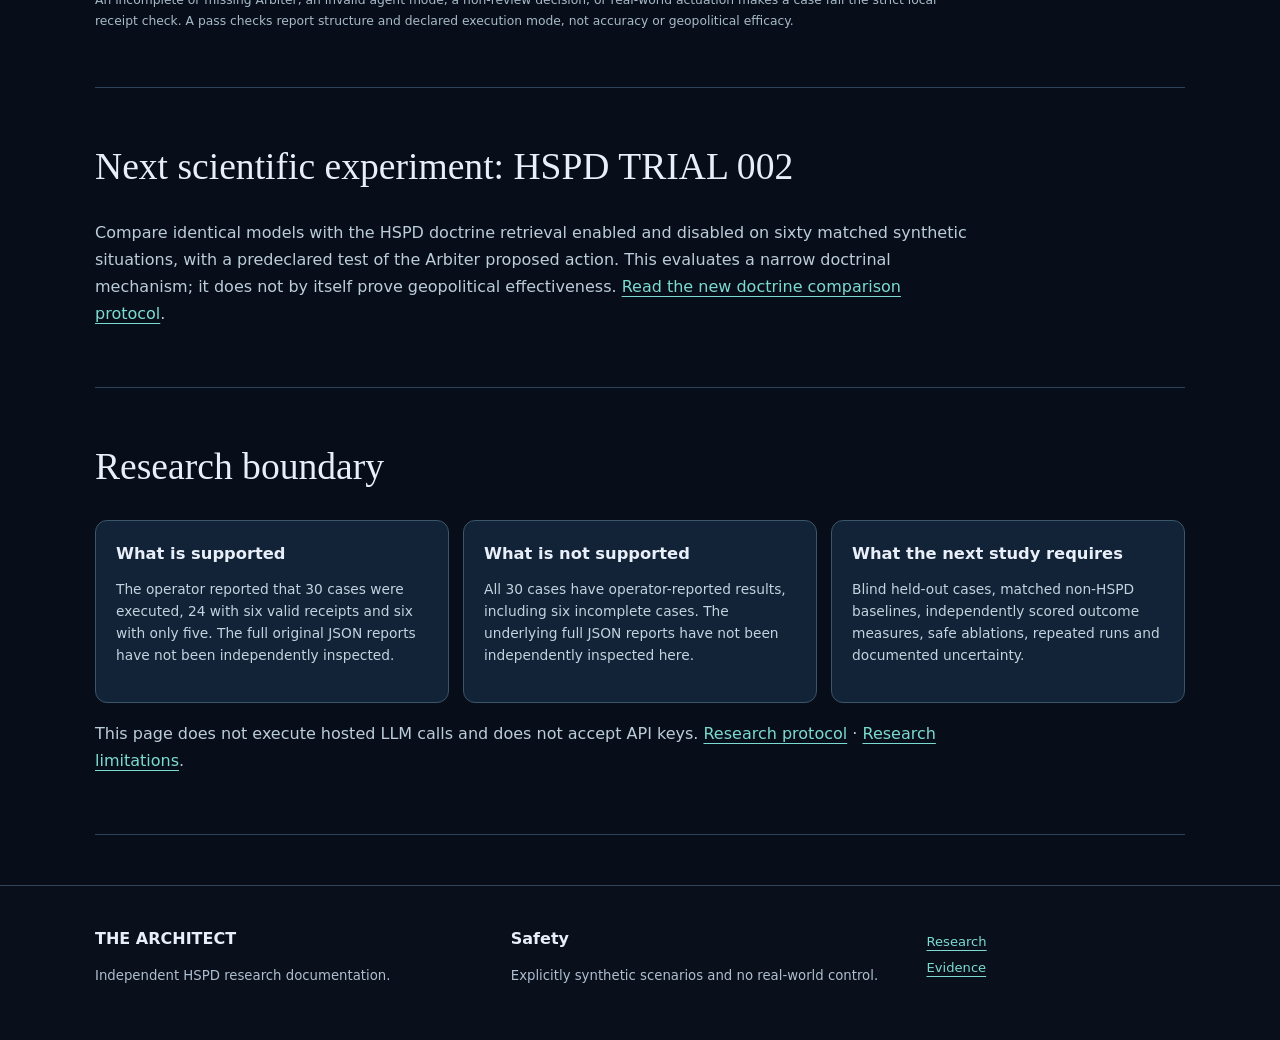
<file: trial001.html>
<!doctype html>
<html lang="en">
<head>
<meta charset="utf-8"><meta name="viewport" content="width=device-width,initial-scale=1">
<title>TRIAL 001 | Live federation research dashboard | The Architect</title>
<meta name="description" content="Evidence-bounded live six-role integration testing progress and local receipt auditing for HSPD TRIAL 001.">
<link rel="icon" href="assets/emblem.svg" type="image/svg+xml">
<link rel="stylesheet" href="assets/styles.css">
<link rel="stylesheet" href="assets/lab.css">
<script src="assets/app.js" defer></script>
<script src="assets/trial001.js" defer></script>
</head>
<body>
<a class="skip-link" href="#main">Skip to content</a>
<header class="site-header"><div class="header-wrap wrap">
<a class="brand" href="./#home"><img src="assets/emblem.svg" alt="" width="36" height="36"><span><strong>THE ARCHITECT</strong><small>HYBRID SOVEREIGN RESEARCH</small></span></a>
<button class="menu-toggle" type="button" aria-expanded="false" aria-controls="site-nav">Menu</button>
<nav class="site-nav" id="site-nav" aria-label="Main navigation">
<a href="./#home">Home</a><a href="architecture.html">Agents</a><a href="arbiter.html">Arbiter</a><a href="research.html">Research</a><a href="shield21.html">SHIELD 21</a><a href="lab.html">Interactive Lab</a><a href="trial001.html" aria-current="page">TRIAL 001</a>
</nav></div></header>
<main id="main" class="wrap">
<section class="page-hero">
<p class="eyebrow accent">11 November 2026 | Research transparency</p>
<h1>HSPD TRIAL 001<br>Live federation evidence ledger</h1>
<p class="hero-description">Track the six-role live integration pilot across thirty synthetic scenarios. A successful model response is an execution result, not evidence that the doctrine prevents conflict or civilian harm.</p>
</section>
<section class="lab-panel" aria-labelledby="status-title">
<h2 id="status-title">Published progress</h2>
<p><strong>TRIAL 001 completed, 11 November 2026:</strong> The operator reports 30 of 30 synthetic cases executed. Twenty-four cases returned all six accepted LLM receipts and six returned five of six. Total accepted receipts: 174/180 (96.67%). Full six-role completion: 24/30 (80%). Incomplete cases: 05 (agent 04), 08 (agent 01), 13 (agent 02), 19 (agent 04), 24 (agent 05), and 27 (agent 01). These are first-attempt integration statistics, not doctrine accuracy, civilian-harm reduction, or peace outcomes. The full local JSON results have not been independently inspected.</p><p id="trial-status-note">Loading published research status...</p>
<div id="trial-metrics" class="lab-results"></div>
<div class="lab-scroll"><table><thead><tr><th>Trial case</th><th>Published status</th><th>Evidence basis</th></tr></thead><tbody id="trial-case-table"></tbody></table></div>
<p><a href="trial001_status.json">Machine-readable published status</a> · <a href="shield21.html#november11">Earlier trials and limitations</a> · <a href="lab.html">Interactive research lab</a></p>
</section>
<section class="lab-panel" aria-labelledby="audit-title">
<h2 id="audit-title">Audit your local live assessment reports</h2>
<p>Select exported JSON reports from the Windows federation to verify the six expected receipt IDs and safety fields locally in your browser. Reports are <strong>not uploaded</strong>. The dashboard does not treat operator-supplied JSON as provider-attested evidence.</p>
<label for="trial-files" class="lab-import-label">Select up to 30 TRIAL001 result JSON files</label>
<input type="file" id="trial-files" accept=".json,application/json" multiple>
<div id="trial-file-message" role="status" aria-live="polite"></div>
<div id="trial-audit-results" class="lab-scroll"></div>
<div class="lab-actions"><button type="button" class="lab-button secondary" id="trial-download" disabled>Download local audit summary</button></div>
<p class="lab-small">An incomplete or missing Arbiter, an invalid agent mode, a non-review decision, or real-world actuation makes a case fail the strict local receipt check. A pass checks report structure and declared execution mode, not accuracy or geopolitical efficacy.</p>
</section>
<section class="lab-panel"><h2>Next scientific experiment: HSPD TRIAL 002</h2><p>Compare identical models with the HSPD doctrine retrieval enabled and disabled on sixty matched synthetic situations, with a predeclared test of the Arbiter proposed action. This evaluates a narrow doctrinal mechanism; it does not by itself prove geopolitical effectiveness. <a href="trial002.html">Read the new doctrine comparison protocol</a>.</p></section>
<section class="lab-panel" aria-labelledby="limits-title">
<h2 id="limits-title">Research boundary</h2>
<div class="lab-results">
<article class="lab-result"><h3>What is supported</h3><p>The operator reported that 30 cases were executed, 24 with six valid receipts and six with only five. The full original JSON reports have not been independently inspected.</p></article>
<article class="lab-result"><h3>What is not supported</h3><p>All 30 cases have operator-reported results, including six incomplete cases. The underlying full JSON reports have not been independently inspected here.</p></article>
<article class="lab-result"><h3>What the next study requires</h3><p>Blind held-out cases, matched non-HSPD baselines, independently scored outcome measures, safe ablations, repeated runs and documented uncertainty.</p></article>
</div>
<p>This page does not execute hosted LLM calls and does not accept API keys. <a href="RESEARCH_PROTOCOL.md">Research protocol</a> · <a href="RESEARCH_LIMITATIONS.md">Research limitations</a>.</p>
</section>
</main>
<footer class="site-footer"><div class="wrap foot-grid"><div><strong>THE ARCHITECT</strong><p>Independent HSPD research documentation.</p></div><div><strong>Safety</strong><p>Explicitly synthetic scenarios and no real-world control.</p></div><div><a href="research.html">Research</a><a href="evidence.html">Evidence</a></div></div></footer>
</body></html>
</file>
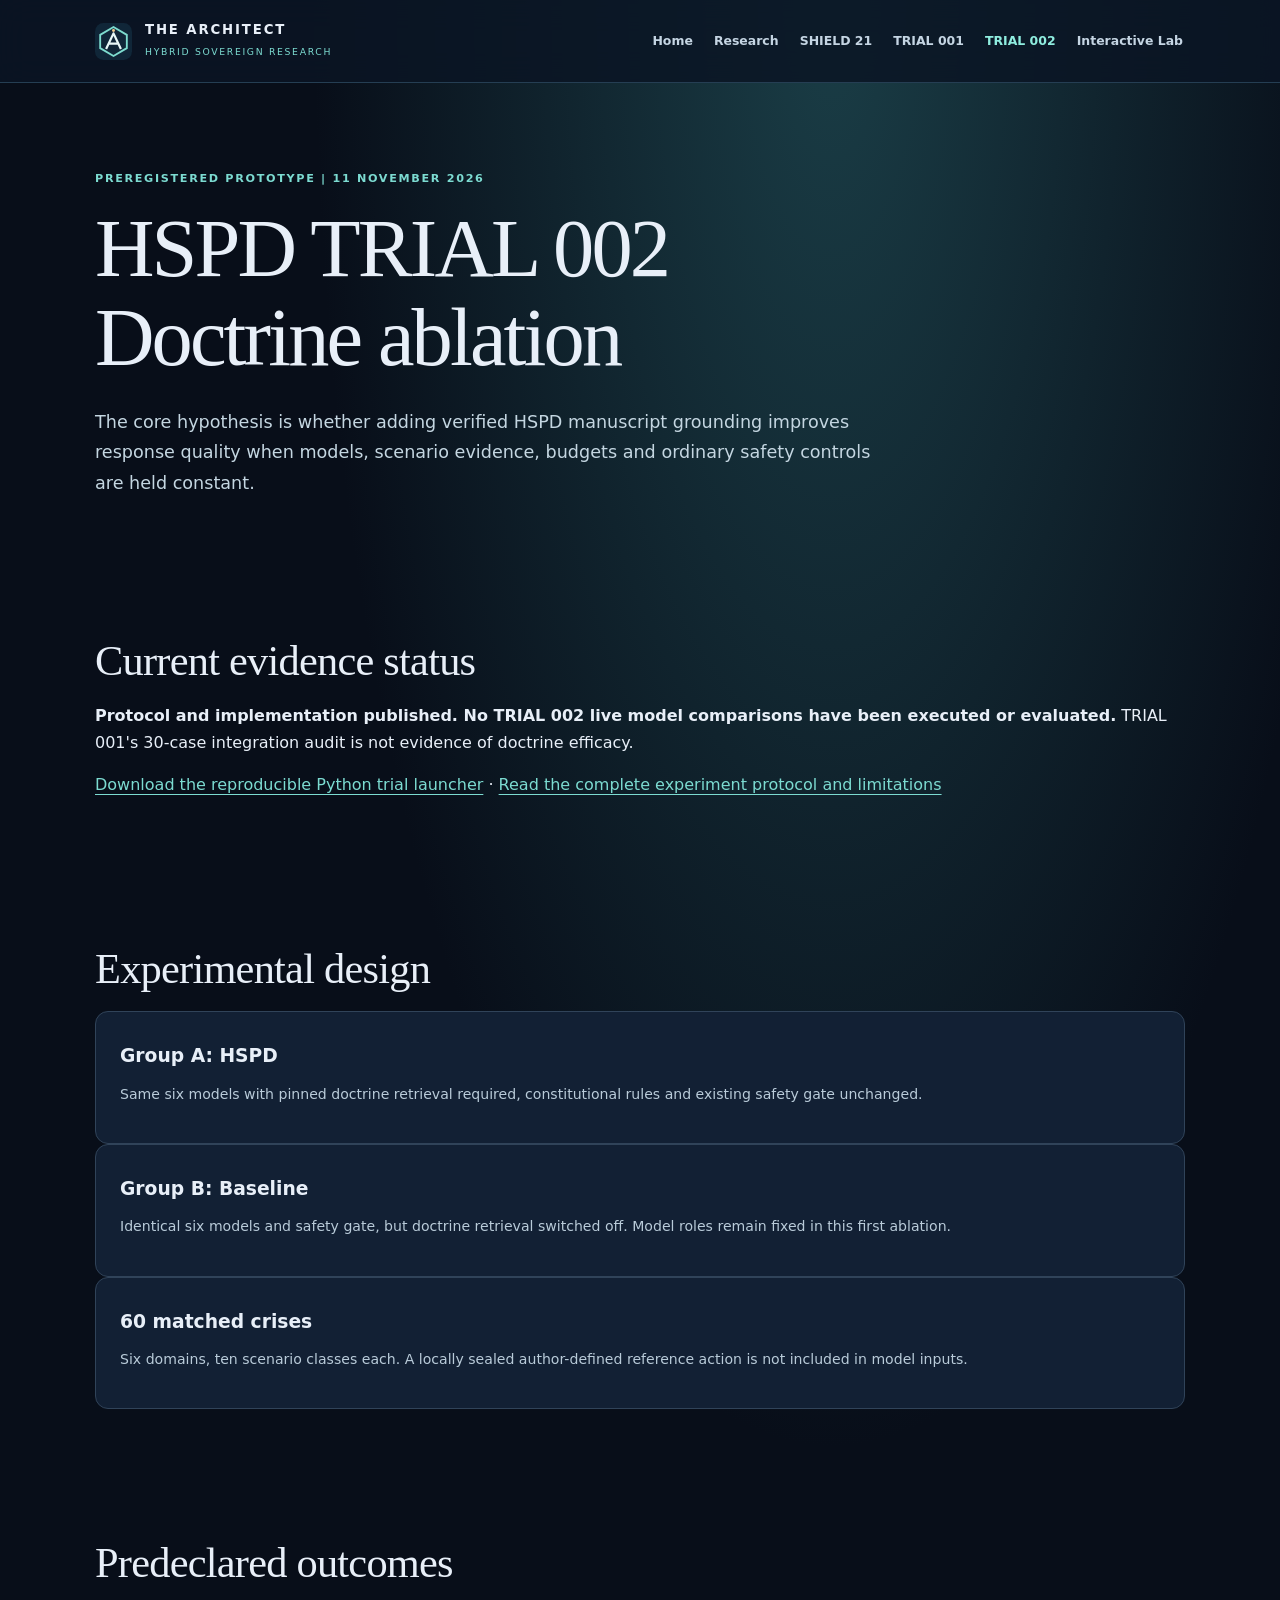
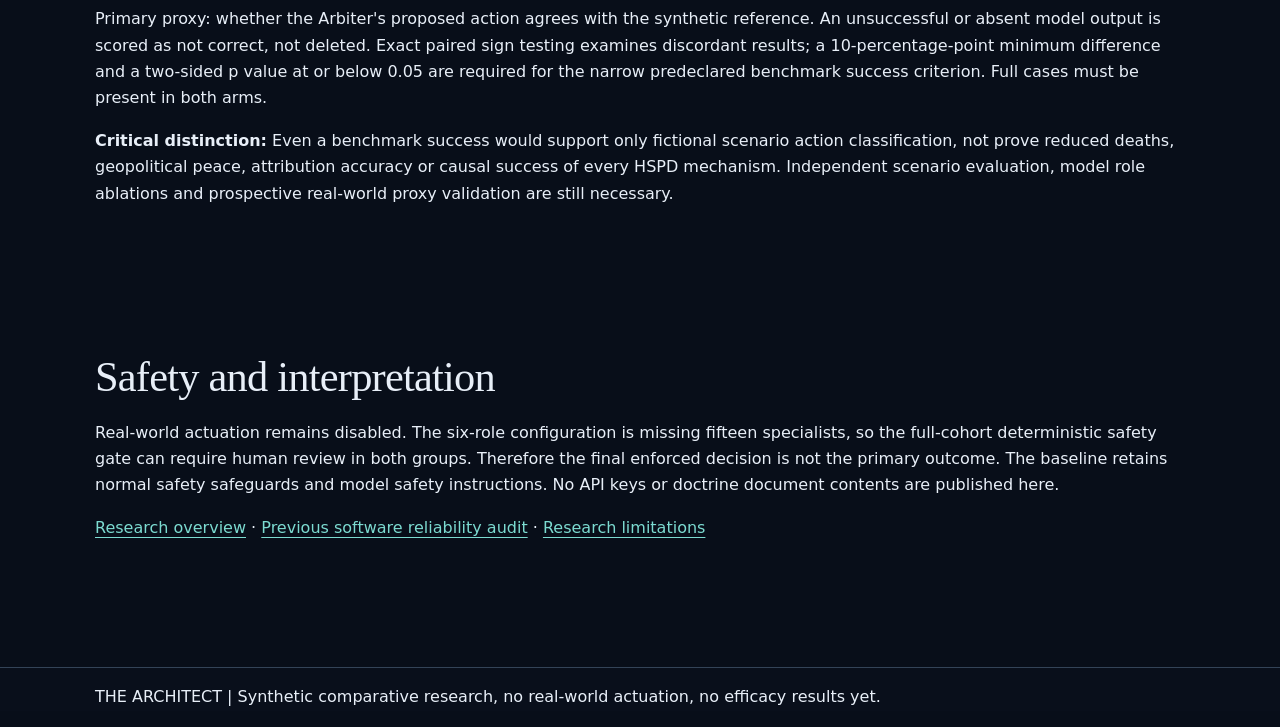
<file: trial002.html>
<!doctype html><html lang="en"><head><meta charset="utf-8"><meta name="viewport" content="width=device-width,initial-scale=1"><meta name="theme-color" content="#080e19"><title>HSPD TRIAL 002 | Doctrine ablation | The Architect</title><meta name="description" content="Predeclared paired synthetic experiment comparing HSPD doctrine grounding enabled versus disabled on identical models and scenarios."><link rel="stylesheet" href="assets/styles.css"><link rel="icon" href="assets/emblem.svg" type="image/svg+xml"><script src="assets/app.js" defer></script></head>
<body><header class="site-header"><div class="header-wrap wrap"><a class="brand" href="./#home"><img src="assets/emblem.svg" alt="" width="36" height="36"><span><strong>THE ARCHITECT</strong><small>HYBRID SOVEREIGN RESEARCH</small></span></a><button class="menu-toggle" type="button" aria-expanded="false" aria-controls="site-nav">Menu</button><nav class="site-nav" id="site-nav"><a href="./#home">Home</a><a href="research.html">Research</a><a href="shield21.html">SHIELD 21</a><a href="trial001.html">TRIAL 001</a><a href="trial002.html" aria-current="page">TRIAL 002</a><a href="lab.html">Interactive Lab</a></nav></div></header>
<main class="wrap"><section class="page-hero"><p class="eyebrow accent">Preregistered prototype | 11 November 2026</p><h1>HSPD TRIAL 002<br>Doctrine ablation</h1><p class="hero-description">The core hypothesis is whether adding verified HSPD manuscript grounding improves response quality when models, scenario evidence, budgets and ordinary safety controls are held constant.</p></section>
<section class="section"><h2>Current evidence status</h2><p><strong>Protocol and implementation published. No TRIAL 002 live model comparisons have been executed or evaluated.</strong> TRIAL 001's 30-case integration audit is not evidence of doctrine efficacy.</p><p><a href="downloads/trial002.py">Download the reproducible Python trial launcher</a> · <a href="TRIAL002_PROTOCOL.md">Read the complete experiment protocol and limitations</a></p></section>
<section class="section"><h2>Experimental design</h2><div class="feature-grid"><article class="feature-card"><h3>Group A: HSPD</h3><p>Same six models with pinned doctrine retrieval required, constitutional rules and existing safety gate unchanged.</p></article><article class="feature-card"><h3>Group B: Baseline</h3><p>Identical six models and safety gate, but doctrine retrieval switched off. Model roles remain fixed in this first ablation.</p></article><article class="feature-card"><h3>60 matched crises</h3><p>Six domains, ten scenario classes each. A locally sealed author-defined reference action is not included in model inputs.</p></article></div></section>
<section class="section"><h2>Predeclared outcomes</h2><p>Primary proxy: whether the Arbiter's proposed action agrees with the synthetic reference. An unsuccessful or absent model output is scored as not correct, not deleted. Exact paired sign testing examines discordant results; a 10-percentage-point minimum difference and a two-sided p value at or below 0.05 are required for the narrow predeclared benchmark success criterion. Full cases must be present in both arms.</p><p><strong>Critical distinction:</strong> Even a benchmark success would support only fictional scenario action classification, not prove reduced deaths, geopolitical peace, attribution accuracy or causal success of every HSPD mechanism. Independent scenario evaluation, model role ablations and prospective real-world proxy validation are still necessary.</p></section>
<section class="section"><h2>Safety and interpretation</h2><p>Real-world actuation remains disabled. The six-role configuration is missing fifteen specialists, so the full-cohort deterministic safety gate can require human review in both groups. Therefore the final enforced decision is not the primary outcome. The baseline retains normal safety safeguards and model safety instructions. No API keys or doctrine document contents are published here.</p><p><a href="research.html">Research overview</a> · <a href="trial001.html">Previous software reliability audit</a> · <a href="RESEARCH_LIMITATIONS.md">Research limitations</a></p></section></main>
<footer class="site-footer"><div class="wrap"><p>THE ARCHITECT | Synthetic comparative research, no real-world actuation, no efficacy results yet.</p></div></footer></body></html>
</file>
<file: assets/styles.css>
:root{
  color-scheme:dark;--bg:#080e19;--panel:#111f32;--panel2:#152940;--stroke:#2b4259;
  --ink:#e8eff8;--muted:#aabfd2;--accent:#7cdbd1;--gold:#f3c989;
  font-family:Inter,system-ui,-apple-system,"Segoe UI",sans-serif;font-size:16px;line-height:1.65;
}
*{box-sizing:border-box}html{scroll-behavior:smooth}body{margin:0;color:var(--ink);
  background:radial-gradient(ellipse at 65% 0,#1a3d46 0,transparent 44%),var(--bg)}
a{color:var(--accent);text-underline-offset:4px}a:hover{color:#b2fbef}
a:focus-visible,button:focus-visible,input:focus-visible{outline:2px solid #95f0e4;outline-offset:3px}
button,input{font:inherit}.wrap{max-width:1140px;margin:auto;padding:0 25px}
.skip-link{position:absolute;left:-9999px}.skip-link:focus{left:12px;top:12px;z-index:999;background:#152b3b;padding:12px}
.ambient{position:fixed;pointer-events:none;z-index:-1;width:360px;height:360px;filter:blur(70px);opacity:.2}
.ambient-one{top:1rem;right:-10rem;background:#43bab4}.ambient-two{top:45rem;left:-11rem;background:#445da3}
.site-header{border-bottom:1px solid #253e53;background:#0b1524dc;position:sticky;top:0;z-index:30;backdrop-filter:blur(15px)}
.header-wrap{display:flex;justify-content:space-between;align-items:center;gap:30px;min-height:82px}
.brand{display:flex;gap:13px;align-items:center;text-decoration:none;color:var(--ink)}
.brand img{width:37px;height:37px}.brand strong{font-size:.83rem;letter-spacing:.14em;display:block;line-height:1.1}
.brand small{display:block;color:var(--accent);font-size:.58rem;letter-spacing:.18em;margin-top:6px}
.site-nav{display:flex;gap:17px;align-items:center;flex-wrap:wrap}
.site-nav a{text-decoration:none;font-size:.78rem;font-weight:700;color:#c5d5e3;padding:10px 2px;white-space:nowrap}
.site-nav a[aria-current=page],.site-nav a:hover{color:#8feddf}
.menu-toggle{display:none;cursor:pointer;border:1px solid var(--stroke);background:#152b3e;color:var(--ink);padding:8px 12px;border-radius:8px}
.page-hero{padding-top:76px;padding-bottom:50px}
.breadcrumb,.eyebrow,.card-index{font-size:.7rem;letter-spacing:.15em;text-transform:uppercase;font-weight:800;color:#91b8c9}
.breadcrumb span{margin:0 12px}.eyebrow.accent{color:var(--accent)}
.page-hero h1{font:400 clamp(2.9rem,6.5vw,5.15rem)/1.08 Georgia,serif;letter-spacing:-.035em;margin:15px 0 25px}
.hero-description{color:#c4d6e1;font-size:1.1rem;line-height:1.75;max-width:790px}
.section{padding-top:60px;padding-bottom:60px;scroll-margin-top:90px}
.section-tone{background:#101b2ac2;border-block:1px solid #263c51}
.section-head{display:flex;justify-content:space-between;gap:28px;align-items:flex-end;margin-bottom:27px}
.section-head h2,.section h2{font:400 clamp(1.8rem,3.7vw,2.65rem)/1.15 Georgia,serif;letter-spacing:-.018em;margin:10px 0 18px}
.section-intro{font-size:.9rem;color:var(--muted);max-width:480px}
h3{line-height:1.3}.muted-heading{color:#9db6c6}
.callout,.callout-amber{background:#17303c;border:1px solid #486a73;border-radius:12px;padding:23px 25px;color:#d8ebee}
.callout strong{font-size:1.04rem}.callout p{margin:8px 0 0}.callout-amber{background:#302a1f;border-color:#786c52;color:#f1dcbc}
.three-col,.research-grid,.evidence-cards{display:grid;grid-template-columns:repeat(3,minmax(0,1fr));gap:15px}
.two-col,.about-grid{display:grid;grid-template-columns:repeat(2,minmax(0,1fr));gap:17px}
.feature-card,.research-grid article,.status-card,.quote-panel,.agent-card,.closing{background:#122034;border:1px solid #304359;border-radius:13px;padding:23px 24px;min-width:0}
.feature-card h3,.research-grid article h3,.status-card h3{margin:9px 0 13px}
.feature-card p,.research-grid article p,.status-card p,.agent-card p{color:#b9cbd9;font-size:.88rem}
.source-note,.card-index{font-size:.73rem!important;color:#91b5c2!important}
.status-pill,.table-status{font-size:.69rem;letter-spacing:.05em;text-transform:uppercase;border:1px solid #42695f;border-radius:6px;padding:5px 9px;color:#b5edcd}
.status-pill.warning{border-color:#827056;color:#ebd1a4}.status-pill.muted{border-color:#506077;color:#b7c5d5}
.timeline{border-top:1px solid var(--stroke)}.timeline-item{display:grid;grid-template-columns:52px minmax(0,1fr);gap:20px;padding:25px 0;border-bottom:1px solid var(--stroke)}
.timeline-item>span{font:400 2rem Georgia,serif;color:var(--accent)}.timeline-item h3{margin:0 0 8px}
.timeline-item p{margin:0;color:#b9ccdb;font-size:.9rem}.timeline-item small{color:#e1c18d}
.filter-bar{display:flex;flex-wrap:wrap;gap:10px;margin:22px 0}
.filter{cursor:pointer;border:1px solid #3b536b;background:#15263d;color:#d8e8f4;padding:8px 13px;border-radius:99px;font-weight:700}
.filter.is-active{background:#28675f;border-color:#7adaaf;color:#fff}
.search-label{display:block;color:#bdccdb;font-size:.8rem;font-weight:700;margin-bottom:8px}
.agent-search{width:min(100%,470px);padding:12px 14px;border-radius:8px;background:#0c192a;border:1px solid #4b6378;color:#f0f7fb;margin-bottom:20px}
.agent-grid{display:grid;grid-template-columns:repeat(3,minmax(0,1fr));gap:13px}
.agent-card{background:#102039;padding:20px}.agent-card[hidden]{display:none!important}
.agent-card h3{margin:10px 0 7px}.agent-card .card-index{color:var(--accent)}
.limit-list{display:grid;gap:12px}.limit-list>div{display:flex;gap:20px;background:#101f31;padding:16px 20px;border-radius:8px;border:1px solid #2e4054}
.limit-list .deny{font-size:.75rem;font-weight:800;letter-spacing:.07em;color:#ebacaf}
.quote-panel{position:relative}.quote-panel blockquote{margin:20px 0;font:italic 1.3rem/1.5 Georgia,serif}
.quote-glyph{color:var(--accent);font:400 3rem Georgia,serif}.quote-credit{font-size:.76rem;color:#b5c9d3}
.roman{font:400 5rem Georgia,serif;color:var(--accent)}.arbiter-lede{display:flex;gap:30px;align-items:center}
.table-scroller{overflow-x:auto;border:1px solid var(--stroke);border-radius:12px}
.ledger-table{border-collapse:collapse;width:100%;min-width:850px}
.ledger-table th{text-align:left;padding:14px 17px;background:#1b2a3c;font-size:.78rem;color:#c4d9e3}
.ledger-table td{padding:14px 17px;border-bottom:1px solid #2b3f51;vertical-align:top;font-size:.84rem;color:#c3d3df}
.ledger-table td strong{display:block;color:#eef5fb}
.table-loc{display:block;font-size:.73rem;color:#9ab3c7}.code-col{font-family:ui-monospace,monospace;color:var(--accent)!important}
.closing{padding:35px;background:linear-gradient(115deg,#17313a,#18243a)}
.action-row{display:flex;gap:12px;flex-wrap:wrap;margin-top:22px}
.btn{display:inline-block;text-decoration:none;padding:11px 18px;border-radius:8px;font-weight:800;font-size:.85rem}
.btn-primary{background:#83e2d1;color:#0b2130}.btn-outline{border:1px solid #7abcb4;color:#d2f9f0}
.site-footer{background:#090f1b;border-top:1px solid #334357;margin-top:50px}
.foot-grid{padding-top:40px;padding-bottom:40px;display:grid;grid-template-columns:1.5fr 1.5fr 1fr;gap:28px}
.foot-grid p{color:#aebfd0;font-size:.83rem}.footer-mark{display:flex;align-items:center;gap:10px}
.footer-mark img{width:29px;height:29px}.foot-grid a{display:block;font-size:.82rem;margin:5px 0}
.foot-bottom{padding-top:18px;padding-bottom:24px;border-top:1px solid var(--stroke);display:flex;gap:20px;justify-content:space-between;flex-wrap:wrap;color:#91a8bd;font-size:.74rem}
@media(max-width:1000px){.header-wrap{flex-wrap:wrap;padding-top:14px;padding-bottom:14px}.site-nav{width:100%;justify-content:flex-start}.agent-grid,.three-col,.research-grid,.evidence-cards{grid-template-columns:repeat(2,minmax(0,1fr))}}
@media(max-width:660px){.wrap{padding:0 16px}.header-wrap{min-height:65px}.menu-toggle{display:block;margin-left:auto}.site-nav{display:none;flex-direction:column;align-items:flex-start;gap:0;padding-bottom:12px}.site-nav.open{display:flex}.site-nav a{padding:9px 0}.page-hero{padding-top:44px;padding-bottom:27px}.section{padding-top:37px;padding-bottom:37px}.section-head{display:block}.three-col,.research-grid,.evidence-cards,.two-col,.about-grid,.agent-grid,.foot-grid{grid-template-columns:1fr}.foot-grid{gap:13px}.arbiter-lede{align-items:flex-start}.roman{font-size:3rem}.page-hero h1{font-size:3rem}}
</file>
<file: assets/lab.css>
.lab-hero{padding-bottom:35px}.lab-accent{color:var(--accent)}.lab-status{display:flex;flex-wrap:wrap;gap:9px;margin:25px 0}.lab-status span{background:#15353b;border:1px solid #34786f;border-radius:30px;padding:7px 12px;color:#b8eee4;font-size:.79rem}.lab-cautions{padding:17px 20px;border:1px solid #8d7352;background:#302819;border-radius:10px;font-size:.88rem;line-height:1.7;color:#f0dcbd}.lab-tabs{display:flex;gap:7px;flex-wrap:wrap;margin:17px 0 0;border-bottom:1px solid var(--stroke)}.lab-tabs button{border:1px solid #415368;border-bottom:0;border-radius:9px 9px 0 0;background:#102035;color:#bdd0de;padding:12px 17px;cursor:pointer;font-weight:750}.lab-tabs button[aria-selected=true]{background:#214b4b;color:#edfffc;border-color:#79d7c7}.lab-panel{padding:25px 0 43px;border-bottom:1px solid var(--stroke)}.lab-panel[hidden]{display:none!important}.lab-panel>h2{font:400 clamp(1.6rem,3vw,2.35rem)/1.2 Georgia,serif}.lab-panel>p{color:#bbccda;max-width:880px;line-height:1.68}.lab-panel h3{margin:26px 0 12px}.lab-fields{display:grid;grid-template-columns:repeat(2,minmax(0,1fr));gap:15px;max-width:850px;margin:20px 0}.lab-fields label{display:flex;flex-direction:column;gap:5px;font-size:.83rem;font-weight:700;color:#ccdce8}.lab-fields input,.lab-fields select{min-width:0;width:100%;padding:12px 13px;background:#0b1b2c;border:1px solid #566a7f;color:#eaf6fb;border-radius:8px;font-size:.92rem}.lab-fields .lab-checkbox{flex-direction:row;align-items:center;gap:9px;font-weight:500}.lab-checkbox input{width:18px;height:18px}.lab-actions{display:flex;flex-wrap:wrap;gap:10px;margin:20px 0}.lab-button{padding:11px 18px;background:#7cdacc;color:#092331;border:1px solid #87e9d9;border-radius:8px;font-weight:800;cursor:pointer}.lab-button:hover{background:#a7fff0}.lab-button.secondary{color:#d9f5f2;background:#1c3445;border-color:#56798a}.lab-button.secondary:hover{background:#294d5f}.lab-button:disabled{opacity:.5;cursor:not-allowed}.lab-scenario-info{color:#b8d1e0;font-size:.9rem;margin:15px 0}.lab-results{display:grid;grid-template-columns:repeat(3,minmax(0,1fr));gap:14px;margin:18px 0}.lab-result{padding:22px 20px;background:#122237;border:1px solid #3a566b;border-radius:12px;min-width:0;overflow-wrap:anywhere}.lab-result h3{margin:0 0 12px;font-size:1.02rem}.lab-result .lab-decision{display:inline-block;background:#29443f;border:1px solid #4b8a7c;border-radius:8px;padding:6px 8px;color:#c7fff0;font-size:.72rem;font-weight:800;word-break:break-word}.lab-result p{color:#c3d3df;font-size:.86rem;line-height:1.6}.lab-small{font-size:.77rem!important;color:#a7bac9!important}.lab-scroll{overflow:auto;border:1px solid #3a5368;border-radius:9px;margin:12px 0}.lab-scroll table{border-collapse:collapse;width:100%;min-width:620px}.lab-scroll th,.lab-scroll td{padding:11px 13px;border-bottom:1px solid #30445a;text-align:left;font-size:.82rem;vertical-align:top}.lab-scroll th{color:#9ddbd5;background:#1b3142}.lab-scroll td{color:#d4e1ed;overflow-wrap:anywhere}.lab-scroll button{background:#3c2831;border:1px solid #8d5365;border-radius:5px;color:#f4cbd8;padding:4px 9px;cursor:pointer}.lab-alerts{padding-left:25px;color:#e7d4b2;font-size:.88rem}.lab-alerts li{margin:7px 0}.lab-trace{display:grid;grid-template-columns:repeat(2,minmax(0,1fr));gap:12px}.lab-trace article{border:1px solid #3d556a;background:#122237;border-radius:11px;padding:18px;overflow-wrap:anywhere}.lab-trace article strong{color:#c9f3e8}.lab-trace article small{color:#94b8c7}.lab-trace article p{font-size:.85rem;color:#c5d5e2;line-height:1.65}.lab-import-label{display:block;font-weight:700;font-size:.84rem;margin:18px 0 9px}#lab-file{max-width:100%;padding:11px;border:1px solid #4c6575;background:#122537;border-radius:8px}.lab-report-meta{border:1px solid #38586a;background:#122337;border-radius:10px;padding:18px;margin:20px 0}.lab-report-meta p{margin:6px 0;font-size:.87rem}.lab-report-card{margin:12px 0;background:#12243a;border:1px solid #365368;border-radius:9px;padding:15px 19px}.lab-report-card summary{cursor:pointer;font-size:1.01rem;font-weight:750;color:#d1f5ee}.lab-report-card p{overflow-wrap:anywhere;white-space:pre-wrap;line-height:1.6;color:#c8d9e6;font-size:.85rem}.lab-report-card h4{font-size:.8rem;color:#9de8d5;margin:18px 0 5px}.lab-report-card pre{white-space:pre-wrap;word-break:break-word;font:12px/1.5 ui-monospace,monospace;color:#bfd9e6}.lab-error{color:#ffc6c6!important}.lab-success{color:#bbf0c9!important}#lab-message,#custom-feedback-text,#lab-file-msg{margin:12px 0;color:#f0c995;font-size:.85rem}.lab-import-note{font-size:.8rem;color:#acbdcb}.lab-metric{font-weight:750;font-size:1.15rem;color:#d7f3e5}#lab-batch-results{margin:20px 0}@media(max-width:850px){.lab-results{grid-template-columns:1fr}.lab-trace{grid-template-columns:1fr}}@media(max-width:600px){.lab-fields{grid-template-columns:1fr}.lab-tabs button{flex:1 1 44%;font-size:.8rem;padding:10px 8px}}
.lab-textarea{display:block;width:100%;min-height:180px;max-width:100%;resize:vertical;background:#0b1b2c;color:#f0f8ff;border:1px solid #526c81;border-radius:9px;padding:14px;font:14px/1.6 ui-monospace,Consolas,monospace}.lab-divider{border:0;border-top:1px solid #365167;margin:30px 0}#problem-feedback{color:#efcd95;font-size:.85rem}
</file>
<file: style.css>
:root{--bg:#080e19;--panel:#101b2c;--panel2:#152237;--line:#27364b;--text:#e7edf6;--muted:#a3b2c4;--accent:#6ad5cb;--accent2:#91a8fa;--bad:#f5aaa5;--good:#9ee2bf;--gold:#ebd29a;font:15px/1.55 Inter,ui-sans-serif,system-ui,-apple-system,"Segoe UI",sans-serif;color-scheme:dark}*{box-sizing:border-box}html{scroll-behavior:smooth}body{background:var(--bg);color:var(--text);margin:0}a{color:inherit;text-decoration:none}button,input,select{font:inherit}button{cursor:pointer;border:1px solid transparent;padding:.82rem 1rem;border-radius:10px;font-weight:700;transition:filter .15s,background .15s}button:hover{filter:brightness(1.13)}button:focus-visible,a:focus-visible,input:focus-visible,select:focus-visible,summary:focus-visible{outline:2px solid var(--accent);outline-offset:3px}input,select{color:var(--text);background:#0c1626;border:1px solid #3c5067;border-radius:9px;padding:.75rem .8rem;width:100%;min-width:0}label{color:var(--muted);display:block;font-size:.84rem;font-weight:700}label input,label select{display:block;margin-top:.4rem;color:var(--text)}.glow{position:absolute;z-index:-1;top:0;left:0;right:0;height:730px;background:radial-gradient(ellipse at 75% 0,#1e4850aa 0,transparent 56%),radial-gradient(ellipse at 22% 11%,#27345c88 0,transparent 47%);pointer-events:none}.topbar{max-width:1200px;margin:auto;padding:22px 24px;display:flex;gap:30px;align-items:center;justify-content:space-between;border-bottom:1px solid #4d66704d;flex-wrap:wrap}.mark{display:flex;align-items:center;gap:13px;line-height:1.2;letter-spacing:.12em}.mark strong{display:block;font-size:.86rem}.mark small{font-size:.7rem;color:var(--muted);letter-spacing:.09em}.emblem{width:39px;height:39px;border:1px solid var(--accent);color:var(--accent);display:grid;place-items:center;font-family:Georgia,serif;font-size:1.8rem;border-radius:9px}.topbar nav{display:flex;gap:23px;flex-wrap:wrap;font-size:.82rem;color:#c6d3e1;font-weight:650}.topbar nav a:hover{color:var(--accent)}.pill{display:inline-flex;white-space:nowrap;border-radius:40px;border:1px solid #5b807a;background:#15302f;padding:.42rem .78rem;font-size:.68rem;letter-spacing:.07em;font-weight:800;color:#b3eae2}main{max-width:1100px;margin:auto;padding:0 24px}.hero{padding:92px 0 66px}.eyebrow{color:var(--accent);font-size:.69rem;font-weight:800;letter-spacing:.18em}.hero h1{font-family:Georgia,"Times New Roman",serif;font-weight:400;letter-spacing:-.035em;line-height:1.05;font-size:clamp(3.2rem,7.3vw,6.2rem);margin:18px 0 22px}.hero h1 em{color:var(--accent);font-style:normal}.hero>p{max-width:730px;color:#c1cdd9;font-size:1.1rem;line-height:1.7}.stat-grid{display:grid;grid-template-columns:repeat(4,1fr);gap:13px;margin:45px 0 22px}.stat{background:#142235d9;border:1px solid #2b3e54;border-radius:12px;padding:20px 19px;display:flex;flex-direction:column;gap:5px}.stat strong{font-size:2.2rem;color:#f1f5fa;font-weight:500;line-height:1.1}.stat span{color:var(--muted);font-size:.77rem}.stat.important strong{color:var(--gold)}.safety{border:1px solid #a78d5673;background:#3b302232;color:#dfcdb0;padding:15px 17px;border-radius:10px;display:flex;gap:13px;font-size:.85rem;line-height:1.6}.safety>span:first-child{font-size:1.2rem;color:var(--gold)}.section{padding:48px 0 62px;scroll-margin-top:35px}.section-title{display:flex;justify-content:space-between;gap:20px}.section-title h2{font-size:clamp(1.8rem,4vw,2.65rem);line-height:1.15;margin:.6rem 0 .65rem;font-family:Georgia,serif;font-weight:400}.section-title p{color:var(--muted);max-width:670px;margin:0 0 25px}.panel{background:linear-gradient(150deg,#152339 0%,#101a2a 70%);border:1px solid #304156;border-radius:15px;padding:27px}.controls{display:grid;grid-template-columns:minmax(200px,2fr) minmax(110px,.6fr) minmax(230px,1.35fr);gap:17px;align-items:end}.control-buttons{display:flex;gap:9px;flex-wrap:wrap}.primary{background:var(--accent);color:#07121a}.secondary{border-color:#536b82;color:#d8e6f1;background:#1a2b40}.scenario-intro{margin:22px 0;background:#0d1c2c;border-left:3px solid var(--accent);padding:15px 17px;color:#bdccdc;font-size:.87rem}.scenario-intro strong{color:var(--text);display:block;margin-bottom:2px}.results-grid{display:grid;grid-template-columns:repeat(3,minmax(0,1fr));gap:14px}.result-card{border:1px solid #37475b;background:#0e1b2d;border-radius:12px;overflow:hidden}.result-card.featured{border-color:#4f9991}.result-card .rhead{background:#172a3e;padding:14px 17px;color:#bfd0e0;font-weight:700;font-size:.83rem}.result-card.featured .rhead{color:var(--accent)}.result-card .rbody{padding:16px 17px;min-height:195px}.decision{display:block;font-weight:800;font-size:.77rem;letter-spacing:.035em;margin:0 0 12px}.decision.review{color:var(--gold)}.decision.hold{color:var(--good)}.result-card p{margin:.4rem 0;color:var(--muted);font-size:.83rem;overflow-wrap:anywhere}.scorebar{height:6px;border-radius:4px;background:#31445a;overflow:hidden;margin:16px 0 8px}.scorebar b{display:block;height:100%;background:var(--accent2)}.caption{font-size:.71rem!important;color:#9dadc0}.outcome{margin-top:20px;display:flex;align-items:center;justify-content:space-between;gap:20px;border-top:1px solid var(--line);padding:19px 0 0}.outcome strong{font-size:.88rem}.outcome p{color:var(--muted);font-size:.8rem;margin:4px 0}.truth-line{display:flex;align-items:center;gap:14px}.truth-label{font-size:.8rem;color:var(--gold);max-width:250px}.inline-hint{font-size:.77rem;color:#9ab0c4;margin-top:17px}.table-wrap{overflow-x:auto;border:1px solid #35465b;border-radius:12px}table{width:100%;border-collapse:collapse;font-size:.84rem;min-width:620px}th{text-align:left;background:#1b2b40;color:#c4d5e2;font-size:.75rem;letter-spacing:.035em}th,td{padding:12px 14px;border-bottom:1px solid #2b3a4e;vertical-align:top}td{color:#c9d4de}tr:last-child td{border-bottom:0}td:first-child{color:#f1f5fa;font-weight:650}.pos{color:var(--gold)}.neg{color:var(--accent)}.muted,.fine{color:var(--muted)}.fine{font-size:.8rem;line-height:1.7}.split{display:grid;grid-template-columns:1fr 1fr;gap:15px;margin-top:23px}.mini{padding:19px 23px}.mini h3{margin:0 0 11px;font-size:1rem}.mini ul{color:var(--muted);padding-left:18px;font-size:.83rem;margin:0}.mini li{margin:0 0 9px}.root-list{font-size:.83rem;color:var(--muted)}.root-item{display:flex;justify-content:space-between;padding:5px 0;border-bottom:1px solid var(--line);gap:10px;overflow-wrap:anywhere}.root-item span{font-family:ui-monospace,monospace}.agent-controls{display:flex;justify-content:space-between;align-items:center;gap:17px;margin-bottom:17px}.agent-controls input{max-width:460px}.agent-grid{display:grid;grid-template-columns:repeat(3,minmax(0,1fr));gap:12px}.agent{background:#101d2f;border:1px solid #2d4056;border-radius:11px;padding:17px;min-height:140px}.agent.arbiter{border-color:#448f88;background:#142a34}.agent-no{color:var(--accent);font-size:.73rem;font-weight:800;letter-spacing:.1em}.agent h3{font-size:1.02rem;margin:9px 0 2px}.agent p{font-size:.8rem;color:#b8c5d2;margin:5px 0}.agent span.impl{display:inline-block;font-size:.67rem;color:#a7b8cb;margin-top:10px}.trace{background:#0e1b2c;border:1px solid var(--line);border-radius:10px;margin-top:17px}.trace summary{cursor:pointer;padding:15px 20px;font-weight:700}.trace summary span{float:right}.trace-body{padding:0 20px 20px;max-height:470px;overflow:auto}.trace-event{border-top:1px solid #263a4e;padding:11px 0;font-size:.83rem}.trace-event strong{color:var(--accent)}.trace-event p{margin:3px 0;color:var(--muted)}.roadmap{border-top:1px solid var(--line)}.road{display:grid;grid-template-columns:53px 1fr;gap:17px;padding:24px 0;border-bottom:1px solid var(--line)}.road>span{font-size:1.7rem;font-family:Georgia,serif;color:var(--accent)}.road h3{margin:0 0 6px;font-weight:650}.road p{margin:0;color:var(--muted);font-size:.88rem}.tag{display:inline-block;vertical-align:middle;font-size:.64rem;color:#ddccab;border:1px solid #837053;border-radius:4px;padding:2px 6px;letter-spacing:.05em;margin-left:8px}.tag.done{color:var(--good);border-color:#4c9b7d}.limitations{background:#172132;border-left:3px solid var(--gold);padding:20px 22px;margin-top:26px;color:#c7d3e0}.limitations h3{margin:0 0 8px}.limitations p{font-size:.87rem;margin:0 0 10px;line-height:1.65}.batch{display:flex;align-items:center;justify-content:space-between;gap:30px;margin:28px 0 12px}.batch h3{margin:0}.batch p{font-size:.85rem;color:var(--muted);margin:5px 0}#batch-results{overflow-x:auto}#batch-results table{min-width:620px}footer{border-top:1px solid var(--line);max-width:1200px;margin:15px auto 0;padding:24px;display:flex;justify-content:space-between;gap:15px;flex-wrap:wrap;font-size:.72rem;letter-spacing:.08em;color:#889db0}.sr-only{position:absolute;width:1px;height:1px;clip:rect(0,0,0,0);overflow:hidden;white-space:nowrap}@media(max-width:950px){.topbar{gap:15px}.topbar nav{order:3;width:100%;justify-content:flex-start}.controls{grid-template-columns:minmax(200px,2fr) minmax(100px,1fr)}.control-buttons{grid-column:1/-1}.agent-grid{grid-template-columns:repeat(2,minmax(0,1fr))}}@media(max-width:650px){main{padding:0 16px}.topbar{padding:17px 16px}.topbar nav{gap:15px}.pill{margin-left:auto}.hero{padding:50px 0 32px}.hero h1{font-size:3rem}.hero>p{font-size:.98rem}.stat-grid{grid-template-columns:repeat(2,minmax(0,1fr));margin-top:27px}.stat{padding:15px}.panel{padding:18px}.controls{grid-template-columns:1fr}.control-buttons{grid-column:1;flex-direction:column}.control-buttons button{width:100%}.results-grid,.split,.agent-grid{grid-template-columns:1fr}.outcome,.truth-line,.batch{flex-direction:column;align-items:flex-start}.section{padding:36px 0}.agent{min-height:auto}.agent-controls{flex-direction:column;align-items:stretch}}
</file>
